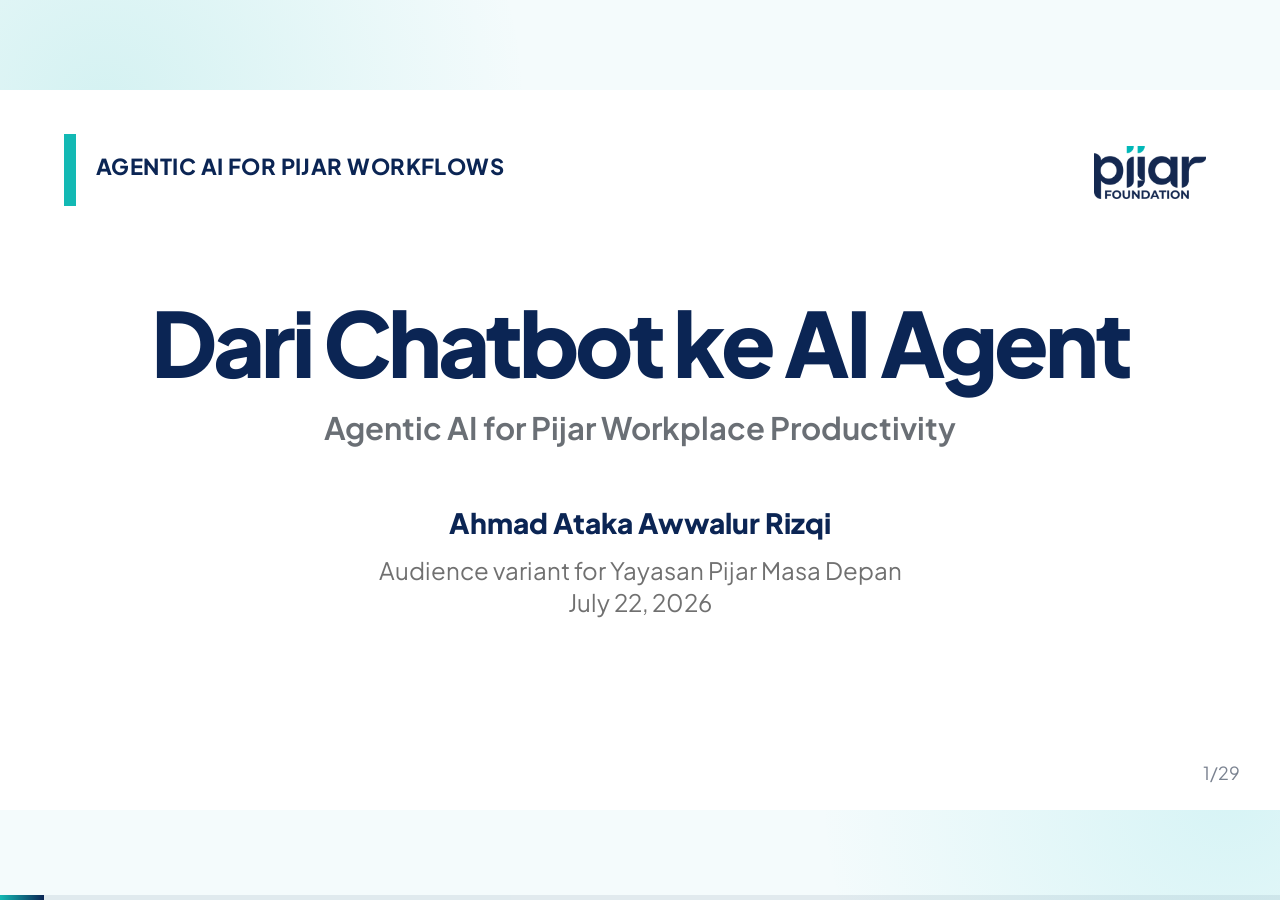
<file: pijar-ai/index.html>
<!doctype html>
<html lang="id">
<head>
  <meta charset="utf-8">
  <meta name="viewport" content="width=device-width, initial-scale=1">
  <title>Dari Chatbot ke AI Agent - Pijar</title>
  <link rel="preconnect" href="https://fonts.googleapis.com">
  <link rel="preconnect" href="https://fonts.gstatic.com" crossorigin>
  <link href="https://fonts.googleapis.com/css2?family=Plus+Jakarta+Sans:wght@400;500;650;750;800&display=swap" rel="stylesheet">
  <style>
    :root {
      --navy: #0b2554;
      --teal: #13b9b4;
      --teal-2: #2fcad0;
      --sky: #e8fbfc;
      --line: #cbecef;
      --ink: #10254b;
      --muted: #667085;
      --paper: #ffffff;
      --soft: #f6fbfc;
      --shadow: 0 18px 50px rgba(11, 37, 84, 0.13);
      --radius: 24px;
    }

    * { box-sizing: border-box; }

    html, body {
      margin: 0;
      min-height: 100%;
      background:
        radial-gradient(circle at 8% 12%, rgba(19, 185, 180, 0.14), transparent 30%),
        radial-gradient(circle at 96% 88%, rgba(47, 202, 208, 0.15), transparent 28%),
        #f4fbfc;
      color: var(--ink);
      font-family: Plus Jakarta Sans, Avenir Next, Helvetica Neue, Helvetica, Arial, sans-serif;
      overflow: hidden;
    }

    a { color: var(--navy); }

    .deck {
      width: 100vw;
      height: 100vh;
      position: relative;
    }

    .slide {
      display: none;
      width: min(1280px, 100vw);
      height: min(720px, 100vh);
      padding: 56px 72px 52px;
      margin: auto;
      inset: 0;
      position: absolute;
      background: var(--paper);
      border-radius: 0;
      overflow: hidden;
    }

    .slide.active { display: block; }

    .slide::before {
      content: "";
      position: absolute;
      top: 112px;
      left: 168px;
      right: 168px;
      height: 3px;
      background: var(--teal);
      border-radius: 999px;
    }

    .title-slide::before,
    .plain-slide::before { display: none; }

    .pijar-logo {
      position: absolute;
      top: 56px;
      right: 74px;
      width: 112px;
      height: auto;
    }

    .meme-slide {
      padding: 0;
      display: none;
      align-items: center;
      justify-content: center;
    }

    .meme-slide.active { display: flex !important; }

    .meme-slide img {
      width: auto;
      height: min(88vh, 640px);
      max-width: calc(100vw - 96px);
      max-height: calc(100vh - 72px);
      object-fit: contain;
      display: block;
    }

    .qr-slide {
      text-align: center;
      display: none;
      place-items: center;
      padding: 48px 72px;
    }

    .qr-slide.active { display: grid; }

    .qr-wrap {
      display: flex;
      flex-direction: column;
      align-items: center;
      gap: 34px;
    }

    .qr-wrap img {
      width: min(395px, 58vh);
      height: auto;
      display: block;
    }

    .qr-link {
      color: var(--navy);
      font-family: SFMono-Regular, Menlo, Consolas, monospace;
      font-size: 30px;
      line-height: 1.2;
      text-decoration: none;
    }

    .brand-tag {
      position: absolute;
      top: 62px;
      left: 96px;
      color: var(--navy);
      font-weight: 750;
      letter-spacing: 0.02em;
      font-size: 22px;
    }

    .brand-tag::before {
      content: "";
      width: 12px;
      height: 72px;
      background: var(--teal);
      position: absolute;
      left: -32px;
      top: -18px;
    }

    h1, h2, h3, p { margin-top: 0; }

    h1 {
      font-size: clamp(54px, 7vw, 94px);
      line-height: 0.98;
      color: var(--navy);
      letter-spacing: -0.045em;
      margin: 152px 0 22px;
      font-weight: 800;
    }

    h2 {
      text-align: center;
      font-size: 42px;
      color: var(--navy);
      letter-spacing: -0.025em;
      margin: 0 0 86px;
      font-weight: 800;
    }

    .long-title h2 { font-size: 39px; }

    .subtitle {
      font-size: 31px;
      color: #6a6f75;
      font-weight: 650;
      margin-bottom: 58px;
    }

    .author {
      font-size: 28px;
      color: var(--navy);
      font-weight: 800;
      margin-bottom: 14px;
    }

    .meta {
      font-size: 24px;
      color: #707070;
      line-height: 1.35;
    }

    .center { text-align: center; }

    .columns {
      display: grid;
      grid-template-columns: repeat(2, minmax(0, 1fr));
      gap: 36px;
      align-items: start;
    }

    .columns.three {
      grid-template-columns: repeat(3, minmax(0, 1fr));
      gap: 22px;
    }

    .columns.four {
      grid-template-columns: repeat(4, minmax(0, 1fr));
      gap: 18px;
    }

    .card, .callout, .mini-card {
      background: var(--sky);
      border: 1px solid var(--line);
      border-radius: 16px;
      box-shadow: 0 10px 26px rgba(11, 37, 84, 0.04);
      overflow: hidden;
    }

    .card-title {
      background: var(--teal);
      color: white;
      font-size: 28px;
      line-height: 1.12;
      padding: 12px 18px;
      font-weight: 800;
    }

    .card-title.navy { background: var(--navy); }

    .card-body {
      padding: 22px 26px 24px;
      font-size: 27px;
      line-height: 1.26;
    }

    .card-body.small { font-size: 21px; line-height: 1.3; }

    .mini-card {
      padding: 22px 18px;
      min-height: 128px;
      text-align: center;
    }

    .mini-card strong {
      display: block;
      color: var(--navy);
      font-size: 25px;
      margin-bottom: 10px;
    }

    .mini-card span {
      font-size: 18px;
      color: var(--muted);
      line-height: 1.28;
    }

    ul, ol {
      margin: 0;
      padding-left: 30px;
    }

    li {
      margin: 0 0 13px;
      font-size: 28px;
      line-height: 1.22;
    }

    .small-list li { font-size: 21px; margin-bottom: 9px; }

    li::marker { color: var(--teal); }

    .big-statement {
      width: min(860px, 88%);
      margin: 120px auto 0;
      text-align: center;
    }

    .big-statement .main {
      color: var(--navy);
      font-size: 58px;
      line-height: 1.05;
      font-weight: 900;
      letter-spacing: -0.035em;
      margin-bottom: 32px;
    }

    .big-statement .accent {
      color: var(--teal);
      font-size: 34px;
      line-height: 1.18;
      font-weight: 900;
      margin-bottom: 34px;
    }

    .quote-box {
      border: 1px solid var(--line);
      background: var(--sky);
      border-radius: 20px;
      padding: 34px;
      font-size: 31px;
      line-height: 1.24;
      font-weight: 750;
      color: var(--navy);
      box-shadow: var(--shadow);
    }

    .tool-row {
      display: grid;
      grid-template-columns: repeat(4, 1fr);
      gap: 28px;
      margin-top: -16px;
    }

    .tool {
      background: var(--soft);
      border: 1px solid var(--line);
      border-radius: 18px;
      padding: 28px 20px 24px;
      min-height: 236px;
      text-align: center;
    }

    .tool img {
      width: 58px;
      height: 58px;
      object-fit: contain;
      margin-bottom: 13px;
    }

    .tool strong {
      display: block;
      color: var(--navy);
      font-size: 22px;
      margin-bottom: 16px;
    }

    .tool p {
      font-size: 17px;
      color: #3c4f68;
      line-height: 1.25;
      margin: 0;
    }

    .code {
      background: #061935;
      color: #e9fcff;
      border-radius: 18px;
      padding: 28px 34px;
      font-family: SFMono-Regular, Menlo, Consolas, monospace;
      font-size: 22px;
      line-height: 1.34;
      white-space: pre-wrap;
      box-shadow: var(--shadow);
    }

    .screenshot {
      display: block;
      max-width: 78%;
      max-height: 420px;
      margin: -14px auto 20px;
      border-radius: 16px;
      box-shadow: var(--shadow);
    }

    .note {
      font-size: 17px;
      color: var(--muted);
      text-align: center;
    }

    .footer {
      position: absolute;
      right: 40px;
      bottom: 26px;
      font-size: 18px;
      color: #7a8290;
    }

    .progress {
      position: fixed;
      left: 0;
      bottom: 0;
      height: 5px;
      width: 100%;
      background: rgba(11, 37, 84, 0.08);
      z-index: 20;
    }

    .bar {
      height: 100%;
      width: 0%;
      background: linear-gradient(90deg, var(--teal), var(--navy));
      transition: width 220ms ease;
    }

    .controls {
      position: fixed;
      z-index: 30;
      left: 24px;
      bottom: 18px;
      display: flex;
      gap: 8px;
      opacity: 0;
      transition: opacity 180ms ease;
    }

    body:hover .controls { opacity: 1; }

    button, .button {
      border: 1px solid rgba(11, 37, 84, 0.14);
      background: rgba(255, 255, 255, 0.86);
      color: var(--navy);
      border-radius: 999px;
      padding: 8px 13px;
      font-weight: 800;
      font-size: 13px;
      text-decoration: none;
      cursor: pointer;
      backdrop-filter: blur(8px);
    }

    .overview {
      overflow: auto;
      background: #eef8fa;
    }

    .overview .deck {
      display: grid;
      grid-template-columns: repeat(auto-fill, minmax(300px, 1fr));
      gap: 24px;
      padding: 24px;
      height: auto;
      overflow: auto;
    }

    .overview .slide {
      display: block;
      position: relative;
      width: 300px;
      height: 169px;
      transform: none;
      padding: 18px;
      cursor: pointer;
      box-shadow: var(--shadow);
      border-radius: 10px;
    }

    .overview .slide::before,
    .overview .footer,
    .overview .pijar-logo,
    .overview .brand-tag { display: none; }

    .overview h1 { font-size: 27px; margin: 30px 0 8px; }
    .overview h2 { font-size: 18px; margin: 0 0 18px; }
    .overview li, .overview .card-body, .overview .mini-card span { font-size: 8px; }
    .overview .card-title { font-size: 10px; padding: 4px; }
    .overview .card-body { padding: 8px; }
    .overview .big-statement { margin-top: 28px; }
    .overview .big-statement .main { font-size: 16px; }
    .overview .big-statement .accent { font-size: 11px; }
    .overview .meme-slide,
    .overview .qr-slide { display: grid; padding: 0; }
    .overview .qr-wrap { gap: 8px; }
    .overview .qr-wrap img { width: 86px; }
    .overview .qr-link { font-size: 8px; }
    .overview .controls, .overview .progress { display: none; }

    .help {
      position: fixed;
      inset: 0;
      background: rgba(4, 16, 38, 0.72);
      color: white;
      z-index: 50;
      display: none;
      place-items: center;
    }

    .help.show { display: grid; }

    .help-card {
      width: min(680px, calc(100vw - 48px));
      background: white;
      color: var(--navy);
      border-radius: 24px;
      padding: 34px;
      box-shadow: var(--shadow);
    }

    .help-card h3 { font-size: 32px; margin-bottom: 18px; }
    .help-card p { font-size: 19px; line-height: 1.45; }

    @media (max-width: 900px) {
      html, body {
        overflow: hidden;
        min-height: 100dvh;
        background:
          radial-gradient(circle at 0% 0%, rgba(19, 185, 180, 0.16), transparent 34%),
          #f4fbfc;
      }

      .deck {
        width: 100%;
        height: 100dvh;
        padding: 12px 12px 82px;
        display: grid;
        place-items: center;
      }

      .slide {
        display: none !important;
        position: relative;
        inset: auto;
        width: min(100%, 680px);
        height: calc(100dvh - 104px);
        min-height: 0;
        margin: 0 auto;
        padding: 28px 22px 34px;
        overflow-y: auto;
        overscroll-behavior: contain;
        border-radius: 22px;
        box-shadow: 0 14px 34px rgba(11, 37, 84, 0.11);
      }

      .slide.active { display: block !important; }

      .slide::before {
        display: none;
      }

      .title-slide {
        min-height: 0;
      }

      h1 {
        margin-top: 132px;
        font-size: clamp(42px, 14vw, 62px);
        line-height: 1.02;
      }

      h2 {
        font-size: clamp(27px, 8vw, 36px);
        margin-bottom: 28px;
        padding-bottom: 18px;
        border-bottom: 2px solid var(--teal);
        line-height: 1.08;
      }

      .long-title h2 { font-size: clamp(25px, 7vw, 33px); }
      .subtitle { font-size: 22px; margin-bottom: 36px; }
      .author { font-size: 20px; }
      .meta { font-size: 17px; }
      .columns, .columns.three, .columns.four, .tool-row { grid-template-columns: 1fr; }
      .columns, .columns.three, .columns.four, .tool-row { gap: 18px; }
      .card-title { font-size: 22px; padding: 11px 15px; }
      .card-body, li { font-size: 20px; }
      .card-body { padding: 18px 18px 20px; }
      .card-body.small, .small-list li { font-size: 17px; }
      li { margin-bottom: 9px; }
      .brand-tag { left: 64px; font-size: 16px; }
      .pijar-logo { width: 82px; top: 46px; right: 30px; }
      .big-statement { margin: 32px auto 0; width: 100%; }
      .big-statement .main { font-size: 34px; }
      .big-statement .accent { font-size: 23px; }
      .quote-box { font-size: 24px; padding: 24px; }
      .mini-card { min-height: auto; }
      .tool-row { margin-top: 0; }
      .tool { min-height: auto; padding: 22px 18px; }
      .code { font-size: 15px; padding: 20px; overflow-x: auto; }
      .screenshot { max-width: 100%; max-height: none; margin: 0 auto 18px; }
      .note { font-size: 14px; }

      .meme-slide {
        height: calc(100dvh - 104px);
        padding: 16px !important;
        align-items: center;
        justify-content: center;
        overflow: hidden;
      }

      .meme-slide.active { display: flex !important; }

      .meme-slide img {
        width: 100%;
        height: auto;
        max-width: 420px;
        max-height: calc(100dvh - 136px);
        border-radius: 18px;
      }

      .qr-slide {
        height: calc(100dvh - 104px);
        padding: 42px 22px !important;
      }

      .qr-wrap { gap: 22px; }
      .qr-wrap img { width: min(78vw, 360px); }
      .qr-link { font-size: 20px; overflow-wrap: anywhere; }
      .footer, .progress { display: none; }

      .controls {
        opacity: 1;
        left: 50%;
        right: auto;
        bottom: max(14px, env(safe-area-inset-bottom));
        transform: translateX(-50%);
        display: flex;
        gap: 10px;
        padding: 8px;
        border: 1px solid rgba(11, 37, 84, 0.12);
        border-radius: 999px;
        background: rgba(255, 255, 255, 0.9);
        box-shadow: 0 12px 30px rgba(11, 37, 84, 0.16);
        backdrop-filter: blur(10px);
      }

      .controls::before {
        content: attr(data-progress);
        align-self: center;
        min-width: 48px;
        color: var(--navy);
        font-size: 14px;
        font-weight: 800;
        text-align: center;
      }

      .controls #overviewBtn,
      .controls #helpBtn,
      .controls .button {
        display: none;
      }

      button {
        font-size: 15px;
        padding: 11px 18px;
      }
    }
  </style>
</head>
<body>
  <main class="deck" id="deck">
    <section class="slide title-slide active">
      <div class="brand-tag">AGENTIC AI FOR PIJAR WORKFLOWS</div>
      <img class="pijar-logo" src="assets/pijar/pijar-logo.png" alt="Pijar Foundation">
      <div class="center">
        <h1>Dari Chatbot ke AI Agent</h1>
        <div class="subtitle">Agentic AI for Pijar Workplace Productivity</div>
        <div class="author">Ahmad Ataka Awwalur Rizqi</div>
        <div class="meta">Audience variant for Yayasan Pijar Masa Depan<br>July 22, 2026</div>
      </div>
      <div class="footer"></div>
    </section>

    <section class="slide plain-slide meme-slide">
      <img src="assets/pijar/microsoft-authenticator-joke.jpeg" alt="Microsoft Authenticator workplace joke">
    </section>

    <section class="slide plain-slide qr-slide">
      <div class="qr-wrap">
        <img src="assets/pijar/pijar-ai-qr.png" alt="QR code to Pijar AI slides">
        <a class="qr-link" href="https://ahmadataka.github.io/pijar-ai/">ahmadataka.github.io/pijar-ai/</a>
      </div>
    </section>

    <section class="slide">
      <h2>Pembuka</h2>
      <div class="columns">
        <div class="card">
          <div class="card-title">Pertanyaan cepat</div>
          <div class="card-body">
            Siapa yang sudah pakai ChatGPT atau Gemini untuk kerja program?
            <ul style="margin-top: 28px;">
              <li>merapikan update mitra?</li>
              <li>menyusun brief program?</li>
              <li>membuat draft policy note?</li>
              <li>tapi apakah workflow tim benar-benar berubah?</li>
            </ul>
          </div>
        </div>
        <div class="quote-box center">
          Impact sudah jalan.<br>
          <span style="color: var(--teal);">Workflow bisa makin cerdas.</span>
          <p style="font-size: 24px; color: var(--muted); margin-top: 28px;">AI bukan gimmick,<br>tapi leverage untuk koordinasi.</p>
        </div>
      </div>
      <div class="footer"></div>
    </section>

    <section class="slide">
      <h2>Pesan Utama Talk Ini</h2>
      <div class="big-statement">
        <div class="main">AI yang berguna bukan<br>yang paling canggih.</div>
        <div class="accent">AI yang berguna adalah yang masuk ke ritme kerja program dengan aman dan jelas.</div>
        <p class="meta">Fokus kita: mempercepat kerja lintas program, mitra, riset, komunikasi, dan evaluasi.</p>
      </div>
      <div class="footer"></div>
    </section>

    <section class="slide long-title">
      <h2>Konteks Pijar: Banyak Knowledge, Banyak Koordinasi</h2>
      <div class="columns">
        <div class="card">
          <div class="card-title">Dari konteks publik Pijar</div>
          <div class="card-body small">
            <ul>
              <li>Pijar memosisikan diri sebagai katalis untuk Indonesia 2045.</li>
              <li>Fokus tematiknya mencakup Future Talent dan Future Planet.</li>
              <li>Program seperti Future Skills, Global Future X, dan Future Lestari membutuhkan orkestrasi multi-stakeholder.</li>
            </ul>
          </div>
        </div>
        <div class="card">
          <div class="card-title navy">Konsekuensi workflow</div>
          <div class="card-body small">
            <ul>
              <li>Banyak catatan program, update mitra, data kegiatan, dan brief strategis.</li>
              <li>Nilai AI muncul saat membantu menyambungkan dokumen, konteks, dan tindak lanjut.</li>
              <li>Kuncinya bukan otomatisasi penuh, tetapi koordinasi yang lebih cepat dan konsisten.</li>
            </ul>
          </div>
        </div>
      </div>
      <p class="note" style="margin-top: 22px;">Disarikan dari laman publik Pijar Foundation dan publikasi program Future Talent Hub/Impact Leaders Fellowship.</p>
      <div class="footer"></div>
    </section>

    <section class="slide long-title">
      <h2>Hasil Review Referensi: Apa Lesson Learned-nya?</h2>
      <div class="columns">
        <div class="card">
          <div class="card-title">Adopsi dan produktivitas</div>
          <div class="card-body small">
            <ul>
              <li>McKinsey (2025): value muncul saat workflow, KPI, dan cara kerja ikut didesain ulang.</li>
              <li>Microsoft WTI (2025): kerja bergeser ke human-agent teams.</li>
              <li>BCG AI at Work (2025): adopsi naik, tetapi training dan trust masih jadi gap.</li>
            </ul>
          </div>
        </div>
        <div class="card">
          <div class="card-title navy">Cara pakai yang lebih aman</div>
          <div class="card-body small">
            <ul>
              <li>NIST AI RMF: govern, map, measure, manage.</li>
              <li>OpenAI guidance: use case jelas, konteks cukup, batas data, review manusia.</li>
              <li>Benang merah: AI butuh konteks, batasan, dan evaluasi.</li>
            </ul>
          </div>
        </div>
      </div>
      <div class="footer"></div>
    </section>

    <section class="slide">
      <h2>Dari Chatbot ke Agent: Mulai dari Obrolan</h2>
      <div class="columns">
        <div class="card">
          <div class="card-title">Chatbot</div>
          <div class="card-body">Pola: kita bertanya, AI menjawab.</div>
        </div>
        <div>
          <div class="quote-box">“Tolong jelaskan cara membuat notulen yang baik.”</div>
          <ul style="margin-top: 30px;">
            <li>hasilnya informatif</li>
            <li>belum tentu langsung siap pakai</li>
            <li>kita masih mengerjakan langkah berikutnya</li>
          </ul>
        </div>
      </div>
      <div class="footer"></div>
    </section>

    <section class="slide">
      <h2>Dari Chatbot ke Agent: Delegasi ke Asisten</h2>
      <div class="columns">
        <div class="card">
          <div class="card-title">Agent</div>
          <div class="card-body">Pola: kita memberi tujuan, konteks, batasan, lalu review hasilnya.</div>
        </div>
        <div>
          <div class="quote-box" style="font-size: 27px;">“Baca catatan rapat ini, susun minutes, buat task list, tandai owner yang belum jelas, dan siapkan draft email follow-up.”</div>
          <ul style="margin-top: 30px;">
            <li>ada rangkaian langkah</li>
            <li>ada output kerja</li>
            <li>ada review manusia</li>
          </ul>
        </div>
      </div>
      <div class="footer"></div>
    </section>

    <section class="slide">
      <h2>Kenapa Belum Optimal?</h2>
      <div class="columns">
        <div class="card">
          <div class="card-title">Pola yang sering terjadi</div>
          <div class="card-body">
            <ul>
              <li>dipakai hanya saat buntu</li>
              <li>prompt terlalu umum</li>
              <li>output langsung diterima</li>
              <li>use case tidak dekat dengan role</li>
            </ul>
          </div>
        </div>
        <div class="card">
          <div class="card-title navy">Akibatnya</div>
          <div class="card-body">
            <ul>
              <li>hasil generik</li>
              <li>sulit dipakai ulang</li>
              <li>tidak ada standar tim</li>
              <li>manfaatnya terasa acak</li>
            </ul>
          </div>
        </div>
      </div>
      <div class="footer"></div>
    </section>

    <section class="slide">
      <h2>Prinsip: AI Masuk ke Ritme Kerja</h2>
      <div class="columns four">
        <div class="mini-card"><strong>1. Repetitif</strong><span>mulai dari tugas yang sering diulang</span></div>
        <div class="mini-card"><strong>2. Output jelas</strong><span>draft, tabel, checklist, ringkasan</span></div>
        <div class="mini-card"><strong>3. Review manusia</strong><span>AI membantu, manusia memutuskan</span></div>
        <div class="mini-card"><strong>4. Ukur</strong><span>waktu, kualitas, error, follow-up</span></div>
      </div>
      <div class="quote-box" style="margin-top: 56px; font-size: 29px;">Kalau tugasnya sering diulang, lintas dokumen, melibatkan banyak mitra, dan punya format output jelas, itu kandidat bagus untuk AI Agent.</div>
      <div class="footer"></div>
    </section>

    <section class="slide">
      <h2>Contoh Praktik untuk Konteks Pijar</h2>
      <div class="columns three">
        <div class="card"><div class="card-title">Program</div><div class="card-body"><ul><li>weekly program brief</li><li>laporan kegiatan</li><li>ringkasan feedback</li><li>checklist tindak lanjut</li></ul></div></div>
        <div class="card"><div class="card-title">Policy/Research</div><div class="card-body"><ul><li>policy memo</li><li>stakeholder map</li><li>synthesis desk research</li><li>issue brief</li></ul></div></div>
        <div class="card"><div class="card-title">Partnership/Comms</div><div class="card-body"><ul><li>donor/partner update</li><li>email follow-up</li><li>event recap</li><li>narrative alignment</li></ul></div></div>
      </div>
      <div class="footer"></div>
    </section>

    <section class="slide">
      <h2>4 Level Cara Kerja dengan AI</h2>
      <div class="columns four">
        <div class="mini-card"><strong>1. Ask AI</strong><span>bertanya sesekali</span></div>
        <div class="mini-card"><strong>2. Assist Me</strong><span>draft, ringkas, revisi</span></div>
        <div class="mini-card"><strong>3. Work With Me</strong><span>workflow berulang</span></div>
        <div class="mini-card" style="border-color: var(--teal);"><strong>4. Delegate</strong><span>tujuan, batasan, review</span></div>
      </div>
      <div class="quote-box" style="margin-top: 70px;">Anda sekarang ada di level mana? Tim Anda mayoritas ada di level mana?</div>
      <div class="footer"></div>
    </section>

    <section class="slide">
      <h2>Desain Workflow Agentic</h2>
      <div class="columns four">
        <div class="mini-card"><strong>Input</strong><span>data, catatan, dokumen</span></div>
        <div class="mini-card"><strong>Steps</strong><span>baca, cek, susun, tandai</span></div>
        <div class="mini-card"><strong>Output</strong><span>draft, task list, checklist</span></div>
        <div class="mini-card"><strong>Review</strong><span>manusia cek dan putuskan</span></div>
      </div>
      <div class="columns" style="margin-top: 46px;">
        <div class="card"><div class="card-title">Contoh: program brief mingguan</div><div class="card-body"><ul><li>data kegiatan</li><li>update mitra</li><li>target indikator</li></ul></div></div>
        <div class="card"><div class="card-title navy">Batasan</div><div class="card-body">Jangan mengarang capaian. Tandai data, persetujuan, atau narasi yang belum final.</div></div>
      </div>
      <div class="footer"></div>
    </section>

    <section class="slide">
      <h2>Prompt yang Siap Dipakai</h2>
      <div class="columns">
        <div class="card"><div class="card-title">Struktur</div><div class="card-body"><ul><li><strong>Goal</strong>: hasil akhir</li><li><strong>Context</strong>: data/file/sumber</li><li><strong>Constraints</strong>: aturan dan batasan</li><li><strong>Done when</strong>: definisi selesai</li></ul></div></div>
        <div class="quote-box">Minta AI menandai bagian yang tidak yakin, bukan menutupinya dengan bahasa yang rapi.</div>
      </div>
      <div class="footer"></div>
    </section>

    <section class="slide">
      <h2>Template Instruksi Agent</h2>
      <div class="code">Goal:
  Bantu saya membuat [output kerja].

Context:
  Gunakan [dokumen/data/catatan] berikut.

Constraints:
  - Jangan mengarang data.
  - Tandai informasi yang belum lengkap.
  - Gunakan bahasa [formal/ringkas/ramah].

Done when:
  Output berisi draft, checklist revisi,
  dan daftar data yang masih perlu ditanyakan.</div>
      <div class="footer"></div>
    </section>

    <section class="slide">
      <h2>Etika dan Safety Harian</h2>
      <div class="columns">
        <div class="card"><div class="card-title">Boleh</div><div class="card-body"><ul><li>ringkas dokumen umum</li><li>draft awal</li><li>cek konsistensi</li><li>buat alternatif kalimat</li></ul></div></div>
        <div class="card"><div class="card-title navy">Hati-hati</div><div class="card-body"><ul><li>data pribadi/sensitif</li><li>keputusan keuangan/legal</li><li>klaim faktual tanpa sumber</li><li>output yang langsung dikirim</li></ul></div></div>
      </div>
      <div class="footer"></div>
    </section>

    <section class="slide">
      <h2>Tool Landscape: Pilih Sesuai Tugas</h2>
      <div class="tool-row">
        <div class="tool"><img src="assets/tool-logos/chatgpt-real.png" alt=""><strong>ChatGPT</strong><p>General assistant: ide, draft, tanya-jawab, analisis cepat.</p></div>
        <div class="tool"><img src="assets/tool-logos/gemini-real.png" alt=""><strong>Gemini</strong><p>Kuat saat kerja dekat dengan Google Workspace dan pencarian.</p></div>
        <div class="tool"><img src="assets/tool-logos/claude-real.png" alt=""><strong>Claude</strong><p>Dokumen panjang, reasoning, analisis kebijakan, editing naskah.</p></div>
        <div class="tool"><img src="assets/tool-logos/codex-real.png" alt=""><strong>Codex</strong><p>Agentic workbench: file, folder, otomasi, build, render, test.</p></div>
      </div>
      <div class="quote-box" style="margin-top: 32px; font-size: 25px;">Ini bukan perbandingan apple-to-apple. Bandingkan berdasarkan jenis tugas.</div>
      <div class="footer"></div>
    </section>

    <section class="slide">
      <h2>Codex dan Claude: Dua Mode Bantuan</h2>
      <div class="columns">
        <div class="card"><div class="card-title">Claude cocok untuk</div><div class="card-body"><ul><li>membaca dokumen panjang</li><li>analisis kebijakan</li><li>merapikan reasoning</li><li>menyusun argumen</li></ul></div></div>
        <div class="card"><div class="card-title navy">Codex cocok untuk</div><div class="card-body"><ul><li>bekerja dengan folder/file</li><li>membuat template berulang</li><li>otomasi kecil</li><li>cek hasil lewat build/render/test</li></ul></div></div>
      </div>
      <p class="note" style="margin-top: 34px;">Codex efektif saat diperlakukan seperti teammate: diberi konteks, batasan, dan definisi selesai.</p>
      <div class="footer"></div>
    </section>

    <section class="slide">
      <h2>Cara Membuka Codex</h2>
      <div class="columns">
        <div class="card"><div class="card-title">Untuk kebanyakan peserta</div><div class="card-body"><ol><li>Buka <code>chatgpt.com/download</code>.</li><li>Install ChatGPT desktop.</li><li>Login, lalu buka <strong>Codex</strong>.</li></ol></div></div>
        <div class="card"><div class="card-title navy">Alternatif</div><div class="card-body">Buka <code>chatgpt.com/codex/</code> lewat browser. Pengguna teknis bisa memakai Codex CLI atau IDE extension.</div></div>
      </div>
      <div class="footer"></div>
    </section>

    <section class="slide">
      <h2>Tampilan Codex</h2>
      <img class="screenshot" src="assets/screenshots/codex-real-public.png" alt="Tampilan Codex">
      <p class="note">Contoh tampilan publik Codex. Intinya: beri task, hubungkan konteks kerja, lalu review output/diff/log sebelum dipakai.</p>
      <div class="footer"></div>
    </section>

    <section class="slide">
      <h2>Instruksi Codex yang Baik</h2>
      <div class="code">Goal: Buat template brief mingguan untuk tim program.

Context: Gunakan update program, data kegiatan,
catatan mitra, dan target indikator.

Constraints: Bahasa ringkas untuk pimpinan,
jangan mengarang angka atau approval.

Done when: Ada brief markdown, action list,
risiko, dan data yang masih kurang.</div>
      <div class="footer"></div>
    </section>

    <section class="slide">
      <h2>Menu Demo</h2>
      <div class="columns">
        <div class="card"><div class="card-title">Demo ringan</div><div class="card-body"><ul><li>update mitra → action summary</li><li>catatan program → minutes</li><li>data kegiatan → program brief</li></ul></div></div>
        <div class="card"><div class="card-title navy">Demo agentic</div><div class="card-body"><ul><li>mini-agent koordinasi program</li><li>template workflow</li><li>policy/partner brief helper</li></ul></div></div>
      </div>
      <div class="footer"></div>
    </section>

    <section class="slide">
      <h2>Demo 1: Minutes dan Task List</h2>
      <div class="columns three">
        <div class="card"><div class="card-title">Input</div><div class="card-body">Catatan rapat mentah</div></div>
        <div class="card"><div class="card-title">Proses AI</div><div class="card-body">Kelompokkan keputusan dan tugas</div></div>
        <div class="card"><div class="card-title navy">Output</div><div class="card-body">Minutes, owner, deadline, risiko</div></div>
      </div>
      <div class="quote-box" style="margin-top: 52px; font-size: 28px;">Data apa yang belum jelas? Siapa owner yang belum disebut? Deadline mana yang masih asumsi?</div>
      <p class="note" style="margin-top: 22px;">
        <a class="button" href="demo-materials/prompt-cards.md">Prompt 1</a>
        <a class="button" href="demo-materials/01-program-update-raw.md">Bahan demo</a>
      </p>
      <div class="footer"></div>
    </section>

    <section class="slide">
      <h2>Demo 2: Draft Program Brief</h2>
      <div class="columns">
        <div class="card"><div class="card-title">Input</div><div class="card-body"><ul><li>data kegiatan</li><li>indikator program</li><li>catatan mitra/lapangan</li><li>risiko dan blocker</li></ul></div></div>
        <div class="card"><div class="card-title navy">Output</div><div class="card-body"><ul><li>executive brief</li><li>capaian</li><li>kendala</li><li>data yang belum lengkap</li></ul></div></div>
      </div>
      <p class="note" style="margin-top: 30px;">
        <a class="button" href="demo-materials/prompt-cards.md">Prompt 1</a>
        <a class="button" href="demo-materials/01-program-update-raw.md">Update mentah</a>
        <a class="button" href="demo-materials/03-program-activities.csv">Data kegiatan</a>
        <a class="button" href="demo-materials/04-program-indicators.md">Indikator</a>
      </p>
      <div class="footer"></div>
    </section>

    <section class="slide">
      <h2>Demo 3: Mini-Agent untuk Koordinasi</h2>
      <div class="quote-box" style="font-size: 29px; max-width: 860px; margin: 34px auto 0; text-align: left;">
        <strong>Peran agent:</strong> Asisten koordinator program.<br>
        <strong>Tugas:</strong> Mengubah update program, mitra, dan indikator menjadi prioritas minggu ini.<br>
        <strong>Batasan:</strong> Jangan membuat keputusan final. Tandai risiko, approval, dan data kurang.<br>
        <strong>Output:</strong> 5 prioritas, owner, deadline, blockers, pertanyaan follow-up.
      </div>
      <p class="note" style="margin-top: 24px;">
        <a class="button" href="demo-materials/prompt-cards.md">Prompt 3</a>
        <a class="button" href="demo-materials/01-program-update-raw.md">Update</a>
        <a class="button" href="demo-materials/02-partner-email.md">Email mitra</a>
        <a class="button" href="demo-materials/03-program-activities.csv">Data</a>
        <a class="button" href="demo-materials/04-program-indicators.md">Indikator</a>
      </p>
      <div class="footer"></div>
    </section>

    <section class="slide">
      <h2>Checklist Mulai Besok</h2>
      <ol style="max-width: 860px; margin: 0 auto;">
        <li>Pilih satu tugas berulang.</li>
        <li>Tulis output yang diinginkan.</li>
        <li>Kumpulkan contoh input dan output lama.</li>
        <li>Buat instruksi: Goal, Context, Constraints, Done when.</li>
        <li>Uji 3 kali, revisi prompt, simpan template.</li>
        <li>Sepakati bagian mana yang wajib dicek manusia.</li>
      </ol>
      <div class="footer"></div>
    </section>

    <section class="slide">
      <h2>Take-home Messages</h2>
      <ol style="max-width: 900px; margin: 0 auto;">
        <li>AI bukan sekadar tempat bertanya.</li>
        <li>Nilainya muncul saat AI masuk ke ritme kerja program.</li>
        <li>Pengguna produktif adalah pengarah AI Agent.</li>
        <li>Tim perlu membuat contoh, template, dan kebiasaan review lintas program.</li>
        <li>Manusia tetap bertanggung jawab atas kualitas, keputusan, dan etika.</li>
      </ol>
      <div class="footer"></div>
    </section>

    <section class="slide">
      <h2>Materi dan Demo</h2>
      <div class="columns">
        <div class="card">
          <div class="card-title">Akses cepat</div>
          <div class="card-body">
            <ul>
              <li><a href="agentic-ai-workplace-pijar-talk.pdf">PDF slide Pijar</a></li>
              <li><a href="demo-materials/prompt-cards.md">Prompt cards demo</a></li>
              <li><a href="demo-materials/README.md">Demo materials</a></li>
            </ul>
          </div>
        </div>
        <div class="card">
          <div class="card-title navy">Referensi Singkat</div>
          <div class="card-body small">
            Microsoft WTI 2025, McKinsey State of AI, BCG AI at Work 2025, NIST AI RMF, OpenAI Codex manual, dan laman publik Pijar Foundation.
          </div>
        </div>
      </div>
      <div class="footer"></div>
    </section>
  </main>

  <div class="controls">
    <button id="prevBtn">Prev</button>
    <button id="nextBtn">Next</button>
    <button id="overviewBtn">Overview</button>
    <button id="helpBtn">Help</button>
    <a class="button" href="agentic-ai-workplace-pijar-talk.pdf">PDF</a>
  </div>

  <div class="progress"><div class="bar" id="bar"></div></div>

  <div class="help" id="help">
    <div class="help-card">
      <h3>Keyboard</h3>
      <p><strong>→ / Space</strong>: next slide<br><strong>←</strong>: previous slide<br><strong>O</strong>: overview<br><strong>H / ?</strong>: help<br><strong>F</strong>: fullscreen<br><strong>Esc</strong>: close overlay</p>
      <p>Peserta bisa membuka file ini langsung di browser. Link PDF dan demo materials ada di slide terakhir.</p>
    </div>
  </div>

  <script>
    const slides = [...document.querySelectorAll('.slide')];
    const bar = document.getElementById('bar');
    const help = document.getElementById('help');
    let index = Math.max(0, Number(location.hash.replace('#', '')) - 1 || 0);

    function render() {
      slides.forEach((slide, i) => {
        slide.classList.toggle('active', i === index);
        const footer = slide.querySelector('.footer');
        if (footer) footer.textContent = `${i + 1}/${slides.length}`;
      });
      bar.style.width = `${((index + 1) / slides.length) * 100}%`;
      document.querySelector('.controls').dataset.progress = `${index + 1}/${slides.length}`;
      if (!document.body.classList.contains('overview')) {
        history.replaceState(null, '', `#${index + 1}`);
      }
    }

    function next() {
      index = Math.min(slides.length - 1, index + 1);
      render();
    }

    function prev() {
      index = Math.max(0, index - 1);
      render();
    }

    function toggleOverview() {
      document.body.classList.toggle('overview');
      if (!document.body.classList.contains('overview')) render();
    }

    slides.forEach((slide, i) => {
      slide.addEventListener('click', () => {
        if (document.body.classList.contains('overview')) {
          index = i;
          document.body.classList.remove('overview');
          render();
        }
      });
    });

    document.getElementById('nextBtn').onclick = next;
    document.getElementById('prevBtn').onclick = prev;
    document.getElementById('overviewBtn').onclick = toggleOverview;
    document.getElementById('helpBtn').onclick = () => help.classList.add('show');
    help.addEventListener('click', () => help.classList.remove('show'));

    document.addEventListener('keydown', event => {
      if (event.key === 'Escape') {
        help.classList.remove('show');
        document.body.classList.remove('overview');
        render();
        return;
      }
      if (event.key === 'ArrowRight' || event.key === ' ' || event.key === 'PageDown') next();
      if (event.key === 'ArrowLeft' || event.key === 'PageUp') prev();
      if (event.key.toLowerCase() === 'o') toggleOverview();
      if (event.key.toLowerCase() === 'h' || event.key === '?') help.classList.toggle('show');
      if (event.key.toLowerCase() === 'f') document.documentElement.requestFullscreen?.();
    });

    render();
  </script>
</body>
</html>
</file>
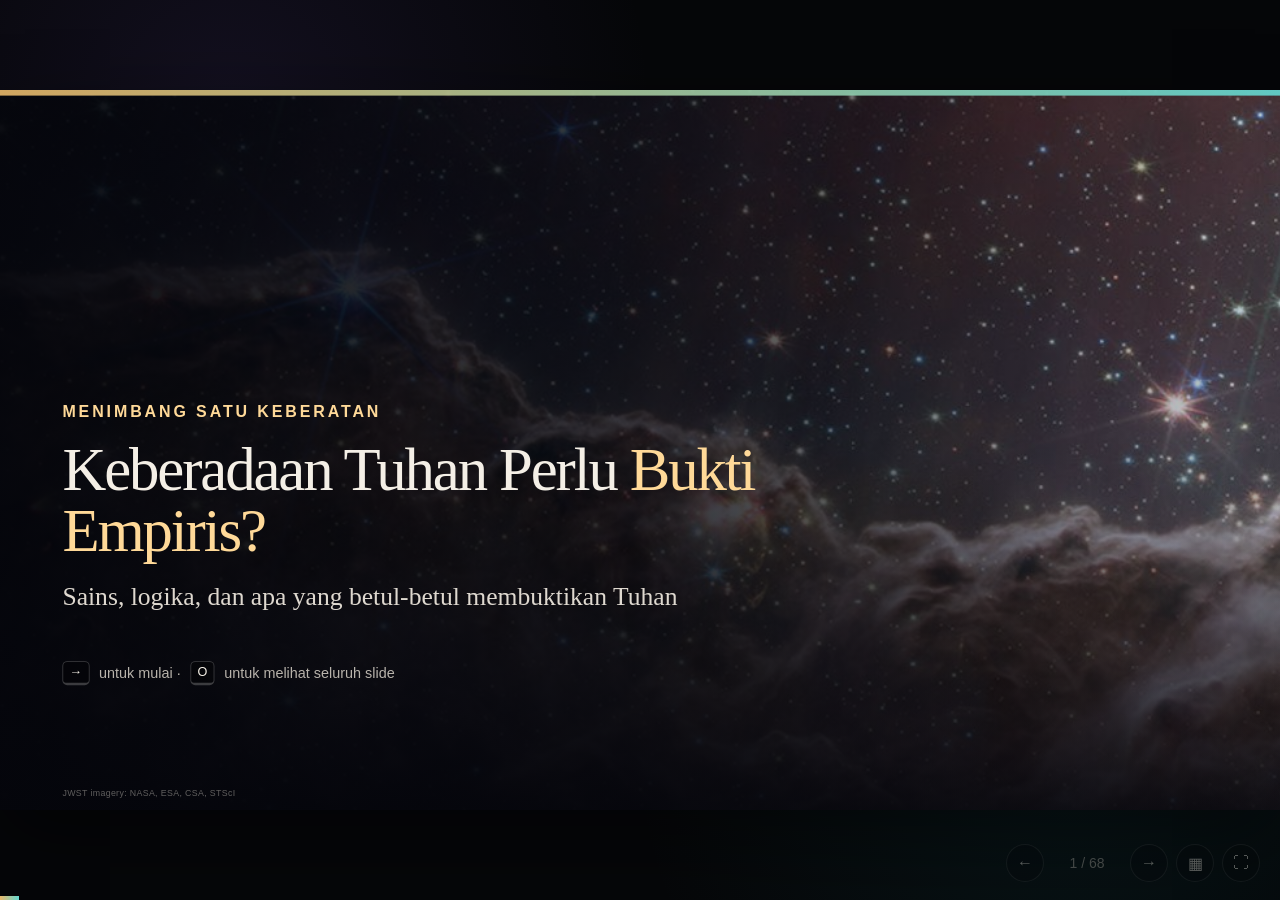
<file: tuhan-bukti-empiris/index.html>
<!doctype html>
<html lang="id">
<head>
  <meta charset="utf-8">
  <meta name="viewport" content="width=device-width, initial-scale=1">
  <meta name="description" content="Slide interaktif respons atas klaim bahwa keberadaan Tuhan memerlukan bukti empiris.">
  <title>Keberadaan Tuhan Perlu Bukti Empiris?</title>
  <style>
    :root {
      color-scheme: dark;
      --ink: #f4efe6;
      --muted: #b8b3ab;
      --dim: #77736d;
      --night: #080a10;
      --night-2: #10141d;
      --paper: #171a22;
      --line: rgba(244, 239, 230, .18);
      --gold: #e8b86a;
      --gold-2: #ffd998;
      --cyan: #63d8d1;
      --red: #ff7f73;
      --green: #82d49a;
      --violet: #b7a2ff;
      --shadow: 0 32px 90px rgba(0, 0, 0, .42);
      --serif: Georgia, "Times New Roman", serif;
      --sans: "Aptos", "Segoe UI", Arial, sans-serif;
    }

    * { box-sizing: border-box; }
    html, body { width: 100%; height: 100%; margin: 0; overflow: hidden; }
    body {
      background: #040507;
      color: var(--ink);
      font-family: var(--sans);
      -webkit-font-smoothing: antialiased;
    }

    a { color: inherit; }
    button { font: inherit; }

    #stage {
      position: fixed;
      inset: 0;
      display: grid;
      place-items: center;
      background:
        radial-gradient(circle at 18% 12%, rgba(80, 57, 135, .18), transparent 32%),
        radial-gradient(circle at 84% 82%, rgba(19, 120, 125, .12), transparent 34%),
        #050608;
    }

    #deck {
      position: absolute;
      left: 0;
      top: 0;
      width: 1600px;
      height: 900px;
      transform-origin: top left;
      background: var(--night);
      box-shadow: var(--shadow);
      overflow: hidden;
    }

    .slide {
      --slide-image: url("./assets/cosmic-cliffs.jpg");
      position: absolute;
      inset: 0;
      display: none;
      padding: 64px 78px 54px;
      overflow: hidden;
      background-image:
        linear-gradient(108deg, rgba(6, 8, 14, .97) 0%, rgba(6, 8, 14, .91) 54%, rgba(6, 8, 14, .76) 100%),
        var(--slide-image);
      background-size: cover;
      background-position: center;
      isolation: isolate;
    }

    .slide:nth-of-type(3n + 2) {
      --slide-image: url("./assets/pillars-of-creation.jpg");
      background-position: center 38%;
    }
    .slide:nth-of-type(3n) {
      --slide-image: url("./assets/southern-ring.jpg");
      background-position: center;
    }

    .slide.active { display: flex; flex-direction: column; }

    .slide::before {
      content: "";
      position: absolute;
      left: 0;
      right: 0;
      top: 0;
      height: 5px;
      background: linear-gradient(90deg, var(--gold), var(--cyan));
      opacity: .9;
      z-index: -1;
    }

    .cover {
      justify-content: flex-end;
      background-image:
        linear-gradient(90deg, rgba(4, 5, 11, .97) 0%, rgba(4, 5, 11, .78) 50%, rgba(4, 5, 11, .18) 100%),
        linear-gradient(0deg, rgba(4, 5, 11, .9) 0%, transparent 52%),
        url("./assets/cosmic-cliffs.jpg");
      background-size: cover;
      background-position: center;
    }

    .cover::before { height: 7px; }
    .cover-copy { max-width: 950px; margin-bottom: 84px; }
    .eyebrow {
      margin: 0 0 22px;
      color: var(--gold-2);
      font-size: 20px;
      font-weight: 750;
      letter-spacing: .18em;
      text-transform: uppercase;
    }
    h1, h2, h3, p { margin-top: 0; }
    h1 {
      max-width: 980px;
      margin-bottom: 24px;
      font-family: var(--serif);
      font-size: 76px;
      font-weight: 500;
      line-height: 1.01;
      letter-spacing: -.035em;
    }
    .cover h1 em { color: var(--gold-2); font-style: normal; }
    .subtitle {
      max-width: 820px;
      color: #ded8cf;
      font-family: var(--serif);
      font-size: 32px;
      line-height: 1.28;
    }
    .cover-note {
      display: inline-flex;
      align-items: center;
      gap: 12px;
      margin-top: 28px;
      color: var(--muted);
      font-size: 18px;
    }
    .cover-note kbd, .help kbd {
      border: 1px solid rgba(255,255,255,.22);
      border-bottom-width: 3px;
      border-radius: 6px;
      padding: 4px 8px;
      background: rgba(0,0,0,.3);
      color: var(--ink);
      font-family: var(--sans);
      font-size: .88em;
    }

    .slide-head {
      display: grid;
      grid-template-columns: minmax(0, 1fr) auto;
      align-items: start;
      gap: 36px;
      margin-bottom: 30px;
    }
    .slide-no {
      padding-top: 8px;
      color: var(--dim);
      font-size: 18px;
      font-variant-numeric: tabular-nums;
      letter-spacing: .12em;
    }
    h2 {
      margin-bottom: 0;
      font-family: var(--serif);
      font-size: 47px;
      font-weight: 500;
      line-height: 1.07;
      letter-spacing: -.025em;
    }
    h3 {
      margin-bottom: 13px;
      color: var(--gold-2);
      font-size: 18px;
      font-weight: 800;
      letter-spacing: .12em;
      text-transform: uppercase;
    }
    .lede {
      max-width: 1200px;
      color: #d5d0c8;
      font-family: var(--serif);
      font-size: 27px;
      line-height: 1.35;
    }
    .accent { color: var(--gold-2); }
    .cyan { color: var(--cyan); }
    .red { color: var(--red); }
    .green { color: var(--green); }
    .violet { color: var(--violet); }
    .muted { color: var(--muted); }
    .small { font-size: .84em; }

    .split {
      display: grid;
      grid-template-columns: 1.05fr .95fr;
      gap: 54px;
      min-height: 0;
      flex: 1;
    }
    .split.equal { grid-template-columns: 1fr 1fr; }
    .split.wide-left { grid-template-columns: 1.22fr .78fr; }
    .column { min-width: 0; }

    .rule {
      width: 100%;
      height: 1px;
      margin: 24px 0;
      background: linear-gradient(90deg, var(--line), transparent);
    }
    .quote {
      max-width: 1150px;
      padding-left: 32px;
      border-left: 5px solid var(--gold);
      color: #f3ede4;
      font-family: var(--serif);
      font-size: 32px;
      line-height: 1.32;
    }
    .big-statement {
      max-width: 1310px;
      margin: auto 0;
      font-family: var(--serif);
      font-size: 47px;
      line-height: 1.24;
      letter-spacing: -.015em;
    }

    .takeaway {
      position: relative;
      padding: 28px 0 28px 34px;
      border-left: 5px solid var(--cyan);
      color: #ece7de;
      font-size: 27px;
      line-height: 1.35;
    }
    .takeaway strong { color: var(--cyan); }

    .argument-slide .slide-head { margin-bottom: 22px; }
    .argument-grid {
      display: grid;
      grid-template-columns: 340px minmax(0, 1fr) 390px;
      gap: 28px;
      align-items: stretch;
      flex: 1;
      min-height: 0;
      margin-bottom: 18px;
    }
    .argument-grid.two {
      grid-template-columns: minmax(0, 1.38fr) minmax(0, .62fr);
    }
    .argument-intro,
    .evaluation {
      padding-top: 18px;
      border-top: 1px solid var(--line);
    }
    .argument-slide .logic {
      gap: 13px;
      padding: 18px 24px;
    }
    .argument-slide .premise,
    .argument-slide .conclusion {
      padding-top: 14px;
      padding-bottom: 14px;
      font-size: 19px;
      line-height: 1.3;
    }
    .argument-slide .premise .symbol,
    .argument-slide .conclusion .symbol { top: 13px; }
    .argument-slide .therefore { height: 14px; }
    .argument-intro p,
    .evaluation p,
    .evaluation li {
      color: #d6d0c7;
      font-size: 20px;
      line-height: 1.42;
    }
    .argument-intro p { font-family: var(--serif); font-size: 24px; }
    .evaluation ul { margin: 0; padding-left: 22px; }
    .evaluation li + li { margin-top: 11px; }
    .verdict {
      display: inline-block;
      margin-bottom: 18px;
      padding: 6px 10px;
      border-left: 4px solid currentColor;
      color: var(--red);
      background: rgba(255,255,255,.035);
      font-size: 15px;
      font-weight: 850;
      letter-spacing: .1em;
      text-transform: uppercase;
    }
    .verdict.accept { color: var(--green); }
    .verdict.revise { color: var(--gold-2); }

    .logic {
      position: relative;
      display: flex;
      flex-direction: column;
      justify-content: center;
      gap: 18px;
      min-width: 0;
      padding: 22px 30px;
      border: 1px solid rgba(255,255,255,.09);
      background:
        radial-gradient(circle at 92% 10%, rgba(99,216,209,.12), transparent 28%),
        rgba(7, 9, 15, .68);
      backdrop-filter: blur(7px);
    }
    .logic-label {
      position: absolute;
      top: 16px;
      right: 18px;
      color: var(--dim);
      font-size: 14px;
      font-weight: 800;
      letter-spacing: .09em;
      text-transform: uppercase;
    }
    .premise,
    .conclusion {
      position: relative;
      padding: 17px 20px 17px 72px;
      border-left: 3px solid var(--violet);
      background: rgba(183,162,255,.07);
      color: #f0ebe3;
      font-size: 20px;
      line-height: 1.36;
    }
    .premise .symbol,
    .conclusion .symbol {
      position: absolute;
      left: 17px;
      top: 16px;
      display: grid;
      width: 40px;
      height: 30px;
      place-items: center;
      border: 1px solid currentColor;
      border-radius: 18px;
      color: var(--violet);
      font-size: 12px;
      font-weight: 850;
    }
    .conclusion {
      border-left-color: var(--cyan);
      background: rgba(99,216,209,.08);
    }
    .conclusion .symbol { color: var(--cyan); }
    .therefore {
      position: relative;
      height: 20px;
    }
    .therefore::before {
      content: "";
      position: absolute;
      left: 50%;
      top: -4px;
      width: 1px;
      height: 18px;
      background: var(--line);
    }
    .therefore::after {
      content: "▼";
      position: absolute;
      left: calc(50% - 7px);
      bottom: -5px;
      color: var(--cyan);
      font-size: 14px;
    }

    .source-link {
      display: flex;
      align-items: center;
      flex-wrap: wrap;
      gap: 16px;
      min-height: 44px;
      padding-top: 14px;
      border-top: 1px solid var(--line);
      color: var(--muted);
      font-size: 16px;
    }
    .source-link span {
      color: var(--dim);
      font-size: 13px;
      font-weight: 850;
      letter-spacing: .11em;
      text-transform: uppercase;
    }
    .source-link a {
      color: var(--gold-2);
      text-decoration-color: rgba(255,217,152,.4);
      text-underline-offset: 4px;
    }
    .source-link a:hover { color: #fff4dc; }

    .timeline {
      display: grid;
      grid-template-columns: 154px 1fr;
      gap: 0 30px;
      flex: 1;
      min-height: 0;
      margin-top: 6px;
    }
    .time-row { display: contents; }
    .time {
      position: relative;
      padding: 17px 22px 17px 0;
      border-right: 2px solid rgba(232,184,106,.4);
      color: var(--gold-2);
      font-size: 20px;
      font-weight: 800;
      text-align: right;
      font-variant-numeric: tabular-nums;
    }
    .time::after {
      content: "";
      position: absolute;
      right: -8px;
      top: 25px;
      width: 14px;
      height: 14px;
      border: 3px solid var(--gold);
      border-radius: 50%;
      background: var(--night);
    }
    .time-copy {
      padding: 15px 0 16px;
      border-bottom: 1px solid rgba(255,255,255,.07);
      color: #d8d2ca;
      font-size: 22px;
      line-height: 1.35;
    }
    .time-copy strong { color: var(--ink); font-weight: 760; }

    .map {
      position: relative;
      display: grid;
      grid-template-columns: repeat(3, 1fr);
      gap: 30px 42px;
      flex: 1;
      align-items: center;
    }
    .map-item {
      position: relative;
      min-height: 146px;
      padding: 24px 18px 18px 0;
      border-top: 2px solid var(--line);
      text-shadow: 0 2px 18px rgba(0,0,0,.72);
    }
    .map-item::before {
      content: attr(data-n);
      display: inline-grid;
      width: 34px;
      height: 34px;
      margin-bottom: 13px;
      place-items: center;
      border: 1px solid var(--gold);
      border-radius: 50%;
      color: var(--gold-2);
      font-size: 14px;
      font-weight: 850;
    }
    .map-item h3 {
      margin-bottom: 7px;
      color: var(--ink);
      font-size: 21px;
      letter-spacing: 0;
      text-transform: none;
    }
    .map-item p { color: var(--muted); font-size: 17px; line-height: 1.35; }

    .outline-grid {
      display: grid;
      grid-template-columns: repeat(2, 1fr);
      gap: 22px 58px;
      flex: 1;
      align-content: center;
      min-height: 0;
    }
    .outline-item {
      display: grid;
      grid-template-columns: 58px 1fr;
      gap: 18px;
      min-height: 132px;
      padding: 23px 8px 18px 0;
      border-top: 2px solid var(--line);
    }
    .outline-item:nth-child(3n + 2) { border-top-color: rgba(103,205,218,.46); }
    .outline-item:nth-child(3n) { border-top-color: rgba(177,151,222,.5); }
    .outline-number {
      color: var(--gold-2);
      font-family: Georgia, "Times New Roman", serif;
      font-size: 39px;
      line-height: 1;
    }
    .outline-item h3 {
      margin-bottom: 8px;
      color: var(--ink);
      font-size: 22px;
      letter-spacing: 0;
      line-height: 1.15;
      text-transform: none;
    }
    .outline-item p {
      color: var(--muted);
      font-size: 17px;
      line-height: 1.35;
    }

    .logic-demo {
      display: grid;
      grid-template-columns: 1fr 1fr;
      gap: 64px;
      flex: 1;
      align-items: center;
    }
    .logic-demo .logic { min-height: 420px; }
    .logic-note {
      display: grid;
      gap: 22px;
    }
    .logic-note div {
      padding: 22px 0 22px 28px;
      border-left: 3px solid var(--line);
    }
    .logic-note strong {
      display: block;
      margin-bottom: 8px;
      color: var(--gold-2);
      font-size: 23px;
    }
    .logic-note p { color: var(--muted); font-size: 20px; line-height: 1.4; }

    .matrix {
      display: grid;
      grid-template-columns: repeat(3, 1fr);
      gap: 38px;
      flex: 1;
      min-height: 0;
    }
    .matrix-col {
      padding-top: 20px;
      border-top: 5px solid var(--green);
      text-shadow: 0 2px 16px rgba(0,0,0,.72);
    }
    .matrix-col.revise { border-color: var(--gold); }
    .matrix-col.reject { border-color: var(--red); }
    .matrix-col h3 { color: var(--ink); font-size: 25px; letter-spacing: 0; text-transform: none; }
    .matrix-col ol { margin: 22px 0 0; padding-left: 28px; }
    .matrix-col li {
      padding-left: 8px;
      color: #d5d0c8;
      font-size: 18px;
      line-height: 1.36;
    }
    .matrix-col li + li { margin-top: 13px; }

    .yaqini-slide .slide-head { margin-bottom: 20px; }
    .yaqini-intro {
      display: grid;
      grid-template-columns: .92fr 1.08fr;
      gap: 34px;
      flex: 1;
      min-height: 0;
      margin-bottom: 16px;
    }
    .yaqini-panel {
      min-width: 0;
      padding: 27px 30px;
      border: 1px solid rgba(255,255,255,.09);
      border-top: 4px solid var(--gold);
      background: rgba(7,9,15,.72);
    }
    .yaqini-panel.cyan { border-top-color: var(--cyan); }
    .yaqini-panel h3 { margin-bottom: 16px; }
    .yaqini-panel p { color: #d7d1c8; font-size: 19px; line-height: 1.4; }
    .yaqini-panel p + p { margin-top: 14px; }
    .yaqini-panel .arabic { margin: 0 0 13px; font-size: 28px; line-height: 1.55; }
    .yaqini-panel .translation { font-size: 18px; }
    .yaqini-flow {
      display: grid;
      gap: 12px;
      margin-top: 20px;
    }
    .yaqini-step {
      padding: 14px 16px;
      border-left: 4px solid var(--violet);
      background: rgba(183,162,255,.07);
      color: #e7e1d8;
      font-size: 17px;
      line-height: 1.34;
    }
    .yaqini-step strong { color: var(--gold-2); }
    .yaqini-grid {
      display: grid;
      grid-template-columns: repeat(3, minmax(0, 1fr));
      gap: 20px;
      flex: 1;
      min-height: 0;
      margin-bottom: 16px;
    }
    .yaqini-card {
      min-width: 0;
      padding: 25px 24px;
      border: 1px solid rgba(255,255,255,.09);
      border-top: 4px solid var(--gold);
      background: rgba(7,9,15,.72);
    }
    .yaqini-card:nth-child(2) { border-top-color: var(--cyan); }
    .yaqini-card:nth-child(3) { border-top-color: var(--violet); }
    .yaqini-card h3 { margin-bottom: 12px; color: var(--ink); font-size: 24px; text-transform: none; letter-spacing: 0; }
    .yaqini-card .definition { color: #ddd7cf; font-size: 18px; line-height: 1.38; }
    .yaqini-card .example {
      margin-top: 16px;
      padding-top: 14px;
      border-top: 1px solid rgba(255,255,255,.08);
      color: var(--muted);
      font-family: var(--serif);
      font-size: 18px;
      line-height: 1.34;
    }
    .yaqini-card .mechanism {
      display: inline-block;
      margin-bottom: 12px;
      color: var(--cyan);
      font-size: 13px;
      font-weight: 850;
      letter-spacing: .1em;
      text-transform: uppercase;
    }
    .fitri-demo {
      display: grid;
      grid-template-columns: .84fr 1.16fr;
      gap: 30px;
      flex: 1;
      min-height: 0;
      margin-bottom: 16px;
    }
    .fitri-qiyas {
      display: flex;
      flex-direction: column;
      justify-content: center;
      gap: 13px;
      padding: 28px;
      border: 1px solid rgba(255,255,255,.09);
      border-top: 4px solid var(--cyan);
      background: rgba(7,9,15,.72);
    }
    .fitri-qiyas .chain-line { font-size: 19px; }
    .fitri-rule {
      padding: 30px;
      border: 1px solid rgba(255,255,255,.09);
      border-top: 4px solid var(--gold);
      background: rgba(7,9,15,.72);
    }
    .fitri-rule .big-line { color: var(--ink); font-family: var(--serif); font-size: 31px; line-height: 1.3; }
    .fitri-rule p { margin-top: 18px; color: #d6d0c7; font-size: 19px; line-height: 1.42; }
    .book-promo-slide {
      padding: 0;
      background: #05070c;
      overflow: hidden;
    }
    .book-promo-slide::before {
      content: "";
      position: absolute;
      inset: -40px;
      background: linear-gradient(rgba(4,6,11,.42), rgba(4,6,11,.68)), url("./assets/buku-logika-keimanan-tilka-hujjatuna.png") center / cover;
      filter: blur(22px);
      transform: scale(1.08);
    }
    .book-promo-slide img {
      position: relative;
      z-index: 1;
      display: block;
      width: 100%;
      height: 100%;
      object-fit: contain;
      filter: drop-shadow(0 20px 45px rgba(0,0,0,.58));
    }
    .book-promo-slide .slide-no {
      position: absolute;
      z-index: 2;
      top: 72px;
      right: 78px;
      text-shadow: 0 2px 10px rgba(0,0,0,.9);
    }

    .challenge-slide {
      justify-content: center;
      background-image:
        linear-gradient(96deg, rgba(5,7,12,.98) 0%, rgba(5,7,12,.88) 64%, rgba(5,7,12,.48) 100%),
        url("./assets/pillars-of-creation.jpg");
    }
    .challenge-wrap { max-width: 1380px; }
    .challenge-slide > .slide-no { position: absolute; top: 72px; right: 78px; }
    .challenge-slide h2 {
      max-width: 1180px;
      margin-bottom: 24px;
      font-size: 70px;
    }
    .challenge-slide .lede { max-width: 1120px; font-size: 30px; }
    .epistemic-path {
      display: grid;
      grid-template-columns: 1.15fr 70px 1fr 70px 1.18fr;
      gap: 16px;
      align-items: center;
      margin-top: 44px;
    }
    .path-node {
      min-height: 168px;
      padding: 25px 24px;
      border-top: 4px solid var(--gold);
      background: rgba(6,8,14,.76);
    }
    .path-node:nth-of-type(3) { border-color: var(--violet); }
    .path-node:nth-of-type(5) { border-color: var(--cyan); }
    .path-node strong {
      display: block;
      margin-bottom: 11px;
      color: var(--ink);
      font-size: 22px;
    }
    .path-node p { margin: 0; color: var(--muted); font-size: 18px; line-height: 1.38; }
    .path-arrow { color: var(--gold-2); font-family: var(--serif); font-size: 45px; text-align: center; }
    .dharuri-strip {
      display: flex;
      flex-wrap: wrap;
      gap: 8px;
      margin-top: 17px;
    }
    .fitri-note {
      margin-top: 11px !important;
      color: #d8d1c8 !important;
      font-size: 14px !important;
      line-height: 1.32 !important;
    }
    .dharuri-strip span,
    .root-tag {
      padding: 7px 10px;
      border: 1px solid rgba(99,216,209,.28);
      border-radius: 999px;
      background: rgba(99,216,209,.07);
      color: #b8f0ec;
      font-size: 13px;
      font-weight: 750;
      letter-spacing: .02em;
    }

    .deeper-slide .slide-head { margin-bottom: 18px; }
    .deeper-kicker {
      margin-bottom: 8px;
      color: var(--cyan);
      font-size: 14px;
      font-weight: 850;
      letter-spacing: .15em;
      text-transform: uppercase;
    }
    .deeper-grid {
      display: grid;
      grid-template-columns: 345px minmax(0, 1fr) 360px;
      gap: 24px;
      flex: 1;
      min-height: 0;
      margin-bottom: 16px;
    }
    .premise-under-test,
    .support-chain,
    .foundation-verdict {
      min-width: 0;
      border: 1px solid rgba(255,255,255,.09);
      background: rgba(7,9,15,.69);
      backdrop-filter: blur(7px);
    }
    .premise-under-test,
    .foundation-verdict { padding: 24px; }
    .premise-under-test { border-top: 4px solid var(--gold); }
    .premise-under-test blockquote {
      margin: 24px 0 0;
      color: #f1ebe2;
      font-family: var(--serif);
      font-size: 25px;
      line-height: 1.3;
    }
    .status-pill {
      display: inline-block;
      margin-top: 24px;
      padding: 7px 10px;
      border-left: 4px solid var(--violet);
      background: rgba(183,162,255,.08);
      color: #d4c9ff;
      font-size: 14px;
      font-weight: 850;
      letter-spacing: .1em;
      text-transform: uppercase;
    }
    .status-pill.dharuri { border-color: var(--cyan); color: var(--cyan); background: rgba(99,216,209,.07); }
    .support-chain {
      display: flex;
      flex-direction: column;
      justify-content: center;
      gap: 12px;
      padding: 50px 22px 22px;
      position: relative;
    }
    .support-chain::before {
      content: "QIYĀS PENDUKUNG";
      position: absolute;
      top: 17px;
      left: 22px;
      color: var(--dim);
      font-size: 13px;
      font-weight: 850;
      letter-spacing: .12em;
    }
    .chain-line {
      padding: 14px 16px;
      border-left: 3px solid var(--violet);
      background: rgba(183,162,255,.07);
      color: #e9e3db;
      font-size: 17px;
      line-height: 1.31;
    }
    .chain-line.result { border-color: var(--cyan); background: rgba(99,216,209,.07); }
    .chain-line.missing { border-color: var(--red); background: rgba(255,127,115,.07); }
    .chain-arrow { height: 12px; color: var(--cyan); text-align: center; }
    .foundation-verdict { border-top: 4px solid var(--red); }
    .foundation-verdict.accept { border-top-color: var(--green); }
    .foundation-verdict.revise { border-top-color: var(--gold); }
    .foundation-verdict h3 { margin-bottom: 16px; }
    .foundation-verdict p,
    .foundation-verdict li { color: #d3cdc5; font-size: 18px; line-height: 1.38; }
    .foundation-verdict ul { margin: 14px 0 0; padding-left: 20px; }
    .foundation-verdict li + li { margin-top: 8px; }
    .root-map {
      display: grid;
      gap: 10px;
      margin: 18px 0 20px;
    }
    .root-row {
      padding-bottom: 10px;
      border-bottom: 1px solid rgba(255,255,255,.07);
      color: var(--muted);
      font-size: 16px;
      line-height: 1.32;
    }
    .root-row .root-tag { display: inline-block; margin: 0 7px 4px 0; }
    .root-row.fail .root-tag { border-color: rgba(255,127,115,.32); color: #ffaaa2; background: rgba(255,127,115,.07); }
    .deep-verdict {
      display: block;
      margin-top: 17px;
      padding: 12px 14px;
      border-left: 4px solid var(--red);
      background: rgba(255,127,115,.07);
      color: #ffaaa2;
      font-size: 15px;
      font-weight: 850;
      letter-spacing: .06em;
      text-transform: uppercase;
    }
    .deep-verdict.accept { border-color: var(--green); color: var(--green); background: rgba(130,212,154,.07); }
    .deep-verdict.revise { border-color: var(--gold); color: var(--gold-2); background: rgba(232,184,106,.07); }

    .proof-section {
      justify-content: center;
      background-image:
        linear-gradient(96deg, rgba(5,7,12,.98) 0%, rgba(5,7,12,.86) 58%, rgba(5,7,12,.38) 100%),
        url("./assets/cosmic-cliffs.jpg");
    }
    .proof-section > .slide-no { position: absolute; top: 72px; right: 78px; }
    .proof-section .eyebrow { margin-bottom: 18px; }
    .proof-section h2 { max-width: 1180px; font-size: 69px; }
    .proof-section .lede { max-width: 1120px; margin-top: 26px; font-size: 29px; }
    .proof-route {
      display: grid;
      grid-template-columns: repeat(4, minmax(0, 1fr));
      gap: 18px;
      margin-top: 42px;
    }
    .proof-route div {
      min-height: 126px;
      padding: 23px 22px;
      border-top: 4px solid var(--gold);
      background: rgba(7,9,15,.7);
    }
    .proof-route div:nth-child(2) { border-color: var(--violet); }
    .proof-route div:nth-child(3) { border-color: var(--cyan); }
    .proof-route div:nth-child(4) { border-color: var(--green); }
    .proof-route strong { display: block; margin-bottom: 9px; color: var(--ink); font-size: 20px; }
    .proof-route p { margin: 0; color: var(--muted); font-size: 16px; line-height: 1.35; }

    .sanusi-grid {
      display: grid;
      grid-template-columns: .94fr 1.06fr;
      gap: 38px;
      flex: 1;
      min-height: 0;
      align-items: stretch;
      margin-bottom: 18px;
    }
    .sanusi-text,
    .sanusi-simple {
      display: flex;
      flex-direction: column;
      justify-content: center;
      min-width: 0;
      padding: 34px;
      border: 1px solid rgba(255,255,255,.09);
      background: rgba(7,9,15,.7);
    }
    .sanusi-text { border-top: 4px solid var(--gold); }
    .sanusi-simple { border-top: 4px solid var(--cyan); }
    .arabic {
      direction: rtl;
      margin: 4px 0 20px;
      color: #fff5e4;
      font-family: "Noto Naskh Arabic", "Geeza Pro", "Times New Roman", serif;
      font-size: 35px;
      line-height: 1.65;
      text-align: right;
    }
    .translation { margin: 0; color: var(--muted); font-family: var(--serif); font-size: 20px; line-height: 1.42; }
    .sanusi-simple .big-line { margin: 0 0 24px; color: var(--ink); font-family: var(--serif); font-size: 32px; line-height: 1.28; }
    .sanusi-simple .plain-note { margin: 0; color: #d4cec5; font-size: 20px; line-height: 1.42; }

    .proof-slide .slide-head { margin-bottom: 18px; }
    .proof-slide .deeper-grid { grid-template-columns: 300px minmax(0, 1fr) 390px; }
    .proof-slide .support-chain { gap: 10px; }
    .proof-slide .chain-line { padding: 12px 15px; font-size: 16px; }
    .proof-slide .foundation-verdict { padding: 22px; }
    .proof-slide .foundation-verdict p,
    .proof-slide .foundation-verdict li { font-size: 16px; }
    .proof-slide .premise-under-test blockquote { font-size: 23px; }
    .proof-slide .root-map { gap: 8px; margin: 14px 0 16px; }
    .proof-slide .root-row { font-size: 15px; }
    .proof-slide .root-tag { margin-right: 6px; }
    .proof-slide .source-link { min-height: 38px; padding-top: 10px; font-size: 14px; }
    .qiyas-type {
      display: block;
      margin-top: 14px;
      padding: 10px 12px;
      border-left: 3px solid var(--cyan);
      background: rgba(99,216,209,.07);
      color: #b8f0ec;
      font-size: 13px;
      font-weight: 760;
      line-height: 1.35;
    }
    .qiyas-type strong {
      display: block;
      margin-bottom: 4px;
      color: var(--cyan);
      font-size: 11px;
      letter-spacing: .1em;
      text-transform: uppercase;
    }
    .arabic-mini {
      direction: rtl;
      margin: 18px 0 0;
      padding-top: 16px;
      border-top: 1px solid rgba(255,255,255,.09);
      color: #fff0d4;
      font-family: "Noto Naskh Arabic", "Geeza Pro", "Times New Roman", serif;
      font-size: 21px;
      line-height: 1.6;
      text-align: right;
    }
    .premise-under-test .plain-small {
      margin: 16px 0 0;
      color: var(--muted);
      font-size: 15px;
      line-height: 1.4;
    }
    .source-link .source-copy {
      color: var(--gold-2);
      font-size: 15px;
      font-weight: 500;
      letter-spacing: 0;
      text-transform: none;
    }
    .corroboration {
      margin-top: 12px;
      padding: 11px 13px;
      border-left: 3px solid var(--gold);
      background: rgba(232,184,106,.06);
      color: #d8d1c7;
      font-size: 14px;
      line-height: 1.35;
    }
    .proof-summary {
      display: grid;
      grid-template-columns: repeat(2, minmax(0, 1fr));
      gap: 26px;
      flex: 1;
      align-content: center;
      margin-bottom: 18px;
    }
    .proof-summary div {
      min-height: 188px;
      padding: 28px;
      border-top: 4px solid var(--cyan);
      background: rgba(7,9,15,.72);
    }
    .proof-summary div:nth-child(2) { border-color: var(--gold); }
    .proof-summary div:nth-child(3) { border-color: var(--violet); }
    .proof-summary div:nth-child(4) { border-color: var(--green); }
    .proof-summary strong { display: block; margin-bottom: 12px; color: var(--ink); font-size: 24px; }
    .proof-summary p { margin: 0; color: var(--muted); font-size: 18px; line-height: 1.4; }

    .epistemic {
      display: grid;
      grid-template-columns: 1fr 100px 1fr 100px 1fr;
      gap: 20px;
      flex: 1;
      align-items: center;
    }
    .ep-step {
      min-height: 285px;
      padding: 34px 28px;
      border-top: 4px solid var(--gold);
      background: linear-gradient(180deg, rgba(5,7,12,.76), rgba(5,7,12,.35));
      backdrop-filter: blur(5px);
    }
    .ep-step:nth-of-type(3) { border-color: var(--cyan); }
    .ep-step:nth-of-type(5) { border-color: var(--violet); }
    .ep-step .num {
      margin-bottom: 36px;
      color: var(--dim);
      font-size: 18px;
      font-weight: 800;
    }
    .ep-step h3 { color: var(--ink); font-size: 26px; letter-spacing: 0; text-transform: none; }
    .ep-step p { color: var(--muted); font-size: 20px; line-height: 1.38; }
    .ep-arrow {
      color: var(--gold-2);
      font-family: var(--serif);
      font-size: 55px;
      text-align: center;
    }

    .closing {
      background-image:
        linear-gradient(90deg, rgba(5,7,10,.97) 0%, rgba(5,7,10,.86) 54%, rgba(5,7,10,.24) 100%),
        url("./assets/southern-ring.jpg");
      background-size: cover;
      background-position: center 48%;
    }
    .closing-copy { max-width: 1050px; margin: auto 0; }
    .closing .big-statement { font-size: 43px; }
    .closing .source-link { max-width: 1000px; margin-top: 34px; }

    .reading-list {
      display: grid;
      grid-template-columns: 1fr 1fr;
      gap: 8px 56px;
      margin-top: 10px;
      counter-reset: readings;
    }
    .reading-list a {
      position: relative;
      display: block;
      padding: 14px 0 14px 45px;
      border-bottom: 1px solid rgba(255,255,255,.07);
      color: #ddd7ce;
      font-family: var(--serif);
      font-size: 20px;
      line-height: 1.28;
      text-decoration: none;
      counter-increment: readings;
    }
    .reading-list a::before {
      content: counter(readings, decimal-leading-zero);
      position: absolute;
      left: 0;
      color: var(--gold);
      font-family: var(--sans);
      font-size: 13px;
      font-weight: 850;
      letter-spacing: .08em;
    }
    .reading-list a:hover { color: var(--gold-2); }
    .reading-cta {
      margin-top: 18px;
      padding: 16px 20px;
      border-left: 4px solid var(--cyan);
      background: rgba(99,216,209,.07);
      color: #e2ddd5;
      font-size: 20px;
      line-height: 1.35;
    }
    .reading-cta a { color: var(--cyan); font-weight: 800; text-decoration: none; }

    .verse-slide {
      background-image:
        linear-gradient(90deg, rgba(5,7,12,.96), rgba(5,7,12,.76)),
        url("./assets/southern-ring.jpg");
      background-size: cover;
      background-position: center;
    }
    .verse-stack {
      display: grid;
      grid-template-columns: 1fr 1fr;
      gap: 50px;
      flex: 1;
      align-items: center;
      margin-bottom: 16px;
    }
    .verse-block {
      min-width: 0;
      padding: 26px 30px 30px;
      border-top: 4px solid var(--gold);
      background: rgba(6,8,14,.76);
    }
    .verse-block:last-child { border-top-color: var(--cyan); }
    .verse-arabic {
      direction: rtl;
      margin: 0 0 25px;
      color: #fff5e5;
      font-family: "Noto Naskh Arabic", "Geeza Pro", "Times New Roman", serif;
      font-size: 42px;
      line-height: 1.65;
      text-align: center;
    }
    .verse-translation {
      margin: 0;
      color: #e0dad1;
      font-family: var(--serif);
      font-size: 24px;
      line-height: 1.42;
      text-align: center;
    }
    .verse-ref {
      display: block;
      margin-top: 18px;
      color: var(--gold-2);
      font-size: 15px;
      font-weight: 800;
      letter-spacing: .08em;
      text-align: center;
      text-transform: uppercase;
    }

    .references-slide .slide-head { margin-bottom: 24px; }
    .reference-columns {
      display: grid;
      grid-template-columns: 1fr 1fr;
      gap: 54px;
      flex: 1;
      min-height: 0;
      margin-bottom: 16px;
    }
    .reference-group {
      padding-top: 18px;
      border-top: 4px solid var(--gold);
    }
    .reference-list {
      margin: 0;
      padding-left: 27px;
    }
    .reference-list li {
      padding-left: 8px;
      color: #ded8d0;
      font-size: 18px;
      line-height: 1.34;
    }
    .reference-list li + li { margin-top: 13px; }
    .reference-list em { color: #fff1d5; font-family: var(--serif); }

    .image-credit {
      position: absolute;
      left: 78px;
      bottom: 15px;
      z-index: 30;
      color: rgba(244, 239, 230, .38);
      font-size: 11px;
      letter-spacing: .04em;
      pointer-events: none;
    }

    .fragment {
      opacity: 0;
      transform: translateY(14px);
      transition: opacity .35s ease, transform .35s ease;
    }
    .fragment.visible { opacity: 1; transform: none; }

    #progress {
      position: fixed;
      left: 0;
      bottom: 0;
      z-index: 40;
      width: 0;
      height: 4px;
      background: linear-gradient(90deg, var(--gold), var(--cyan));
      transition: width .28s ease;
    }
    #chrome {
      position: fixed;
      right: 20px;
      bottom: 18px;
      z-index: 50;
      display: flex;
      align-items: center;
      gap: 8px;
      opacity: .34;
      transition: opacity .2s ease;
    }
    #chrome:hover, #chrome:focus-within { opacity: 1; }
    #chrome button {
      display: grid;
      width: 38px;
      height: 38px;
      padding: 0;
      place-items: center;
      border: 1px solid rgba(255,255,255,.17);
      border-radius: 50%;
      background: rgba(6,7,10,.72);
      color: var(--ink);
      cursor: pointer;
    }
    #chrome button:hover { border-color: var(--gold); color: var(--gold-2); }
    #counter {
      min-width: 70px;
      color: var(--muted);
      font-size: 14px;
      font-variant-numeric: tabular-nums;
      text-align: center;
    }

    #overview {
      position: fixed;
      inset: 0;
      z-index: 80;
      display: none;
      overflow: auto;
      padding: 44px;
      background: rgba(3,4,7,.97);
    }
    #overview.open { display: block; }
    .overview-head {
      display: flex;
      justify-content: space-between;
      align-items: baseline;
      max-width: 1280px;
      margin: 0 auto 28px;
    }
    .overview-head h2 { font-size: 34px; }
    .overview-head button,
    .help button {
      border: 1px solid var(--line);
      border-radius: 3px;
      padding: 9px 14px;
      background: transparent;
      color: var(--ink);
      cursor: pointer;
    }
    #overview-grid {
      display: grid;
      grid-template-columns: repeat(auto-fill, minmax(250px, 1fr));
      gap: 18px;
      max-width: 1280px;
      margin: auto;
    }
    .overview-card {
      min-height: 155px;
      padding: 20px;
      border: 1px solid var(--line);
      background: var(--night-2);
      color: var(--ink);
      text-align: left;
      cursor: pointer;
    }
    .overview-card:hover,
    .overview-card.current { border-color: var(--gold); }
    .overview-card small { color: var(--gold); font-weight: 800; }
    .overview-card strong {
      display: block;
      margin-top: 20px;
      font-family: var(--serif);
      font-size: 21px;
      line-height: 1.25;
    }

    .help {
      position: fixed;
      left: 50%;
      top: 50%;
      z-index: 90;
      display: none;
      width: min(620px, calc(100vw - 40px));
      padding: 34px;
      border: 1px solid var(--line);
      background: #101219;
      box-shadow: var(--shadow);
      transform: translate(-50%, -50%);
    }
    .help.open { display: block; }
    .help h2 { font-size: 34px; }
    .help-grid {
      display: grid;
      grid-template-columns: auto 1fr;
      gap: 16px 24px;
      margin: 28px 0;
      color: var(--muted);
      align-items: center;
    }

    @media (prefers-reduced-motion: reduce) {
      *, *::before, *::after { transition: none !important; scroll-behavior: auto !important; }
    }

    @media screen and (max-width: 900px) {
      #stage { display: block; }
      #deck {
        width: 100vw;
        height: 100vh;
        transform: none !important;
        box-shadow: none;
      }
      .slide {
        padding: 30px 22px 86px;
        overflow-x: hidden;
        overflow-y: auto;
        overscroll-behavior: contain;
      }
      .image-credit { left: 22px; bottom: 16px; font-size: 9px; }
      .cover { justify-content: center; background-position: 58% center; }
      .cover-copy { margin-bottom: 0; }
      .eyebrow { margin-bottom: 15px; font-size: 14px; }
      h1 { margin-bottom: 18px; font-size: 43px; line-height: 1.04; }
      .subtitle { font-size: 24px; }
      .cover-note { align-items: flex-start; font-size: 15px; line-height: 1.45; }
      .slide-head { gap: 12px; margin-bottom: 22px; }
      h2 { font-size: 33px; line-height: 1.08; }
      h3 { font-size: 15px; }
      .slide-no { padding-top: 5px; font-size: 13px; }
      .lede { font-size: 21px; }
      .big-statement,
      .closing .big-statement { margin: 24px 0; font-size: 29px; line-height: 1.28; }
      .takeaway { padding: 20px 0 20px 20px; font-size: 20px; }
      .split,
      .split.equal,
      .split.wide-left,
      .argument-grid,
      .argument-grid.two,
      .logic-demo,
      .matrix,
      .deeper-grid,
      .sanusi-grid,
      .proof-route,
      .proof-summary,
      .epistemic-path,
      .epistemic,
      .reading-list {
        grid-template-columns: 1fr;
        gap: 24px;
        flex: none;
      }
      .outline-grid { grid-template-columns: 1fr; gap: 14px; flex: none; }
      .outline-item { min-height: 0; padding-top: 17px; }
      .argument-grid { margin-bottom: 24px; }
      .argument-intro p { font-size: 20px; }
      .evaluation p,
      .evaluation li { font-size: 17px; }
      .logic,
      .logic-demo .logic { min-height: 0; padding: 22px 16px; }
      .logic-label {
        position: static;
        margin-bottom: 3px;
        text-align: right;
      }
      .argument-slide .logic { padding: 22px 16px; }
      .premise,
      .conclusion,
      .argument-slide .premise,
      .argument-slide .conclusion {
        padding: 15px 14px 15px 65px;
        font-size: 17px;
        line-height: 1.38;
      }
      .premise .symbol,
      .conclusion .symbol,
      .argument-slide .premise .symbol,
      .argument-slide .conclusion .symbol { left: 13px; top: 14px; }
      .source-link { margin-top: 12px; font-size: 14px; line-height: 1.35; }
      .timeline { grid-template-columns: 88px 1fr; gap: 0 16px; flex: none; }
      .time { padding: 15px 14px 15px 0; font-size: 14px; }
      .time::after { top: 20px; }
      .time-copy { padding: 12px 0 15px; font-size: 17px; }
      .map { grid-template-columns: 1fr; gap: 14px; flex: none; }
      .map-item { min-height: 0; padding-top: 18px; }
      .logic-note strong { font-size: 20px; }
      .logic-note p { font-size: 17px; }
      .matrix-col li { font-size: 17px; }
      .challenge-slide { justify-content: flex-start; }
      .challenge-slide h2 { font-size: 42px; }
      .challenge-slide .lede { font-size: 22px; }
      .path-node { min-height: 0; }
      .path-arrow { transform: rotate(90deg); }
      .premise-under-test blockquote { font-size: 22px; }
      .support-chain { padding-top: 48px; }
      .foundation-verdict p,
      .foundation-verdict li { font-size: 17px; }
      .epistemic { align-items: stretch; }
      .ep-step { min-height: 0; padding: 26px 22px; }
      .ep-step .num { margin-bottom: 20px; }
      .ep-step p { font-size: 17px; }
      .ep-arrow { transform: rotate(90deg); font-size: 40px; }
      .closing { background-position: 62% center; }
      .closing-copy { margin: 0; }
      .reading-list a { font-size: 18px; }
      #chrome { right: 10px; bottom: 10px; opacity: .86; }
      #chrome button { width: 36px; height: 36px; }
      #counter { min-width: 58px; }
      #overview { padding: 24px 16px; }
      .overview-head { margin-bottom: 20px; }
      .overview-head h2 { font-size: 28px; }
      #overview-grid { grid-template-columns: repeat(2, minmax(0, 1fr)); gap: 10px; }
      .overview-card { min-height: 120px; padding: 14px; }
      .overview-card strong { margin-top: 14px; font-size: 17px; }
    }

    @media print {
      @page { size: 16in 9in; margin: 0; }
      html, body { width: auto; height: auto; overflow: visible; background: white; }
      #stage { position: static; display: block; background: none; }
      #deck { width: 1600px; height: auto; transform: none !important; box-shadow: none; }
      .slide, .slide.active {
        position: relative;
        display: flex !important;
        flex-direction: column;
        width: 1600px;
        height: 900px;
        break-after: page;
      }
      .fragment { opacity: 1 !important; transform: none !important; }
      #chrome, #progress, #overview, .help { display: none !important; }
      .image-credit { display: block; }
    }
  </style>
</head>
<body>
  <main id="stage" aria-live="polite">
    <article id="deck">
      <section class="slide cover active" data-title="Keberadaan Tuhan Perlu Bukti Empiris?">
        <div class="cover-copy">
          <p class="eyebrow">Menimbang satu keberatan</p>
          <h1>Keberadaan Tuhan Perlu <em>Bukti Empiris?</em></h1>
          <p class="subtitle">Sains, logika, dan apa yang betul-betul membuktikan Tuhan</p>
          <p class="cover-note"><kbd>→</kbd> untuk mulai · <kbd>O</kbd> untuk melihat seluruh slide</p>
        </div>
      </section>

      <section class="slide" data-title="Peta pembahasan">
        <header class="slide-head">
          <h2>Peta Pembahasan</h2>
          <span class="slide-no">00</span>
        </header>
        <div class="outline-grid">
          <article class="outline-item fragment">
            <div class="outline-number">01</div>
            <div><h3>Keberatan terhadap bukti ketuhanan</h3><p>Mimpi religius, falsifiabilitas, bukti empiris, dan tuntutan pesan melalui JWST.</p></div>
          </article>
          <article class="outline-item fragment">
            <div class="outline-number">02</div>
            <div><h3>Membedah struktur argumen</h3><p>Setiap klaim diuji sebagai qiyās: bentuk, premis, dan titik persoalannya.</p></div>
          </article>
          <article class="outline-item fragment">
            <div class="outline-number">03</div>
            <div><h3>Fondasi kepastian</h3><p>Premis ḍarūrī, premis naẓarī, dan enam mabādiʾ al-yaqīniyyāt.</p></div>
          </article>
          <article class="outline-item fragment">
            <div class="outline-number">04</div>
            <div><h3>Burhān keberadaan Tuhan</h3><p>Dalil imkān dan ḥudūts menuju kesimpulan Wājib al-Wujūd.</p></div>
          </article>
          <article class="outline-item fragment">
            <div class="outline-number">05</div>
            <div><h3>Sifat dan implikasi ketuhanan</h3><p>Fāʿil Mukhtār, nonmaterialitas, keesaan, dan kebebasan Tuhan.</p></div>
          </article>
          <article class="outline-item fragment">
            <div class="outline-number">06</div>
            <div><h3>Kembali ke pertanyaan awal</h3><p>Mengapa Tuhan tak terlihat, dan bagaimana alam menjadi bukti yang memadai?</p></div>
          </article>
        </div>
      </section>

      <section class="slide" data-title="Alur reel 00:00 sampai 01:08">
        <header class="slide-head">
          <h2>Alur reel: standar bukti</h2>
          <span class="slide-no">01</span>
        </header>
        <div class="timeline">
          <div class="time-row fragment"><div class="time">00:00–00:16</div><div class="time-copy"><strong>Syarat awal:</strong> pembicara akan percaya Tuhan jika ada bukti empiris. Bukti metafisik dipertanyakan karena dianggap tidak memenuhi standar ini.</div></div>
          <div class="time-row fragment"><div class="time">00:16–00:43</div><div class="time-copy"><strong>Lalu muncul dua mimpi:</strong> yang satu mengarahkan kepada Kristen, yang lain kepada Islam. Keduanya tak bisa diperiksa orang lain.</div></div>
          <div class="time-row fragment"><div class="time">00:43–01:08</div><div class="time-copy"><strong>Dari sini, sains dijadikan standar:</strong> bukti harus bisa diulang, diperiksa, dan dibuktikan salah. Pengalaman metafisik dianggap gagal.</div></div>
        </div>
        <footer class="source-link"><span>Sumber</span><a href="https://www.instagram.com/reel/DdpyiBjzikA/" target="_blank" rel="noopener">Instagram reel @callmeibraa</a></footer>
      </section>

      <section class="slide" data-title="Alur reel 01:08 sampai 02:53">
        <header class="slide-head">
          <h2>Alur reel: tantangan dan kesimpulan</h2>
          <span class="slide-no">02</span>
        </header>
        <div class="timeline">
          <div class="time-row fragment"><div class="time">01:08–01:38</div><div class="time-copy"><strong>Setelah itu, tantangan diberikan:</strong> siapa pun yang punya data empiris tentang Tuhan diminta mengirimkannya untuk ditulis menjadi paper.</div></div>
          <div class="time-row fragment"><div class="time">01:38–01:59</div><div class="time-copy"><strong>Implikasinya dibuat lebih jauh:</strong> jika Tuhan terbukti, seluruh persoalan besar fisika dianggap ikut terjawab.</div></div>
          <div class="time-row fragment"><div class="time">01:59–02:28</div><div class="time-copy"><strong>Lalu datang eksperimen JWST:</strong> Tuhan yang ingin berhubungan semestinya bisa mengirim pesan yang diverifikasi NASA.</div></div>
          <div class="time-row fragment"><div class="time">02:28–02:53</div><div class="time-copy"><strong>Karena sinyal itu belum ada,</strong> pembicara tetap agnostik-ateis dan menyatakan dirinya siap mengikuti bukti apa pun.</div></div>
        </div>
        <footer class="source-link"><span>Sumber</span><a href="https://www.instagram.com/reel/DdpyiBjzikA/" target="_blank" rel="noopener">Instagram reel @callmeibraa</a></footer>
      </section>

      <section class="slide" data-title="Sembilan argumen dalam reel">
        <header class="slide-head">
          <h2>Satu reel, sembilan argumen berbeda</h2>
          <span class="slide-no">03</span>
        </header>
        <div class="map">
          <div class="map-item fragment" data-n="1"><h3>Mimpi yang bertentangan</h3><p>Bisakah pengalaman privat menentukan agama yang benar?</p></div>
          <div class="map-item fragment" data-n="2"><h3>Falsifiability</h3><p>Apakah semua pengetahuan harus bisa difalsifikasi?</p></div>
          <div class="map-item fragment" data-n="3"><h3>Eksklusivitas empiris</h3><p>Benarkah hanya bukti saintifik yang valid?</p></div>
          <div class="map-item fragment" data-n="4"><h3>Repeatability</h3><p>Apakah peristiwanya atau metodenya yang harus berulang?</p></div>
          <div class="map-item fragment" data-n="5"><h3>Teori final fisika</h3><p>Apakah membuktikan Tuhan menyelesaikan fisika?</p></div>
          <div class="map-item fragment" data-n="6"><h3>Divine hiddenness</h3><p>Apakah kasih Tuhan mewajibkan bukti tertentu?</p></div>
          <div class="map-item fragment" data-n="7"><h3>Penangguhan kepercayaan</h3><p>Apakah satu bukti yang tiada berarti semua bukti tiada?</p></div>
          <div class="map-item fragment" data-n="8"><h3>Sinyal membuktikan Tuhan</h3><p>Apa yang sebetulnya dibuktikan pesan kosmik?</p></div>
          <div class="map-item fragment" data-n="9"><h3>Banyak konsep Tuhan</h3><p>Apakah semua konsep Tuhan lantas setara?</p></div>
        </div>
      </section>

      <section class="slide" data-title="Di mana qiyās bisa keliru?">
        <header class="slide-head">
          <h2>Di mana qiyās bisa keliru?</h2>
          <span class="slide-no">04</span>
        </header>
        <div class="logic-demo">
          <div class="logic">
            <span class="logic-label">Istithnāʾī · istithnāʾ ʿayn al-muqaddam</span>
            <div class="premise fragment"><span class="symbol">1</span>Jika <strong>P</strong>, maka <strong>Q</strong>.</div>
            <div class="premise fragment"><span class="symbol">2</span><strong>P</strong>.</div>
            <div class="therefore fragment"></div>
            <div class="conclusion fragment"><span class="symbol">∴</span>Maka <strong>Q</strong>.</div>
          </div>
          <div class="logic-note">
            <div class="fragment"><strong>Pertama, ṣūrat al-qiyās</strong><p>Apakah bentuk inferensinya valid? Jika tidak, kesimpulan tak pernah mengikuti premis.</p></div>
            <div class="fragment"><strong>Kedua, māddat al-qiyās</strong><p>Apakah premisnya benar? Bentuk yang valid belum menjamin kesimpulan benar jika materinya salah.</p></div>
          </div>
        </div>
        <footer class="source-link"><span>Bacaan</span><a href="https://logikakeimanan.substack.com/p/cacat-argumentasi-soal-keimanan" target="_blank" rel="noopener">Cacat Argumentasi soal Keimanan</a></footer>
      </section>

      <section class="slide argument-slide" data-title="Mimpi religius yang bertentangan">
        <header class="slide-head"><h2>1. Mimpi religius yang bertentangan</h2><span class="slide-no">05</span></header>
        <div class="argument-grid">
          <div class="argument-intro fragment"><h3>Versi sederhana</h3><p>Jika mimpi bisa mengarahkan orang kepada agama yang saling bertentangan, bagaimana mungkin mimpi menentukan agama mana yang benar?</p></div>
          <div class="logic">
            <span class="logic-label">Steelman · istithnāʾ naqīḍ al-tālī</span>
            <div class="premise fragment"><span class="symbol">P→Q</span>Jika pengalaman mimpi religius yang berdiri sendiri merupakan metode yang cukup dan reliabel untuk mengidentifikasi agama yang benar, maka pengalaman mimpi religius tidak memberikan dukungan simetris kepada kesimpulan agama yang saling kontradiktif tanpa kriteria pembeda independen.</div>
            <div class="premise fragment"><span class="symbol">¬Q</span>Pengalaman mimpi religius memberikan dukungan simetris kepada kesimpulan agama yang saling kontradiktif tanpa kriteria pembeda independen.</div>
            <div class="therefore fragment"></div>
            <div class="conclusion fragment"><span class="symbol">¬P</span>Pengalaman mimpi religius yang berdiri sendiri bukan metode yang cukup dan reliabel untuk mengidentifikasi agama yang benar.</div>
          </div>
          <div class="evaluation fragment"><span class="verdict accept">Diterima dengan batas</span><p>Jawaban singkatnya: betul! Mimpi tak cukup jika berdiri sendiri. Tapi, dari sini tidak lantas seluruh bukti agama gugur. Argumen ini tidak membatalkan:</p><ul><li>argumen metafisik,</li><li>testimoni mutawātir,</li><li>burhān kenabian.</li></ul></div>
        </div>
        <footer class="source-link"><span>Bacaan</span><a href="https://logikakeimanan.substack.com/p/terjadinya-mujizat-bukti-kebenaran" target="_blank" rel="noopener">Terjadinya Mu‘jizat Bukti Kebenaran Suatu Agama?</a></footer>
      </section>

      <section class="slide argument-slide" data-title="Falsifiability">
        <header class="slide-head"><h2>2. Falsifiability</h2><span class="slide-no">06</span></header>
        <div class="argument-grid">
          <div class="argument-intro fragment"><h3>Versi sederhana</h3><p>Suatu klaim hanya layak dipercaya jika dapat dibuktikan salah secara empiris. Pengalaman metafisik tidak memenuhi syarat ini. Benarkah demikian?</p></div>
          <div class="logic">
            <span class="logic-label">Qiyās reel · iqtirānī min ḥamliyyatayn</span>
            <div class="premise fragment"><span class="symbol">K</span>Setiap klaim yang tidak dapat difalsifikasi secara empiris tidak layak diterima sebagai pengetahuan.</div>
            <div class="premise fragment"><span class="symbol">S</span>Klaim metafisik tentang Tuhan tidak dapat difalsifikasi secara empiris.</div>
            <div class="therefore fragment"></div>
            <div class="conclusion fragment"><span class="symbol">N</span>Klaim metafisik tentang Tuhan tidak layak diterima sebagai pengetahuan.</div>
          </div>
          <div class="evaluation fragment"><span class="verdict">Kubrā ditolak</span><p>Falsifiability empiris merupakan kriteria bagi hipotesis saintifik, bukan definisi seluruh pengetahuan. Tidak menjadi teori empiris tidak sama dengan salah atau tidak rasional. Burhān tetap dapat dibatalkan dengan menunjukkan bentuknya invalid atau premisnya keliru.</p></div>
        </div>
        <footer class="source-link"><span>Bacaan</span><a href="https://logikakeimanan.substack.com/p/agama-tak-valid-karena-bebas-falsifikasi" target="_blank" rel="noopener">Agama Tak Valid Karena Bebas Falsifikasi?</a></footer>
      </section>

      <section class="slide argument-slide" data-title="Eksklusivitas bukti empiris">
        <header class="slide-head"><h2>3. Eksklusivitas bukti empiris</h2><span class="slide-no">07</span></header>
        <div class="argument-grid">
          <div class="argument-intro fragment"><h3>Versi sederhana</h3><p>“Saya akan percaya Tuhan hanya jika ada bukti empiris yang bisa diuji.” Masalahnya: mengapa hanya bukti empiris?</p></div>
          <div class="logic">
            <span class="logic-label">Steelman · iqtirānī min ḥamliyyatayn</span>
            <div class="premise fragment"><span class="symbol">K</span>Setiap klaim eksistensial tanpa bukti publik, independen, dan diskriminatif yang cukup belum terjustifikasi secara rasional.</div>
            <div class="premise fragment"><span class="symbol">S</span>Klaim bahwa Tuhan ada tidak memiliki bukti publik, independen, dan diskriminatif yang cukup.</div>
            <div class="therefore fragment"></div>
            <div class="conclusion fragment"><span class="symbol">N</span>Klaim bahwa Tuhan ada belum terjustifikasi secara rasional.</div>
          </div>
          <div class="evaluation fragment"><span class="verdict">Ṣughrā ditolak</span><p>Di mana kelirunya? “Bukti publik” tidak identik dengan eksperimen. Kita pun mengetahui hukum logika tanpa laboratorium. Burhān ketuhanan berangkat dari alam yang kita indra, lalu akal menyimpulkan adanya Wājib al-Wujūd.</p></div>
        </div>
        <footer class="source-link"><span>Bacaan</span><a href="https://logikakeimanan.substack.com/p/kepastian-keberadaan-tuhan-perlu" target="_blank" rel="noopener">Kepastian Keberadaan Tuhan Perlu Bukti Empiris?</a></footer>
      </section>

      <section class="slide argument-slide" data-title="Repeatability">
        <header class="slide-head"><h2>4. Repeatability</h2><span class="slide-no">08</span></header>
        <div class="argument-grid">
          <div class="argument-intro fragment"><h3>Versi sederhana</h3><p>Bukti empiris harus dapat diulang. Mimpi tidak dapat diulang. Maka, mimpi bukan bukti ilmiah publik.</p></div>
          <div class="logic">
            <span class="logic-label">Steelman · iqtirānī min ḥamliyyatayn</span>
            <div class="premise fragment"><span class="symbol">K</span>Setiap pengalaman individual tanpa data dan metode pemeriksaan independen bukan bukti ilmiah publik.</div>
            <div class="premise fragment"><span class="symbol">S</span>Mimpi religius merupakan pengalaman individual tanpa data dan metode pemeriksaan independen.</div>
            <div class="therefore fragment"></div>
            <div class="conclusion fragment"><span class="symbol">N</span>Mimpi religius bukan bukti ilmiah publik.</div>
          </div>
          <div class="evaluation fragment"><span class="verdict accept">Qiyās diterima</span><p>Betul. Tapi, perhatikan kesimpulannya: “bukan bukti ilmiah publik”, bukan “bukan bukti dalam makna apa pun”. Bahkan dalam sains, peristiwa historis tak perlu berulang. Yang perlu diulang adalah metode pemeriksaannya.</p></div>
        </div>
        <footer class="source-link"><span>Bacaan</span><a href="https://logikakeimanan.substack.com/p/yang-lebih-dari-sekedar-bukti-rasional" target="_blank" rel="noopener">Yang Lebih dari Sekadar Bukti Rasional Keberadaan Tuhan</a></footer>
      </section>

      <section class="slide argument-slide" data-title="Tuhan dan seluruh fisika">
        <header class="slide-head"><h2>5. “Membuktikan Tuhan menyelesaikan fisika”</h2><span class="slide-no">09</span></header>
        <div class="argument-grid">
          <div class="argument-intro fragment"><h3>Versi sederhana</h3><p>Jika Tuhan betul-betul berhasil dibuktikan secara ilmiah, bukankah seluruh persoalan fisika otomatis terjawab?</p></div>
          <div class="logic">
            <span class="logic-label">Steelman · iqtirānī min muttaṣilatayn</span>
            <div class="premise fragment"><span class="symbol">A→B</span>Jika Tuhan terbukti secara ilmiah, maka tersedia teori empiris lengkap tentang realitas fundamental yang menurunkan seluruh hukum, konstanta, kondisi awal, dan fenomena fisik.</div>
            <div class="premise fragment"><span class="symbol">B→C</span>Jika tersedia teori empiris lengkap tentang realitas fundamental yang menurunkan seluruh hukum, konstanta, kondisi awal, dan fenomena fisik, maka seluruh persoalan fisika terjawab.</div>
            <div class="therefore fragment"></div>
            <div class="conclusion fragment"><span class="symbol">A→C</span>Jika Tuhan terbukti secara ilmiah, maka seluruh persoalan fisika terjawab.</div>
          </div>
          <div class="evaluation fragment"><span class="verdict">Premis pertama ditolak</span><p>Tentu tidak! Mengetahui adanya sebab ontologis tidak sama dengan mengetahui seluruh mekanisme fisik. Tuhan bukan variabel tersembunyi dalam teori fisika. Wājib al-Wujūd menjawab mengapa realitas mumkin membutuhkan sebab.</p></div>
        </div>
        <footer class="source-link"><span>Bacaan</span><a href="https://logikakeimanan.substack.com/p/keberadaan-tuhan-lebih-tidak-mungkin" target="_blank" rel="noopener">Keberadaan Tuhan Lebih Tidak Mungkin daripada Naturalisme?</a></footer>
      </section>

      <section class="slide argument-slide" data-title="Divine hiddenness dan JWST">
        <header class="slide-head"><h2>6. Divine hiddenness dan tuntutan sinyal JWST</h2><span class="slide-no">10</span></header>
        <div class="argument-grid">
          <div class="argument-intro fragment"><h3>Versi sederhana</h3><p>Kalau Tuhan baik dan ingin manusia mengenal-Nya, mengapa Ia tak mengirim sinyal yang jelas melalui JWST?</p></div>
          <div class="logic">
            <span class="logic-label">Steelman · istithnāʾ naqīḍ al-tālī</span>
            <div class="premise fragment"><span class="symbol">P→Q</span>Jika Tuhan personal yang sempurna kasih-Nya ada, maka tidak terdapat manusia yang tidak menolak relasi dengan Tuhan tetapi tetap tidak percaya karena tidak menemukan bukti yang cukup.</div>
            <div class="premise fragment"><span class="symbol">¬Q</span>Terdapat manusia yang tidak menolak relasi dengan Tuhan tetapi tetap tidak percaya karena tidak menemukan bukti yang cukup.</div>
            <div class="therefore fragment"></div>
            <div class="conclusion fragment"><span class="symbol">¬P</span>Tuhan personal yang sempurna kasih-Nya tidak ada.</div>
          </div>
          <div class="evaluation fragment"><span class="verdict">Kubrā belum terbukti</span><p>Benarkah kasih Tuhan mewajibkan-Nya memberi bukti dalam bentuk, waktu, dan tingkat yang manusia tuntut? Tidak ada alasan untuk itu. Apalagi jika bentuk yang diwajibkan adalah sinyal astronomis!</p></div>
        </div>
        <footer class="source-link"><span>Bacaan</span><a href="https://logikakeimanan.substack.com/p/mengapa-kita-tidak-melihat-tuhan" target="_blank" rel="noopener">Mengapa Kita Tidak Melihat Tuhan?</a><a href="https://logikakeimanan.substack.com/p/kasih-sayang-tuhan-mengharuskan-nya" target="_blank" rel="noopener">Kasih Sayang Tuhan Mengharuskan-Nya Selalu Berbuat yang Terbaik?</a></footer>
      </section>

      <section class="slide argument-slide" data-title="Ketiadaan bukti dan agnostisisme">
        <header class="slide-head"><h2>7. Ketiadaan bukti dan penangguhan kepercayaan</h2><span class="slide-no">11</span></header>
        <div class="argument-grid">
          <div class="argument-intro fragment"><h3>Versi sederhana</h3><p>“Saya sudah mencari tapi belum menemukan bukti yang cukup. Maka, saya tetap agnostik-ateis.”</p></div>
          <div class="logic">
            <span class="logic-label">Steelman · istithnāʾ ʿayn al-muqaddam</span>
            <div class="premise fragment"><span class="symbol">P→Q</span>Jika keberadaan Tuhan tidak memiliki justifikasi yang cukup setelah pencarian yang jujur, maka seseorang seharusnya menangguhkan afirmasi bahwa Tuhan ada.</div>
            <div class="premise fragment"><span class="symbol">P</span>Keberadaan Tuhan tidak memiliki justifikasi yang cukup setelah pencarian yang jujur.</div>
            <div class="therefore fragment"></div>
            <div class="conclusion fragment"><span class="symbol">Q</span>Seseorang seharusnya menangguhkan afirmasi bahwa Tuhan ada.</div>
          </div>
          <div class="evaluation fragment"><span class="verdict">Premis P ditolak</span><p>Masalahnya ada pada kata “bukti”. Tiadanya satu jenis bukti yang salah sasaran tidak sama dengan tiadanya seluruh justifikasi. Burhān imkan atau ḥudūth perlu diperiksa lebih dulu.</p><p class="small muted">Dan tentu saja, tidak mengafirmasi G berbeda dari mengafirmasi tidak-G.</p></div>
        </div>
        <footer class="source-link"><span>Bacaan</span><a href="https://logikakeimanan.substack.com/p/mengapa-kita-tidak-melihat-tuhan" target="_blank" rel="noopener">Mengapa Kita Tidak Melihat Tuhan?</a></footer>
      </section>

      <section class="slide argument-slide" data-title="Sinyal kosmik membuktikan Tuhan">
        <header class="slide-head"><h2>8. “Sinyal kosmik membuktikan Tuhan”</h2><span class="slide-no">12</span></header>
        <div class="argument-grid">
          <div class="argument-intro fragment"><h3>Versi sederhana</h3><p>Seandainya JWST menangkap pesan ilahiah dan komunitas ilmiah memverifikasinya, apakah Tuhan akhirnya terbukti?</p></div>
          <div class="logic">
            <span class="logic-label">Steelman · istithnāʾ ʿayn al-muqaddam</span>
            <div class="premise fragment"><span class="symbol">P→Q</span>Jika teramati suatu peristiwa publik yang memuat informasi spesifik, tidak dapat dihasilkan oleh sebab natural atau agen kontingen mana pun, dan secara unik diprediksi oleh tindakan Tuhan, maka terdapat bukti kuat bagi keberadaan Tuhan.</div>
            <div class="premise fragment"><span class="symbol">P</span>Teramati suatu peristiwa publik yang memuat informasi spesifik, tidak dapat dihasilkan oleh sebab natural atau agen kontingen mana pun, dan secara unik diprediksi oleh tindakan Tuhan.</div>
            <div class="therefore fragment"></div>
            <div class="conclusion fragment"><span class="symbol">Q</span>Terdapat bukti kuat bagi keberadaan Tuhan.</div>
          </div>
          <div class="evaluation fragment"><span class="verdict">P tidak dapat ditetapkan secara empiris</span><p>Apa yang sebetulnya dibuktikan sinyal itu? Maksimal, adanya pengirim yang cerdas dan kuat. Dari mana kita tahu ia Wājib al-Wujūd, nonmaterial, esa, dan Pencipta alam? Sains tak bisa menunjukkan itu.</p></div>
        </div>
        <footer class="source-link"><span>Bacaan</span><a href="https://logikakeimanan.substack.com/p/bukti-apa-yang-bisa-mengubah-keimanan" target="_blank" rel="noopener">Bukti Apa yang Bisa Mengubah Keimanan?</a></footer>
      </section>

      <section class="slide argument-slide" data-title="Banyak konsep Tuhan">
        <header class="slide-head"><h2>9. Banyaknya konsep Tuhan</h2><span class="slide-no">13</span></header>
        <div class="argument-grid">
          <div class="argument-intro fragment"><h3>Versi sederhana</h3><p>Pengalaman religius dipakai untuk mendukung banyak konsep Tuhan. Tidakkah ini berarti kita tak pernah tahu Tuhan yang mana?</p></div>
          <div class="logic">
            <span class="logic-label">Steelman · iqtirānī min ḥamliyyatayn</span>
            <div class="premise fragment"><span class="symbol">K</span>Setiap metode yang mendukung banyak konsep Tuhan yang tidak kompatibel tanpa kriteria pembeda independen tidak cukup untuk menentukan konsep Tuhan yang benar.</div>
            <div class="premise fragment"><span class="symbol">S</span>Pengalaman religius privat, jika berdiri sendiri, adalah metode yang mendukung banyak konsep Tuhan yang tidak kompatibel tanpa kriteria pembeda independen.</div>
            <div class="therefore fragment"></div>
            <div class="conclusion fragment"><span class="symbol">N</span>Pengalaman religius privat, jika berdiri sendiri, tidak cukup untuk menentukan konsep Tuhan yang benar.</div>
          </div>
          <div class="evaluation fragment"><span class="verdict accept">Bentuk dan materi diterima</span><p>Jawaban singkatnya: pengalaman privat memang tidak cukup. Tapi banyaknya konsep Tuhan tidak membuat semuanya setara. Sifat Wājib al-Wujūd justru menjadi kriteria untuk menegasikan semua entitas yang mumkin sebagai Tuhan.</p></div>
        </div>
        <footer class="source-link"><span>Bacaan</span><a href="https://logikakeimanan.substack.com/p/membuktikan-tuhan-yang-mana" target="_blank" rel="noopener">Membuktikan Tuhan yang Mana?</a></footer>
      </section>

      <section class="slide" data-title="Matriks evaluasi">
        <header class="slide-head"><h2>Jadi, premis mana yang kita terima?</h2><span class="slide-no">14</span></header>
        <div class="matrix">
          <div class="matrix-col fragment"><h3 class="green">Betul</h3><ol><li>Mimpi privat tidak menentukan agama yang benar.</li><li>Klaim agama memerlukan burhān yang dapat diperiksa.</li><li>Bukti ilmiah publik memerlukan pemeriksaan independen.</li><li>Klaim kontradiktif tidak mungkin semuanya benar.</li></ol></div>
          <div class="matrix-col revise fragment"><h3 class="accent">Perlu diluruskan</h3><ol><li>Falsifiability empiris berlaku khusus bagi klaim saintifik.</li><li>Metode pemeriksaan perlu berulang, peristiwanya tidak selalu.</li><li>Tiadanya seluruh justifikasi dapat membenarkan penangguhan.</li><li>Pengalaman religius perlu ditempatkan setelah burhān.</li></ol></div>
          <div class="matrix-col reject fragment"><h3 class="red">Keliru</h3><ol><li>Hanya sains empiris menghasilkan pengetahuan.</li><li>Tuhan adalah objek material atau hipotesis fisika.</li><li>Tiada sinyal JWST berarti tiada bukti Tuhan.</li><li>Sinyal kosmik cukup membuktikan Wājib al-Wujūd.</li><li>Membuktikan Tuhan menyelesaikan seluruh fisika.</li></ol></div>
        </div>
      </section>

      <section class="slide challenge-slide" data-title="Kok enak banget menolak premis?">
        <div class="challenge-wrap">
          <p class="eyebrow">Uji lapis kedua</p>
          <h2>Kok enak banget <span class="accent">menolak premis?</span></h2>
          <p class="lede">Menolak premis bukan soal selera. Jika premisnya naẓarī, tampilkan qiyās pendukungnya—lalu telusuri sampai berujung pada premis ḍarūrī.</p>
          <div class="epistemic-path">
            <div class="path-node fragment"><strong>1 · Tentukan status</strong><p>Apakah premis itu ḍarūrī atau naẓarī?</p></div>
            <div class="path-arrow fragment" aria-hidden="true">→</div>
            <div class="path-node fragment"><strong>2 · Buka qiyās-nya</strong><p>Jika naẓarī, apa kubrā, ṣughrā, dan natījah pendukungnya?</p></div>
            <div class="path-arrow fragment" aria-hidden="true">→</div>
            <div class="path-node fragment"><strong>3 · Cari fondasinya</strong><p>Panel berikut menulis P1/P2 secara eksplisit agar setiap dasar menunjuk kepada premis yang ditopangnya.</p><div class="dharuri-strip"><span>Awwaliyyāt</span><span>Musyāhadāt</span><span>Mujarrabāt</span><span>Ḥadsiyyāt</span><span>Mutawātirāt</span><span>Fiṭriyyāt</span></div><p class="fitri-note"><strong>Fiṭriyyāt</strong> berarti qaḍiyyah yang qiyās-nya menyertainya. Karena itu, setiap pemakaiannya di bawah harus menyebut <em>ḥadd awsaṭ</em>.</p></div>
          </div>
        </div>
        <span class="slide-no">15</span>
      </section>

      <section class="slide yaqini-slide" data-title="Mabādiʾ al-yaqīniyyāt">
        <header class="slide-head"><div><p class="deeper-kicker">Fondasi penilaian premis</p><h2>Mabādiʾ al-yaqīniyyāt: dari mana burhān bermula?</h2></div><span class="slide-no">15A</span></header>
        <div class="yaqini-intro">
          <div class="yaqini-panel fragment">
            <h3>Teks Isāghūjī</h3>
            <p class="arabic" lang="ar">الْبُرْهَانُ هُوَ قِيَاسٌ مُؤَلَّفٌ مِنْ مُقَدِّمَاتٍ يَقِينِيَّةٍ لِإِنْتَاجِ الْيَقِينِ</p>
            <p class="translation">“Burhān adalah qiyās yang tersusun dari premis-premis yaqīnī untuk menghasilkan keyakinan.”</p>
            <p class="arabic" lang="ar">وَالْيَقِينِيَّاتُ أَقْسَامٌ سِتَّةٌ</p>
            <p class="translation">“Yaqīniyyāt terbagi menjadi enam.”</p>
          </div>
          <div class="yaqini-panel cyan fragment">
            <h3>Mengapa ini penting?</h3>
            <div class="yaqini-flow">
              <div class="yaqini-step"><strong>Naẓarī:</strong> kesimpulan yang diperoleh melalui qiyās; karena itu qiyās yang menghasilkannya masih perlu dijabarkan.</div>
              <div class="yaqini-step"><strong>Mabādiʾ:</strong> bahan pertama tempat rangkaian qiyās berakhir, bukan kesimpulan yang terus meminjam kepastian dari qiyās lain.</div>
              <div class="yaqini-step"><strong>Konsekuensi:</strong> setiap premis naẓarī harus diturunkan sampai salah satu dari enam sumber yaqīn berikut—atau ditandai belum memiliki dasar.</div>
            </div>
          </div>
        </div>
        <footer class="source-link"><span>Sumber</span><a href="https://ar.wikisource.org/wiki/%D9%83%D9%84%D9%86%D8%A8%D9%88%D9%8A_%D8%B9%D9%84%D9%89_%D8%A5%D9%8A%D8%B3%D8%A7%D8%BA%D9%88%D8%AC%D9%8A" target="_blank" rel="noopener">al-Abharī, Isāghūjī, Bāb al-Burhān</a></footer>
      </section>

      <section class="slide yaqini-slide" data-title="Yaqīniyyāt: awwaliyyāt, musyāhadāt, mujarrabāt">
        <header class="slide-head"><div><p class="deeper-kicker">Mabādiʾ al-yaqīniyyāt · 01</p><h2>Tiga jalan pertama menuju kepastian</h2></div><span class="slide-no">15B</span></header>
        <div class="yaqini-grid">
          <article class="yaqini-card fragment"><span class="mechanism">Tanpa perantara tambahan</span><h3>1 · Awwaliyyāt</h3><p class="definition">Akal memastikan hukumnya cukup dengan memahami kedua sisi proposisi. Tidak perlu observasi atau ḥadd awsaṭ tambahan.</p><p class="example">Contoh Isāghūjī: satu adalah setengah dari dua; keseluruhan lebih besar daripada bagiannya.</p></article>
          <article class="yaqini-card fragment"><span class="mechanism">Melalui indra</span><h3>2 · Musyāhadāt</h3><p class="definition">Akal menetapkan melalui indra lahir; atau melalui kesadaran batin, yang juga disebut wijdāniyyāt.</p><p class="example">Contoh: matahari bersinar, api membakar; atau kita mendapati rasa takut dan harap dalam diri.</p></article>
          <article class="yaqini-card fragment"><span class="mechanism">Pengalaman berulang</span><h3>3 · Mujarrabāt</h3><p class="definition">Kepastian lahir dari pengulangan pengindraan. Ia memuat qiyās tersembunyi: keteraturan yang terus terjadi menunjukkan suatu sebab.</p><p class="example">Contoh klasik: konsumsi saqamūniyā berulang kali diikuti keluarnya empedu kuning.</p></article>
        </div>
        <footer class="source-link"><span>Catatan</span><span class="source-copy">Musyāhadah partikular berbeda dari generalisasi universal; generalisasi memerlukan kerja akal.</span></footer>
      </section>

      <section class="slide yaqini-slide" data-title="Yaqīniyyāt: ḥadsiyyāt, mutawātirāt, fiṭriyyāt">
        <header class="slide-head"><div><p class="deeper-kicker">Mabādiʾ al-yaqīniyyāt · 02</p><h2>Tiga jalan berikutnya menuju kepastian</h2></div><span class="slide-no">15C</span></header>
        <div class="yaqini-grid">
          <article class="yaqini-card fragment"><span class="mechanism">Ḥadd awsaṭ hadir seketika</span><h3>4 · Ḥadsiyyāt</h3><p class="definition">Akal menangkap perantara penjelas sekaligus dengan natījah, melalui ḥads yang kuat—bukan tebakan tanpa alasan.</p><p class="example">Contoh klasik: cahaya bulan berasal dari matahari, disimpulkan dari perubahan bentuk terangnya menurut posisinya.</p></article>
          <article class="yaqini-card fragment"><span class="mechanism">Laporan publik berlimpah</span><h3>5 · Mutawātirāt</h3><p class="definition">Berita indrawi dari banyak jalur menghasilkan yakin ketika kesepakatan mereka untuk berdusta tidak masuk akal.</p><p class="example">Contoh: adanya Makkah bagi orang yang belum pernah melihatnya. Ukurannya bukan angka baku, tetapi tercapainya yakin.</p></article>
          <article class="yaqini-card fragment"><span class="mechanism">Qiyās menyertai proposisi</span><h3>6 · Fiṭriyyāt</h3><p class="definition">Akal menghukum melalui qiyās yang ḥadd awsaṭ-nya tidak menghilang ketika kedua sisi proposisi dipahami.</p><p class="example">“Empat adalah genap”—karena empat terbagi menjadi dua bagian sama; setiap yang demikian adalah genap.</p></article>
        </div>
        <footer class="source-link"><span>Sumber</span><span class="source-copy">Ringkasan definisi dan contoh mengikuti urutan Isāghūjī dalam Bāb al-Burhān.</span></footer>
      </section>

      <section class="slide yaqini-slide" data-title="Cara menguji dasar premis">
        <header class="slide-head"><div><p class="deeper-kicker">Mabādiʾ al-yaqīniyyāt · 03</p><h2>Bagaimana enam kategori ini menopang burhān?</h2></div><span class="slide-no">15D</span></header>
        <div class="fitri-demo">
          <div class="fitri-qiyas fragment">
            <h3>Contoh fiṭriyyah Isāghūjī</h3>
            <div class="chain-line"><strong>Ṣughrā:</strong> Empat terbagi menjadi dua bagian sama.</div>
            <div class="chain-line"><strong>Kubrā:</strong> Setiap bilangan yang terbagi menjadi dua bagian sama adalah genap.</div>
            <div class="chain-line result"><strong>Natījah:</strong> Empat adalah genap.</div>
            <p class="small muted">Ḥadd awsaṭ: “terbagi menjadi dua bagian sama.”</p>
          </div>
          <div class="fitri-rule fragment">
            <p class="big-line"><span class="accent">Ḍarūrī berarti tidak memerlukan qiyās baru</span> untuk diketahui.</p>
            <p>Karena enam kategori di atas merupakan <em>mabādiʾ</em>, semuanya diperlakukan sebagai akar ḍarūrī. Fiṭriyyāt tetap memuat struktur qiyās, tetapi qiyās dan ḥadd awsaṭ-nya hadir bersama proposisi—bukan hasil pencarian inferensial baru.</p>
            <p>Karena itu, setiap premis yang disebut fiṭriyyah harus memperlihatkan ḥadd awsaṭ-nya. Jika perantaranya masih perlu dicari atau diperdebatkan, premis itu naẓarī dan qiyās pendukungnya harus dibuka lagi.</p>
          </div>
        </div>
        <footer class="source-link"><span>Metode</span><span class="source-copy">Naẓarī → buka qiyās → petakan setiap premis → berhenti pada mabādiʾ yang sah.</span></footer>
      </section>

      <section class="slide deeper-slide" data-title="Deeper Look: mimpi religius">
        <header class="slide-head"><div><p class="deeper-kicker">Deeper Look · 01</p><h2>Mimpi privat: apa yang benar-benar gugur?</h2></div><span class="slide-no">16</span></header>
        <div class="deeper-grid">
          <div class="premise-under-test fragment"><h3>Premis yang diuji</h3><blockquote>“Mimpi privat, jika berdiri sendiri, tidak cukup menentukan agama yang benar.”</blockquote><span class="status-pill">Naẓarī</span></div>
          <div class="support-chain">
            <div class="chain-line fragment"><strong>Kubrā:</strong> Setiap metode yang mendukung P dan bukan-P secara simetris tanpa kriteria pembeda tidak cukup menentukan mana yang benar.</div>
            <div class="chain-line fragment"><strong>Ṣughrā:</strong> Mimpi privat dapat dipakai mendukung klaim agama yang saling bertentangan tanpa kriteria pembeda independen.</div>
            <div class="chain-arrow fragment">▼</div>
            <div class="chain-line result fragment"><strong>Natījah:</strong> Mimpi privat saja tidak cukup menentukan agama yang benar.</div>
          </div>
          <div class="foundation-verdict accept fragment"><h3>Dasar kepastian premis</h3><div class="root-map"><div class="root-row"><span class="root-tag">Kubrā · Fiṭriyyāt</span><strong>Ḥadd awsaṭ:</strong> dukungan simetris tanpa pembeda. Metode yang tidak membedakan kandidat tidak dapat menyeleksi salah satunya.</div><div class="root-row"><span class="root-tag">Ṣughrā · Musyāhadāt</span>Yang tersedia secara publik ialah adanya laporan mimpi yang saling bertentangan.</div><div class="root-row"><span class="root-tag">Ṣughrā · Awwaliyyāt</span>P dan bukan-P tidak mungkin sama-sama benar pada aspek yang sama.</div></div><span class="deep-verdict accept">Diterima—tetapi hanya dalam batas ini</span></div>
        </div>
        <footer class="source-link"><span>Bacaan</span><a href="https://logikakeimanan.substack.com/p/terjadinya-mujizat-bukti-kebenaran" target="_blank" rel="noopener">Terjadinya Mu‘jizat Bukti Kebenaran Suatu Agama?</a></footer>
      </section>

      <section class="slide deeper-slide" data-title="Deeper Look: falsifiability">
        <header class="slide-head"><div><p class="deeper-kicker">Deeper Look · 02</p><h2>Apa yang sebenarnya dibatasi falsifiability?</h2></div><span class="slide-no">17</span></header>
        <div class="deeper-grid">
          <div class="premise-under-test fragment"><h3>Kubrā yang ditolak</h3><blockquote>“Setiap klaim yang tidak empirically falsifiable tidak layak diterima sebagai pengetahuan.”</blockquote><span class="status-pill">Naẓarī</span></div>
          <div class="support-chain">
            <div class="chain-line fragment"><strong>Kubrā yang sah:</strong> Setiap hipotesis saintifik empiris harus membuka kemungkinan observasi yang bertentangan dengannya.</div>
            <div class="chain-line fragment"><strong>Ṣughrā:</strong> Klaim tentang Wājib al-Wujūd bukan hipotesis mengenai pola empiris di dalam alam, melainkan natījah metafisik dari qiyās.</div>
            <div class="chain-arrow fragment">▼</div>
            <div class="chain-line result fragment"><strong>Natījah:</strong> Falsifiability empiris tidak menentukan benar-salahnya klaim tersebut qua klaim metafisik.</div>
          </div>
          <div class="foundation-verdict fragment"><h3>Dasar kepastian premis</h3><div class="root-map"><div class="root-row"><span class="root-tag">Kubrā · Taʿrīf</span>Falsifiability merupakan kriteria demarkasi bagi hipotesis empiris sebagai saintifik. Taʿrīf bukan salah satu dari enam yaqīniyyāt.</div><div class="root-row"><span class="root-tag">Ṣughrā · Qiyās sebelumnya</span>Wājib al-Wujūd diperoleh sebagai natījah metafisik, bukan sebagai pola empiris di dalam alam.</div><div class="root-row"><span class="root-tag">Inferensi · Awwaliyyāt</span>Ketentuan mengenai satu kelas tidak berlaku pada semua kelas tanpa premis tambahan.</div></div><p>Yang dapat mengikuti: “bukan teori saintifik.” Yang tidak mengikuti: “bukan pengetahuan” atau “pasti salah.”</p><span class="deep-verdict">Perluasan domain · kesalahan kategori</span></div>
        </div>
        <footer class="source-link"><span>Bacaan</span><a href="https://logikakeimanan.substack.com/p/agama-tak-valid-karena-bebas-falsifikasi" target="_blank" rel="noopener">Agama Tak Valid Karena Bebas Falsifikasi?</a></footer>
      </section>

      <section class="slide deeper-slide" data-title="Deeper Look: empirisme eksklusif">
        <header class="slide-head"><div><p class="deeper-kicker">Deeper Look · 03</p><h2>Dapatkah empirisme dibuktikan secara empiris?</h2></div><span class="slide-no">18</span></header>
        <div class="deeper-grid">
          <div class="premise-under-test fragment"><h3>Premis tersembunyi</h3><blockquote>“Hanya klaim yang dapat dibuktikan secara empiris yang layak disebut pengetahuan.”</blockquote><span class="status-pill">Naẓarī</span></div>
          <div class="support-chain">
            <div class="chain-line fragment"><strong>P:</strong> Hanya proposisi yang terbukti empiris yang boleh diterima.</div>
            <div class="chain-line fragment"><strong>Implikasi P:</strong> P sendiri harus terbukti secara empiris.</div>
            <div class="chain-line missing fragment"><strong>Fakta:</strong> Tidak ada observasi atau eksperimen yang membuktikan P.</div>
            <div class="chain-arrow fragment">▼</div>
            <div class="chain-line result fragment"><strong>Natījah:</strong> Menurut kriterianya sendiri, P tidak boleh diterima.</div>
          </div>
          <div class="foundation-verdict fragment"><h3>Dasar kepastian premis</h3><div class="root-map"><div class="root-row fail"><span class="root-tag">P · Tidak ditemukan</span>Tidak ada musyāhadah atau tajribah yang menghasilkan klaim bahwa hanya bukti empiris yang sah.</div><div class="root-row"><span class="root-tag">Implikasi P · Awwaliyyāt</span>Kriteria universal yang diajukan P juga berlaku kepada P sendiri.</div><div class="root-row"><span class="root-tag">Natījah · Awwaliyyāt</span>P menolak dirinya sendiri ketika gagal memenuhi kriterianya.</div></div><span class="deep-verdict">Self-defeating</span></div>
        </div>
        <footer class="source-link"><span>Bacaan</span><a href="https://logikakeimanan.substack.com/p/kepastian-keberadaan-tuhan-perlu" target="_blank" rel="noopener">Kepastian Keberadaan Tuhan Perlu Bukti Empiris?</a></footer>
      </section>

      <section class="slide deeper-slide" data-title="Deeper Look: repeatability">
        <header class="slide-head"><div><p class="deeper-kicker">Deeper Look · 04</p><h2>Repeatability: peristiwa atau metode?</h2></div><span class="slide-no">19</span></header>
        <div class="deeper-grid">
          <div class="premise-under-test fragment"><h3>Premis yang diuji</h3><blockquote>“Mimpi privat bukan bukti ilmiah publik.”</blockquote><span class="status-pill">Naẓarī</span></div>
          <div class="support-chain">
            <div class="chain-line fragment"><strong>Kubrā:</strong> Bukti ilmiah publik membutuhkan data atau metode pemeriksaan yang dapat diakses secara independen.</div>
            <div class="chain-line fragment"><strong>Ṣughrā:</strong> Isi mimpi privat hanya diakses langsung oleh subjeknya dan tidak menyediakan pemeriksaan independen.</div>
            <div class="chain-arrow fragment">▼</div>
            <div class="chain-line result fragment"><strong>Natījah:</strong> Mimpi privat bukan bukti ilmiah publik.</div>
          </div>
          <div class="foundation-verdict accept fragment"><h3>Dasar kepastian premis</h3><div class="root-map"><div class="root-row"><span class="root-tag">Kubrā · Taʿrīf</span>“Bukti ilmiah publik” berarti data atau metode yang dapat diperiksa oleh subjek lain. Ini batas istilah, bukan fiṭriyyah.</div><div class="root-row"><span class="root-tag">Ṣughrā · Musyāhadāt batin</span>Isi mimpi hadir langsung hanya kepada orang yang bermimpi.</div></div><p>Yang tidak mengikuti: “bukan bukti ilmiah publik” berarti “bukan bukti dalam makna apa pun”.</p><span class="deep-verdict accept">Diterima dalam domain sains</span></div>
        </div>
        <footer class="source-link"><span>Bacaan</span><a href="https://logikakeimanan.substack.com/p/yang-lebih-dari-sekedar-bukti-rasional" target="_blank" rel="noopener">Yang Lebih dari Sekadar Bukti Rasional</a></footer>
      </section>

      <section class="slide deeper-slide" data-title="Deeper Look: Tuhan dan teori fisika">
        <header class="slide-head"><div><p class="deeper-kicker">Deeper Look · 05</p><h2>Sebab wujud bukan teori seluruh mekanisme</h2></div><span class="slide-no">20</span></header>
        <div class="deeper-grid">
          <div class="premise-under-test fragment"><h3>Premis yang ditolak</h3><blockquote>“Jika Tuhan terbukti, seluruh persoalan fisika otomatis terjawab.”</blockquote><span class="status-pill">Naẓarī</span></div>
          <div class="support-chain">
            <div class="chain-line missing fragment"><strong>Kubrā yang dibutuhkan:</strong> Setiap pengetahuan tentang sebab ontologis suatu realitas menghasilkan pengetahuan lengkap tentang seluruh mekanisme internalnya.</div>
            <div class="chain-line fragment"><strong>Ṣughrā:</strong> Burhān Tuhan membuktikan sebab ontologis realitas mumkin.</div>
            <div class="chain-arrow fragment">▼</div>
            <div class="chain-line result fragment"><strong>Natījah yang diklaim:</strong> Seluruh teori fisika menjadi lengkap.</div>
          </div>
          <div class="foundation-verdict fragment"><h3>Dasar kepastian premis</h3><div class="root-map"><div class="root-row fail"><span class="root-tag">Kubrā · Tidak ditemukan</span>Tidak ada yaqīniyyah yang menjamin bahwa mengetahui sebab ontologis menghasilkan teori lengkap tentang mekanisme akibat.</div><div class="root-row"><span class="root-tag">Ṣughrā · Qiyās sebelumnya</span>Burhān hanya menyimpulkan sebab bagi realitas mumkin.</div><div class="root-row"><span class="root-tag">Pemeriksaan konsep</span>“Ada pembuat” dan “tahu seluruh cara kerja buatan” merupakan dua kandungan pengetahuan yang berbeda. Ini tamyīz mafhūmī, bukan fiṭriyyah.</div></div><span class="deep-verdict">Tidak berdasar · category mistake</span></div>
        </div>
        <footer class="source-link"><span>Bacaan</span><a href="https://logikakeimanan.substack.com/p/keberadaan-tuhan-lebih-tidak-mungkin" target="_blank" rel="noopener">Keberadaan Tuhan Lebih Tidak Mungkin daripada Naturalisme?</a></footer>
      </section>

      <section class="slide deeper-slide" data-title="Deeper Look: divine hiddenness">
        <header class="slide-head"><div><p class="deeper-kicker">Deeper Look · 06</p><h2>Dari kasih menuju kewajiban: mana dalilnya?</h2></div><span class="slide-no">21</span></header>
        <div class="deeper-grid">
          <div class="premise-under-test fragment"><h3>Kubrā yang ditolak</h3><blockquote>“Jika Tuhan sempurna kasih-Nya, nonresistant nonbelief mustahil ada.”</blockquote><span class="status-pill">Naẓarī</span></div>
          <div class="support-chain">
            <div class="chain-line missing fragment"><strong>Premis jembatan:</strong> Setiap kasih sempurna wajib memastikan relasi eksplisit dengan semua pihak, sekarang, melalui bukti yang mereka tuntut.</div>
            <div class="chain-line fragment"><strong>Premis teologis:</strong> Tuhan memiliki kasih yang sempurna.</div>
            <div class="chain-arrow fragment">▼</div>
            <div class="chain-line result fragment"><strong>Natījah yang diklaim:</strong> Tidak mungkin ada orang tulus yang belum percaya.</div>
          </div>
          <div class="foundation-verdict fragment"><h3>Dasar kepastian premis</h3><div class="root-map"><div class="root-row fail"><span class="root-tag">Premis jembatan · Tidak ditemukan</span>Ia bukan awwaliyyah karena pengingkarannya tidak kontradiktif, dan bukan musyāhadah karena kewajiban Tuhan tidak terindra.</div><div class="root-row"><span class="root-tag">Premis teologis · Diterima sementara</span>Kasih sempurna Tuhan dipakai <em>ad argumentum</em>. Slide ini tidak sedang membuktikannya.</div></div><span class="deep-verdict">Kubrā belum menjadi burhān</span></div>
        </div>
        <footer class="source-link"><span>Bacaan</span><a href="https://logikakeimanan.substack.com/p/mengapa-kita-tidak-melihat-tuhan" target="_blank" rel="noopener">Mengapa Kita Tidak Melihat Tuhan?</a><a href="https://logikakeimanan.substack.com/p/kasih-sayang-tuhan-mengharuskan-nya" target="_blank" rel="noopener">Kasih Sayang Tuhan Mengharuskan-Nya Berbuat yang Terbaik?</a></footer>
      </section>

      <section class="slide deeper-slide" data-title="Deeper Look: ketiadaan bukti">
        <header class="slide-head"><div><p class="deeper-kicker">Deeper Look · 07</p><h2>Tidak menemukan bukan berarti tidak ada</h2></div><span class="slide-no">22</span></header>
        <div class="deeper-grid">
          <div class="premise-under-test fragment"><h3>Premis yang ditolak</h3><blockquote>“Keberadaan Tuhan tidak memiliki justifikasi yang cukup.”</blockquote><span class="status-pill">Naẓarī</span></div>
          <div class="support-chain">
            <div class="chain-line missing fragment"><strong>Kubrā tersembunyi:</strong> Jika saya belum menemukan justifikasi yang cukup bagi X, maka justifikasi yang cukup bagi X tidak tersedia.</div>
            <div class="chain-line fragment"><strong>Ṣughrā:</strong> Saya belum menemukan bukti Tuhan yang saya anggap cukup.</div>
            <div class="chain-arrow fragment">▼</div>
            <div class="chain-line result fragment"><strong>Natījah yang diklaim:</strong> Justifikasi yang cukup bagi keberadaan Tuhan tidak ada.</div>
          </div>
          <div class="foundation-verdict fragment"><h3>Dasar kepastian premis</h3><div class="root-map"><div class="root-row fail"><span class="root-tag">Kubrā · Tidak ditemukan</span>Tidak ada yaqīniyyah yang mengubah “belum saya temukan” menjadi “tidak tersedia bagi siapa pun”.</div><div class="root-row"><span class="root-tag">Ṣughrā · Musyāhadāt batin</span>Ṣughrā hanya melaporkan keadaan pengetahuan subjek.</div></div><span class="deep-verdict">Generalisasi tidak sah · bisa sirkular</span></div>
        </div>
        <footer class="source-link"><span>Bacaan</span><a href="https://logikakeimanan.substack.com/p/mengapa-kita-tidak-melihat-tuhan" target="_blank" rel="noopener">Mengapa Kita Tidak Melihat Tuhan?</a></footer>
      </section>

      <section class="slide deeper-slide" data-title="Deeper Look: sinyal kosmik">
        <header class="slide-head"><div><p class="deeper-kicker">Deeper Look · 08</p><h2>Sinyal membuktikan agen—atau Wājib al-Wujūd?</h2></div><span class="slide-no">23</span></header>
        <div class="deeper-grid">
          <div class="premise-under-test fragment"><h3>Premis yang diuji</h3><blockquote>“Sinyal publik dapat ditetapkan sebagai tindakan Tuhan, bukan agen kontingen.”</blockquote><span class="status-pill">Naẓarī</span></div>
          <div class="support-chain">
            <div class="chain-line fragment"><strong>Data:</strong> Instrumen menangkap sinyal terstruktur dan kaya informasi.</div>
            <div class="chain-line fragment"><strong>Inferensi:</strong> Sinyal tersebut berasal dari suatu agen cerdas.</div>
            <div class="chain-line missing fragment"><strong>Lompatan:</strong> Agen itu pasti nonmaterial, tidak bermula, esa, dan pencipta seluruh alam.</div>
            <div class="chain-arrow fragment">▼</div>
            <div class="chain-line result fragment"><strong>Natījah yang diklaim:</strong> Tuhan terbukti.</div>
          </div>
          <div class="foundation-verdict revise fragment"><h3>Dasar setiap langkah inferensi</h3><div class="root-map"><div class="root-row"><span class="root-tag">Data · Musyāhadāt</span>Instrumen menghadirkan adanya sinyal.</div><div class="root-row"><span class="root-tag">Inferensi · Ḥadsiyyāt</span>Keteraturan informasional dapat mengantar akal kepada dugaan kuat tentang pengirim cerdas.</div><div class="root-row fail"><span class="root-tag">Lompatan · Tidak tersedia</span>Tidak ada premis yang menghubungkan “agen cerdas” langsung kepada nonmaterialitas, Qidam, atau Wājib.</div></div><span class="deep-verdict revise">Underdetermined: burhān lain tetap diperlukan</span></div>
        </div>
        <footer class="source-link"><span>Bacaan</span><a href="https://logikakeimanan.substack.com/p/bukti-apa-yang-bisa-mengubah-keimanan" target="_blank" rel="noopener">Bukti Apa yang Bisa Mengubah Keimanan?</a></footer>
      </section>

      <section class="slide deeper-slide" data-title="Deeper Look: banyak konsep Tuhan">
        <header class="slide-head"><div><p class="deeper-kicker">Deeper Look · 09</p><h2>Banyak kandidat tidak berarti tak ada jawaban</h2></div><span class="slide-no">24</span></header>
        <div class="deeper-grid">
          <div class="premise-under-test fragment"><h3>Premis yang diuji</h3><blockquote>“Pengalaman privat saja tidak cukup memilih konsep Tuhan yang benar.”</blockquote><span class="status-pill">Naẓarī</span></div>
          <div class="support-chain">
            <div class="chain-line fragment"><strong>Kubrā:</strong> Metode yang mendukung konsep-konsep inkompatibel tanpa pembeda tidak cukup memilih satu konsep.</div>
            <div class="chain-line fragment"><strong>Ṣughrā:</strong> Pengalaman privat dipakai mendukung konsep Tuhan yang saling tidak kompatibel.</div>
            <div class="chain-arrow fragment">▼</div>
            <div class="chain-line result fragment"><strong>Natījah:</strong> Pengalaman privat saja tidak cukup menentukan konsep Tuhan yang benar.</div>
          </div>
          <div class="foundation-verdict accept fragment"><h3>Dasar kepastian premis</h3><div class="root-map"><div class="root-row"><span class="root-tag">Kubrā · Fiṭriyyāt</span><strong>Ḥadd awsaṭ:</strong> ketiadaan pembeda. Bukti yang tidak membedakan kandidat tidak menetapkan salah satunya.</div><div class="root-row"><span class="root-tag">Ṣughrā · Musyāhadāt</span>Terdapat laporan pengalaman religius yang beragam dan saling bersaing.</div><div class="root-row"><span class="root-tag">Inkompatibilitas · Awwaliyyāt</span>Konsep yang kontradiktif tidak mungkin seluruhnya benar sekaligus.</div></div><p>Namun “tidak semuanya benar” tidak berarti “semuanya salah”.</p><span class="deep-verdict accept">Diterima; skeptisisme total tidak mengikuti</span></div>
        </div>
        <footer class="source-link"><span>Bacaan</span><a href="https://logikakeimanan.substack.com/p/membuktikan-tuhan-yang-mana" target="_blank" rel="noopener">Membuktikan Tuhan yang Mana?</a></footer>
      </section>

      <section class="slide" data-title="Indra, akal, dan burhān">
        <header class="slide-head"><h2>Indra, akal, dan burhān</h2><span class="slide-no">25</span></header>
        <p class="lede">Apakah ini berarti bukti empiris tidak berguna? Tentu tidak! Indra menghadirkan data tentang alam, sedangkan akal menilai konsekuensi logisnya.</p>
        <div class="epistemic">
          <div class="ep-step fragment"><div class="num">01</div><h3>Indra menghadirkan alam</h3><p>Kita mengamati realitas yang berubah, bermula, dan bisa memiliki beragam kemungkinan.</p></div>
          <div class="ep-arrow fragment" aria-hidden="true">→</div>
          <div class="ep-step fragment"><div class="num">02</div><h3>Akal menilai konsekuensinya</h3><p>Sesuatu yang mumkin tak bisa menjelaskan mengapa satu kemungkinan tertentu mewujud.</p></div>
          <div class="ep-arrow fragment" aria-hidden="true">→</div>
          <div class="ep-step fragment"><div class="num">03</div><h3>Burhān mencapai Wājib</h3><p>Artinya, kita membutuhkan Realitas Yang Wajib, tak menerima ketiadaan, dan tak membutuhkan sebab.</p></div>
        </div>
        <footer class="source-link"><span>Bacaan</span><a href="https://logikakeimanan.substack.com/p/kepastian-keberadaan-tuhan-perlu" target="_blank" rel="noopener">Kepastian Keberadaan Tuhan Perlu Bukti Empiris?</a></footer>
      </section>

      <section class="slide proof-section" data-title="Dari alam menuju Tuhan">
        <div>
          <p class="eyebrow">Burhān keberadaan Tuhan</p>
          <h2>Dari alam menuju <span class="accent">Wājib al-Wujūd</span> dan <span class="cyan">Fāʿil Mukhtār</span></h2>
          <p class="lede">Sekarang kita uji argumennya premis demi premis. Setiap kesimpulan naẓarī harus memiliki qiyās pendukung yang akhirnya bertumpu pada premis ḍarūrī.</p>
          <div class="proof-route">
            <div class="fragment"><strong>Dalīl al-imkān</strong><p>Alam yang mumkin membutuhkan murajjiḥ.</p></div>
            <div class="fragment"><strong>Dalīl al-ḥudūts</strong><p>Alam yang bermula membutuhkan muḥdits.</p></div>
            <div class="fragment"><strong>Qudrah dan Irādah</strong><p>Pengadaan membutuhkan kuasa; penentuan membutuhkan kehendak.</p></div>
            <div class="fragment"><strong>Fāʿil Mukhtār</strong><p>Pencipta bertindak dengan pilihan, bukan sebagai sebab yang terpaksa.</p></div>
          </div>
        </div>
        <span class="slide-no">26</span>
      </section>

      <section class="slide" data-title="Burhān Imam Sanusi">
        <header class="slide-head"><h2>Burhān Imam Sanusi dalam bentuk paling ringkas</h2><span class="slide-no">27</span></header>
        <div class="sanusi-grid">
          <div class="sanusi-text fragment">
            <h3>Teks Umm al-Barāhīn</h3>
            <p class="arabic" lang="ar">أما برهان وجوده تعالى فحدوثُ العالم لأنه لو لم يكن له مُحدِث بل حدث بنفسه لزم أن يكون أحدُ الأمرين المتساويين مساويا لصاحبه راجحا عليه بلا سبب وهو محال</p>
            <p class="translation">Bukti keberadaan-Nya adalah bermulanya alam. Jika alam muncul sendiri, salah satu dari dua kemungkinan yang setara akan terunggulkan tanpa sebab. Ini mustahil.</p>
          </div>
          <div class="sanusi-simple fragment">
            <h3>Versi sederhana</h3>
            <p class="big-line">Alam bisa ada atau tidak ada. Faktanya, alam ada dan memiliki keadaan tertentu. Mengapa kemungkinan ini yang terwujud?</p>
            <p class="plain-note">Jawaban “terjadi begitu saja” menerima <em>tarajjuḥ bilā murajjiḥ</em>: satu kemungkinan menang tanpa sesuatu yang menentukannya. Imam Sanusi menilainya mustahil secara rasional.</p>
            <div class="qiyas-type fragment"><strong>Jenis qiyās</strong>Istithnāʾī dari syarṭiyyah muttaṣilah, dengan istithnāʾ naqīḍ al-tālī</div>
          </div>
        </div>
        <footer class="source-link"><span>Sumber</span><span class="source-copy">Imam al-Sanūsī, Umm al-Barāhīn; Logika Keimanan, Ahmad Ataka, 2024</span></footer>
      </section>

      <section class="slide deeper-slide proof-slide" data-title="Dalil imkan: alam bersifat mumkin">
        <header class="slide-head"><div><p class="deeper-kicker">Dalīl al-imkān · 01</p><h2>Mengapa alam disebut mumkin?</h2></div><span class="slide-no">28</span></header>
        <div class="deeper-grid">
          <div class="premise-under-test fragment"><h3>Yang hendak dibuktikan</h3><blockquote>“Alam dan keadaan-keadaannya bersifat mumkin.”</blockquote><span class="status-pill">Naẓarī</span></div>
          <div class="support-chain">
            <div class="chain-line fragment"><strong>Kubrā:</strong> Sesuatu yang menerima keadaan alternatif tanpa kontradiksi tidak wajib karena dirinya.</div>
            <div class="chain-line fragment"><strong>Ṣughrā:</strong> Benda dan sifat di alam berubah serta menerima keadaan alternatif.</div>
            <div class="chain-arrow fragment">▼</div>
            <div class="chain-line result fragment"><strong>Natījah:</strong> Alam dan keadaan-keadaannya bersifat mumkin.</div>
            <div class="qiyas-type fragment"><strong>Jenis qiyās</strong>Iqtirānī, murakkab min ḥamliyyatayn</div>
          </div>
          <div class="foundation-verdict accept fragment"><h3>Dasar kepastian premis</h3><div class="root-map"><div class="root-row"><span class="root-tag">Kubrā · Awwaliyyāt</span>Yang menerima ada dan tiada, atau menerima keadaan alternatif tanpa kontradiksi, bukan wajib karena dirinya.</div><div class="root-row"><span class="root-tag">Ṣughrā · Musyāhadāt</span>Kita menyaksikan gerak, diam, warna, bentuk, dan susunan berubah.</div></div><p>Natījah “alam mumkin” bersifat naẓarī karena diperoleh melalui qiyās di samping.</p><span class="deep-verdict accept">Fondasinya tersedia</span></div>
        </div>
        <footer class="source-link"><span>Sumber</span><span class="source-copy">Logika Keimanan, Ahmad Ataka, 2024</span></footer>
      </section>

      <section class="slide deeper-slide proof-slide" data-title="Dalil imkan: mumkin membutuhkan murajjih">
        <header class="slide-head"><div><p class="deeper-kicker">Dalīl al-imkān · 02</p><h2>Mengapa yang mumkin membutuhkan murajjiḥ?</h2></div><span class="slide-no">29</span></header>
        <div class="deeper-grid">
          <div class="premise-under-test fragment"><h3>Premis kunci</h3><blockquote>“Satu kemungkinan tidak terwujud sendiri di antara kemungkinan yang setara.”</blockquote><span class="status-pill dharuri">Ḍarūrī</span></div>
          <div class="support-chain">
            <div class="chain-line fragment"><strong>Kubrā:</strong> Terwujudnya satu dari dua kemungkinan yang setara tanpa murajjiḥ adalah mustahil.</div>
            <div class="chain-line fragment"><strong>Ṣughrā:</strong> Alam terwujud dengan satu keadaan tertentu di antara alternatif yang mungkin.</div>
            <div class="chain-arrow fragment">▼</div>
            <div class="chain-line result fragment"><strong>Natījah:</strong> Alam membutuhkan murajjiḥ yang menentukan aktualitasnya.</div>
            <div class="qiyas-type fragment"><strong>Jenis qiyās</strong>Iqtirānī, murakkab min ḥamliyyatayn</div>
          </div>
          <div class="foundation-verdict accept fragment"><h3>Dasar kepastian premis</h3><div class="root-map"><div class="root-row"><span class="root-tag">Kubrā · Awwaliyyāt</span><em>Tarajjuḥ bilā murajjiḥ</em> mustahil: dua kemungkinan yang sepenuhnya setara tidak mengunggulkan dirinya sendiri.</div><div class="root-row"><span class="root-tag">Ṣughrā · Musyāhadāt</span>Alam faktual ini ada dengan sifat tertentu.</div></div><p>Keberadaan murajjiḥ merupakan natījah naẓarī dari kedua premis.</p><span class="deep-verdict accept">Bukan asumsi “semua butuh sebab”</span></div>
        </div>
        <footer class="source-link"><span>Catatan</span><span class="source-copy">Yang membutuhkan murajjiḥ adalah yang mumkin, bukan segala sesuatu tanpa pengecualian.</span></footer>
      </section>

      <section class="slide deeper-slide proof-slide" data-title="Daur dan tasalsul">
        <header class="slide-head"><div><p class="deeper-kicker">Dalīl al-imkān · 03</p><h2>Mengapa rantainya tidak berhenti pada mumkin lain?</h2></div><span class="slide-no">30</span></header>
        <div class="deeper-grid">
          <div class="premise-under-test fragment"><h3>Masalah lanjutan</h3><blockquote>Murajjiḥ pertama yang kita temukan bisa saja masih bersifat mumkin.</blockquote><span class="status-pill">Naẓarī</span></div>
          <div class="support-chain">
            <div class="chain-line fragment"><strong>P1:</strong> Setiap murajjiḥ yang masih mumkin membutuhkan murajjiḥ lain.</div>
            <div class="chain-line fragment"><strong>P2:</strong> Daur membuat sesuatu pada akhirnya menjadi syarat bagi aktualitas dirinya sendiri.</div>
            <div class="chain-line fragment"><strong>P3:</strong> Rantai yang seluruh anggotanya meminjam aktualitas tidak memiliki dasar aktualitas pada dirinya.</div>
            <div class="chain-arrow fragment">▼</div>
            <div class="chain-line result fragment"><strong>Natījah:</strong> Rantai ketergantungan harus berujung pada sesuatu yang tidak mumkin.</div>
            <div class="qiyas-type fragment"><strong>Jenis qiyās</strong>Qiyās murakkab: rangkaian iqtirānī ḥamliyyah dan istithnāʾī untuk menolak daur serta tasalsul</div>
          </div>
          <div class="foundation-verdict accept fragment"><h3>Dasar kepastian premis</h3><div class="root-map"><div class="root-row"><span class="root-tag">P1 · Qiyās slide 29</span>Setiap yang masih mumkin membutuhkan murajjiḥ.</div><div class="root-row"><span class="root-tag">P2 · Fiṭriyyāt</span><strong>Ḥadd awsaṭ:</strong> pemberi aktualitas harus lebih dahulu memilikinya. Daur menjadikan sesuatu mendahului dirinya sendiri.</div><div class="root-row"><span class="root-tag">P3 · Fiṭriyyāt</span><strong>Ḥadd awsaṭ:</strong> aktualitas pinjaman. Kumpulan yang seluruh anggotanya hanya meminjam aktualitas tidak menjadi dasar aktualitas yang independen.</div></div><span class="deep-verdict accept">Daur gugur; tasalsul dependensi tidak mencukupi</span></div>
        </div>
        <footer class="source-link"><span>Konteks</span><span class="source-copy">Yang ditolak di sini ialah tasalsul dalam ketergantungan aktual, bukan sekadar deret bilangan tanpa akhir.</span></footer>
      </section>

      <section class="slide deeper-slide proof-slide" data-title="Kesimpulan Wajib al-Wujud">
        <header class="slide-head"><div><p class="deeper-kicker">Dalīl al-imkān · 04</p><h2>Ujungnya adalah Wājib al-Wujūd</h2></div><span class="slide-no">31</span></header>
        <div class="deeper-grid">
          <div class="premise-under-test fragment"><h3>Kesimpulan modal</h3><blockquote>“Ada sesuatu yang keberadaannya tidak dipinjam dari yang lain.”</blockquote><span class="status-pill">Naẓarī</span></div>
          <div class="support-chain">
            <div class="chain-line fragment"><strong>P1:</strong> Murajjiḥ terakhir tidak bersifat mumkin.</div>
            <div class="chain-line fragment"><strong>P2:</strong> Yang faktual tidak mungkin bersifat mustaḥīl.</div>
            <div class="chain-line fragment"><strong>P3:</strong> Yang ada hanya mungkin, wajib, atau mustahil secara rasional.</div>
            <div class="chain-arrow fragment">▼</div>
            <div class="chain-line result fragment"><strong>Natījah:</strong> Murajjiḥ terakhir bersifat wajib: Wājib al-Wujūd.</div>
            <div class="qiyas-type fragment"><strong>Jenis qiyās</strong>Istithnāʾī dari syarṭiyyah munfaṣilah ḥaqīqiyyah, dengan menolak mumkin dan mustaḥīl</div>
          </div>
          <div class="foundation-verdict accept fragment"><h3>Dasar kepastian premis</h3><div class="root-map"><div class="root-row"><span class="root-tag">P1 · Qiyās slide 30</span>Rantai murajjiḥ tidak berhenti pada sesuatu yang masih mumkin.</div><div class="root-row"><span class="root-tag">P2 · Awwaliyyāt</span>Yang faktual tidak mungkin berstatus mustahil. Status mustahil meniadakan kemungkinan aktualitasnya.</div><div class="root-row"><span class="root-tag">P3 · Awwaliyyāt</span>Yang dinilai akal terbagi secara menyeluruh menjadi wajib, mumkin, atau mustahil.</div></div><span class="deep-verdict accept">Terbukti minimal satu Wājib al-Wujūd</span></div>
        </div>
        <footer class="source-link"><span>Batas natījah</span><span class="source-copy">Sampai di sini baru terbukti Realitas Wajib, belum seluruh sifat Tuhan dalam Islam.</span></footer>
      </section>

      <section class="slide deeper-slide proof-slide" data-title="Dalil huduts versi sederhana">
        <header class="slide-head"><div><p class="deeper-kicker">Dalīl al-ḥudūts · 01</p><h2>Versi sederhana: alam yang bermula membutuhkan muḥdits</h2></div><span class="slide-no">32</span></header>
        <div class="deeper-grid">
          <div class="premise-under-test fragment"><h3>Qiyās utama</h3><blockquote>“Alam bermula. Setiap yang bermula membutuhkan pengada.”</blockquote><span class="status-pill">Naẓarī</span></div>
          <div class="support-chain">
            <div class="chain-line fragment"><strong>Kubrā:</strong> Setiap yang bermula dari ketiadaan membutuhkan muḥdits.</div>
            <div class="chain-line fragment"><strong>Ṣughrā:</strong> Alam bermula dari ketiadaan.</div>
            <div class="chain-arrow fragment">▼</div>
            <div class="chain-line result fragment"><strong>Natījah:</strong> Alam membutuhkan muḥdits yang mengadakannya.</div>
            <div class="qiyas-type fragment"><strong>Jenis qiyās</strong>Iqtirānī, murakkab min ḥamliyyatayn</div>
          </div>
          <div class="foundation-verdict revise fragment"><h3>Dasar kepastian premis</h3><div class="root-map"><div class="root-row"><span class="root-tag">Kubrā · Awwaliyyāt</span>Yang belum ada tidak dapat menjadi pengada bagi dirinya sendiri.</div><div class="root-row"><span class="root-tag">Ṣughrā · Naẓarī</span>Kebermulaan seluruh alam membutuhkan burhān melalui perubahan dan a‘rāḍ pada slide 33–34.</div></div><p>Karena itu, Imam Sanusi tidak berhenti pada qiyās ringkas ini.</p><span class="deep-verdict revise">Ṣughrā harus dijabarkan</span></div>
        </div>
        <footer class="source-link"><span>Sumber</span><span class="source-copy">Logika Keimanan, Ahmad Ataka, 2024</span></footer>
      </section>

      <section class="slide deeper-slide proof-slide" data-title="Dalil arad">
        <header class="slide-head"><div><p class="deeper-kicker">Dalīl al-ḥudūts · 02</p><h2>Dalīl al-a‘rāḍ: perubahan menunjukkan kebermulaan</h2></div><span class="slide-no">33</span></header>
        <div class="deeper-grid">
          <div class="premise-under-test fragment"><h3>Teks sederhana</h3><blockquote>Benda alam tidak pernah lepas dari sifat yang muncul dan lenyap.</blockquote><span class="status-pill">Naẓarī</span></div>
          <div class="support-chain">
            <div class="chain-line fragment"><strong>P1:</strong> Gerak, diam, warna, bentuk, dan keadaan lain berubah dari tiada menjadi ada atau sebaliknya.</div>
            <div class="chain-line fragment"><strong>P2:</strong> Benda alam tidak pernah terlepas dari keadaan-keadaan tersebut.</div>
            <div class="chain-line fragment"><strong>P3:</strong> Yang tidak pernah terlepas dari a‘rāḍ yang ḥādits tidak berdiri sebagai realitas azali yang tak berubah.</div>
            <div class="chain-arrow fragment">▼</div>
            <div class="chain-line result fragment"><strong>Natījah:</strong> Alam material bersifat ḥādits.</div>
            <div class="qiyas-type fragment"><strong>Jenis qiyās</strong>Qiyās murakkab dari rangkaian iqtirānī ḥamliyyah</div>
          </div>
          <div class="foundation-verdict revise fragment"><h3>Dasar kepastian premis</h3><div class="root-map"><div class="root-row"><span class="root-tag">P1 · Musyāhadāt</span>Kemunculan, kelenyapan, dan perubahan a‘rāḍ disaksikan.</div><div class="root-row"><span class="root-tag">P2 · Musyāhadāt</span>Benda material selalu hadir dengan suatu keadaan.</div><div class="root-row"><span class="root-tag">P3 · Naẓarī</span>Qiyās pendukung: yang mesti menyertai keadaan ḥādits tidak mendahului keseluruhan keadaan ḥādits tersebut. Keberatan tasalsul waktunya diperiksa pada slide 34.</div></div><p>P3 bukan fiṭriyyah karena masih memerlukan qiyās dan jawaban atas kemungkinan masa lampau tak berhingga.</p><span class="deep-verdict revise">Dilanjutkan dengan burhān al-taṭbīq</span></div>
        </div>
        <footer class="source-link"><span>Teks Sanusi</span><span class="source-copy">ودليل حدوث العالم ملازمته للأعراض الحادثة</span></footer>
      </section>

      <section class="slide deeper-slide proof-slide" data-title="Burhan tatbiq dan sains modern">
        <header class="slide-head"><div><p class="deeper-kicker">Dalīl al-ḥudūts · 03</p><h2>Burhān al-taṭbīq: dapatkah masa lampau aktual tak berhingga?</h2></div><span class="slide-no">34</span></header>
        <div class="deeper-grid">
          <div class="premise-under-test fragment"><h3>Hipotesis yang diuji</h3><blockquote>“Rangkaian perubahan telah berlangsung tanpa permulaan.”</blockquote><span class="status-pill">Naẓarī</span></div>
          <div class="support-chain">
            <div class="chain-line fragment"><strong>P1:</strong> Andaikan jumlah momen lampau sampai t benar-benar tak berhingga.</div>
            <div class="chain-line fragment"><strong>P2:</strong> Sampai t+1, rangkaian itu memuat seluruh momen tadi ditambah satu momen.</div>
            <div class="chain-line fragment"><strong>P3:</strong> Keseluruhan tidak dapat sekaligus sama dengan dan lebih besar daripada bagiannya dalam aspek yang sama.</div>
            <div class="chain-arrow fragment">▼</div>
            <div class="chain-line result fragment"><strong>Natījah:</strong> Rangkaian momen lampau aktual tidak tak berhingga; alam memiliki permulaan.</div>
            <div class="qiyas-type fragment"><strong>Jenis qiyās</strong>Istithnāʾī dari syarṭiyyah muttaṣilah, dengan istithnāʾ naqīḍ al-tālī</div>
          </div>
          <div class="foundation-verdict revise fragment"><h3>Dasar kepastian premis</h3><div class="root-map"><div class="root-row"><span class="root-tag">P1 · Farḍ taqdīrī</span>P1 merupakan asumsi yang diuji, bukan premis yaqīnī yang diterima.</div><div class="root-row"><span class="root-tag">P2 · Awwaliyyāt</span>Menambahkan satu anggota menghasilkan keseluruhan yang mencakup bagian semula dan satu tambahan.</div><div class="root-row"><span class="root-tag">P3 · Awwaliyyāt</span>Keseluruhan tidak sekaligus sama dengan dan lebih besar daripada bagiannya pada aspek yang sama.</div></div><div class="corroboration"><strong>Kontekstualisasi modern:</strong> ekspansi kosmos, radiasi latar gelombang mikro, dan model Big Bang menguatkan kebermulaan alam, tetapi semuanya merupakan inferensi saintifik dari observasi.</div><span class="deep-verdict revise">Natījah bersifat naẓarī</span></div>
        </div>
        <footer class="source-link"><span>Sumber</span><span class="source-copy">Logika Keimanan, Ahmad Ataka, 2024</span></footer>
      </section>

      <section class="slide deeper-slide proof-slide" data-title="Pencipta yang tak bermula">
        <header class="slide-head"><div><p class="deeper-kicker">Dalīl al-ḥudūts · 04</p><h2>Muḥdits alam tidak mungkin sama-sama bermula tanpa ujung</h2></div><span class="slide-no">35</span></header>
        <div class="deeper-grid">
          <div class="premise-under-test fragment"><h3>Kesimpulan lanjutan</h3><blockquote>“Pengada alam harus berujung pada Yang Tidak Bermula.”</blockquote><span class="status-pill">Naẓarī</span></div>
          <div class="support-chain">
            <div class="chain-line fragment"><strong>P1:</strong> Jika muḥdits alam juga bermula, ia membutuhkan muḥdits lain.</div>
            <div class="chain-line fragment"><strong>P2:</strong> Daur membuat pengada bergantung pada sesuatu yang pada akhirnya bergantung kepadanya.</div>
            <div class="chain-line fragment"><strong>P3:</strong> Tasalsul yang seluruh mata rantainya belum memiliki wujud dari dirinya tidak mengadakan apa pun.</div>
            <div class="chain-arrow fragment">▼</div>
            <div class="chain-line result fragment"><strong>Natījah:</strong> Rangkaian berujung pada Muḥdits yang Qadīm dan tidak membutuhkan pengada.</div>
            <div class="qiyas-type fragment"><strong>Jenis qiyās</strong>Qiyās murakkab: istithnāʾī untuk menolak daur dan tasalsul, lalu iqtirānī untuk menetapkan Qidam</div>
          </div>
          <div class="foundation-verdict accept fragment"><h3>Dasar kepastian premis</h3><div class="root-map"><div class="root-row"><span class="root-tag">P1 · Qiyās ḥudūts</span>Setiap yang bermula membutuhkan pengada.</div><div class="root-row"><span class="root-tag">P2 · Fiṭriyyāt</span><strong>Ḥadd awsaṭ:</strong> ketergantungan menuntut keterdahuluan pemberi. Daur menjadikan pengada lebih dahulu dan lebih akhir daripada dirinya.</div><div class="root-row"><span class="root-tag">P3 · Qiyās slide 30</span>Rantai yang seluruh anggotanya hanya meminjam aktualitas tidak memiliki dasar independen.</div></div><span class="deep-verdict accept">Dalīl imkān dan ḥudūts bertemu</span></div>
        </div>
        <footer class="source-link"><span>Teks Sanusi</span><span class="source-copy">لو لم يكن قديما لكان حادثا فيفتقر إلى مُحدِث فيلزم الدور أو التسلسل</span></footer>
      </section>

      <section class="slide" data-title="Sanusi tentang Qudrah dan Iradah">
        <header class="slide-head"><h2>Dari Pencipta menuju Qudrah dan Irādah</h2><span class="slide-no">36</span></header>
        <div class="sanusi-grid">
          <div class="sanusi-text fragment">
            <h3>Teks Umm al-Barāhīn</h3>
            <p class="arabic" lang="ar">وأما برهان وجوب اتصافه تعالى بالقدرة والإرادة والعلم والحياة فلأنه لو انتفى شىء منها لما وُجد شىء من الحوادث</p>
            <p class="translation">Jika salah satu dari Qudrah, Irādah, Ilmu, dan Hayah tidak ada, tidak akan ada sesuatu pun dari segala yang ḥādits.</p>
          </div>
          <div class="sanusi-simple fragment">
            <h3>Versi sederhana</h3>
            <p class="big-line">Mengadakan sesuatu membutuhkan kemampuan. Menentukan satu dari berbagai kemungkinan membutuhkan kehendak.</p>
            <p class="plain-note">Karena alam yang ḥādits benar-benar ada dengan keadaan tertentu, Penciptanya bukan sekadar “sebab pertama”, tetapi memiliki Qudrah dan Irādah.</p>
            <div class="qiyas-type fragment"><strong>Jenis qiyās</strong>Istithnāʾī dari syarṭiyyah muttaṣilah, dengan istithnāʾ naqīḍ al-tālī</div>
          </div>
        </div>
        <footer class="source-link"><span>Sumber</span><span class="source-copy">Imam al-Sanūsī, Umm al-Barāhīn; Logika Keimanan, Ahmad Ataka, 2024</span></footer>
      </section>

      <section class="slide deeper-slide proof-slide" data-title="Bukti Qudrah">
        <header class="slide-head"><div><p class="deeper-kicker">Fāʿil Mukhtār · 01</p><h2>Qudrah: pengadaan menuntut kemampuan</h2></div><span class="slide-no">37</span></header>
        <div class="deeper-grid">
          <div class="premise-under-test fragment"><h3>Sifat yang dibuktikan</h3><blockquote>“Pencipta alam memiliki Qudrah atas segala yang mumkin.”</blockquote><span class="status-pill">Naẓarī</span></div>
          <div class="support-chain">
            <div class="chain-line fragment"><strong>Kubrā:</strong> Sesuatu yang mengadakan mumkin dari ketiadaan memiliki kemampuan untuk mewujudkannya.</div>
            <div class="chain-line fragment"><strong>Ṣughrā:</strong> Muḥdits mengadakan alam yang mumkin dari ketiadaan.</div>
            <div class="chain-arrow fragment">▼</div>
            <div class="chain-line result fragment"><strong>Natījah:</strong> Muḥdits memiliki Qudrah.</div>
            <div class="qiyas-type fragment"><strong>Jenis qiyās</strong>Iqtirānī, murakkab min ḥamliyyatayn</div>
          </div>
          <div class="foundation-verdict accept fragment"><h3>Dasar kepastian premis</h3><div class="root-map"><div class="root-row"><span class="root-tag">Kubrā · Fiṭriyyāt</span><strong>Ḥadd awsaṭ:</strong> ketiadaan kemampuan meniadakan pengadaan. Yang sama sekali tidak mampu atas X tidak menjadi pengada X.</div><div class="root-row"><span class="root-tag">Ṣughrā · Qiyās ḥudūts</span>Muḥdits alam telah dibuktikan pada slide 32–35.</div><div class="root-row"><span class="root-tag">Istilah · Taʿrīf</span>Qudrah ialah sifat yang memungkinkan pengadaan atau peniadaan mumkin. Taʿrīf menjelaskan istilah, bukan premis yaqīnī tambahan.</div></div><span class="deep-verdict accept">Qudrah mengikuti tindakan pengadaan</span></div>
        </div>
        <footer class="source-link"><span>Batas taʿalluq</span><span class="source-copy">Qudrah berkaitan dengan yang mumkin, bukan menjadikan yang mustahil secara rasional menjadi mungkin.</span></footer>
      </section>

      <section class="slide deeper-slide proof-slide" data-title="Bukti Iradah">
        <header class="slide-head"><div><p class="deeper-kicker">Fāʿil Mukhtār · 02</p><h2>Irādah: takhṣīṣ menuntut penentuan</h2></div><span class="slide-no">38</span></header>
        <div class="deeper-grid">
          <div class="premise-under-test fragment"><h3>Sifat yang dibuktikan</h3><blockquote>“Pencipta menentukan satu kemungkinan di antara alternatif lain.”</blockquote><span class="status-pill">Naẓarī</span></div>
          <div class="support-chain">
            <div class="chain-line fragment"><strong>P1:</strong> Alam bisa ada atau tidak ada dan bisa memiliki keadaan yang berbeda.</div>
            <div class="chain-line fragment"><strong>P2:</strong> Alam faktual terwujud dengan waktu dan keadaan tertentu.</div>
            <div class="chain-line fragment"><strong>P3:</strong> Takhṣīṣ satu kemungkinan yang setara membutuhkan mukhassiṣ.</div>
            <div class="chain-arrow fragment">▼</div>
            <div class="chain-line result fragment"><strong>Natījah:</strong> Pencipta memiliki Irādah yang menentukan aktualitas alam.</div>
            <div class="qiyas-type fragment"><strong>Jenis qiyās</strong>Qiyās murakkab dari rangkaian iqtirānī ḥamliyyah</div>
          </div>
          <div class="foundation-verdict accept fragment"><h3>Dasar kepastian premis</h3><div class="root-map"><div class="root-row"><span class="root-tag">P1 · Qiyās imkān</span>Kemungkinan alam telah dibuktikan pada slide 28.</div><div class="root-row"><span class="root-tag">P2 · Musyāhadāt</span>Alam faktual hadir dengan waktu dan keadaan tertentu.</div><div class="root-row"><span class="root-tag">P3 · Awwaliyyāt</span><em>Tarajjuḥ bilā murajjiḥ</em> mustahil.</div><div class="root-row"><span class="root-tag">Istilah · Taʿrīf</span>Irādah ialah sifat yang menentukan salah satu kemungkinan. Taʿrīf bukan yaqīniyyah tambahan.</div></div><span class="deep-verdict accept">Irādah mengikuti takhṣīṣ</span></div>
        </div>
        <footer class="source-link"><span>Kontekstualisasi</span><span class="source-copy">Yang dijelaskan bukan hanya “mengapa ada sesuatu”, tetapi “mengapa yang ada ialah konfigurasi ini”.</span></footer>
      </section>

      <section class="slide deeper-slide proof-slide" data-title="Tuhan bukan sebab yang mati">
        <header class="slide-head"><div><p class="deeper-kicker">Fāʿil Mukhtār · 03</p><h2>Mengapa Wājib al-Wujūd bukan sebab yang mati?</h2></div><span class="slide-no">39</span></header>
        <div class="deeper-grid">
          <div class="premise-under-test fragment"><h3>Hipotesis tandingan</h3><blockquote>“Alam keluar otomatis dari Wājib, seperti panas dari api.”</blockquote><span class="status-pill">Naẓarī</span></div>
          <div class="support-chain">
            <div class="chain-line fragment"><strong>P1:</strong> Jika sebab sempurna bertindak secara niscaya dan selalu lengkap, akibatnya tidak menunggu tanpa adanya perubahan kondisi.</div>
            <div class="chain-line fragment"><strong>P2:</strong> Wājib al-Wujūd tidak bermula dan tidak memperoleh kondisi baru.</div>
            <div class="chain-line fragment"><strong>P3:</strong> Alam bermula; ia tidak selalu menyertai Wājib al-Wujūd.</div>
            <div class="chain-arrow fragment">▼</div>
            <div class="chain-line result fragment"><strong>Natījah:</strong> Alam bukan akibat otomatis dari sebab buta yang bekerja karena tabiat.</div>
            <div class="qiyas-type fragment"><strong>Jenis qiyās</strong>Istithnāʾī dari syarṭiyyah muttaṣilah, dengan istithnāʾ naqīḍ al-tālī</div>
          </div>
          <div class="foundation-verdict accept fragment"><h3>Dasar kepastian premis</h3><div class="root-map"><div class="root-row"><span class="root-tag">P1 · Fiṭriyyāt</span><strong>Ḥadd awsaṭ:</strong> penundaan menuntut pembeda baru. Sebab sempurna yang bekerja niscaya tidak menunda akibat tanpa perubahan kondisi.</div><div class="root-row"><span class="root-tag">P2 · Qiyās Wājib</span>Wājib tidak menerima ketiadaan atau kondisi baru yang membuatnya bergantung.</div><div class="root-row"><span class="root-tag">P3 · Qiyās ḥudūts</span>Alam memiliki permulaan.</div></div><span class="deep-verdict accept">Hipotesis sebab mekanis gugur</span></div>
        </div>
        <footer class="source-link"><span>Sumber</span><span class="source-copy">Logika Keimanan, Ahmad Ataka, 2024</span></footer>
      </section>

      <section class="slide" data-title="Kebebasan Fāʿil Mukhtār">
        <header class="slide-head"><h2>Fāʿil Mukhtār dapat melakukan atau meninggalkan yang mumkin</h2><span class="slide-no">40</span></header>
        <div class="sanusi-grid">
          <div class="sanusi-text fragment">
            <h3>Teks Umm al-Barāhīn</h3>
            <p class="arabic" lang="ar">وأما برهان كون فعل الممكنات أو تركها جائزا في حقه تعالى فلأنه لو وجب عليه تعالى شىء منها عقلا أو استحال عقلا لانقلب الممكن واجبا أو مستحيلا وذلك لا يُعقل</p>
            <p class="translation">Melakukan atau meninggalkan segala yang mumkin itu jāʾiz bagi-Nya. Jika salah satunya wajib atau mustahil bagi-Nya secara rasional, yang mumkin akan berubah menjadi wajib atau mustahil.</p>
          </div>
          <div class="sanusi-simple fragment">
            <h3>Versi sederhana</h3>
            <p class="big-line">Jika Tuhan harus menciptakan alam, alam tidak lagi mumkin. Jika Tuhan mustahil menciptakannya, alam juga tidak lagi mumkin.</p>
            <p class="plain-note">Karena alam sungguh mumkin, Pencipta bebas mengadakan atau meninggalkannya. Inilah makna tindakan Fāʿil Mukhtār.</p>
            <div class="qiyas-type fragment"><strong>Jenis qiyās</strong>Dua istithnāʾī dari syarṭiyyah muttaṣilah, masing-masing dengan istithnāʾ naqīḍ al-tālī</div>
          </div>
        </div>
        <footer class="source-link"><span>Sumber</span><span class="source-copy">Imam al-Sanūsī, Umm al-Barāhīn; Logika Keimanan, Ahmad Ataka, 2024</span></footer>
      </section>

      <section class="slide" data-title="Kesimpulan burhan Wajib dan Fail Mukhtar">
        <header class="slide-head"><h2>Satu rangkaian burhān, dua kesimpulan</h2><span class="slide-no">41</span></header>
        <div class="proof-summary">
          <div class="fragment"><strong>Alam bersifat mumkin</strong><p>Musyāhadah atas perubahan dipadukan dengan prinsip rasional tentang kemungkinan.</p></div>
          <div class="fragment"><strong>Yang mumkin membutuhkan murajjiḥ</strong><p><em>Tarajjuḥ bilā murajjiḥ</em> mustahil; daur dan tasalsul dependensi tidak memberi dasar aktualitas.</p></div>
          <div class="fragment"><strong>Murajjiḥ terakhir ialah Wājib</strong><p>Ia tidak meminjam keberadaan, tidak bermula, dan menjadi dasar bagi aktualitas alam.</p></div>
          <div class="fragment"><strong>Wājib tersebut Fāʿil Mukhtār</strong><p>Qudrah mengadakan yang mumkin. Irādah menentukan salah satu alternatif tanpa paksaan.</p></div>
        </div>
        <div class="takeaway fragment"><strong>Natījah akhirnya:</strong> alam menunjuk kepada Wājib al-Wujūd yang berkuasa dan berkehendak, bukan sekadar hukum abstrak atau sebab mekanis yang mati.</div>
      </section>

      <section class="slide deeper-slide proof-slide" data-title="Tuhan bukan objek material">
        <header class="slide-head"><div><p class="deeper-kicker">Implikasi Wājib · 01</p><h2>Tuhan bukan objek material</h2></div><span class="slide-no">42</span></header>
        <div class="deeper-grid">
          <div class="premise-under-test fragment"><h3>Pernyataan Sanusi</h3><blockquote>Jika Tuhan menyerupai sesuatu yang ḥādits, Ia juga akan menjadi ḥādits.</blockquote><p class="arabic-mini" lang="ar">لو ماثل شيئا منها لكان حادثا مثلها</p><span class="status-pill">Naẓarī</span></div>
          <div class="support-chain">
            <div class="chain-line fragment"><strong>P1:</strong> Jika Tuhan berupa objek material, Ia menerima dimensi, lokasi, susunan, dan keadaan tertentu.</div>
            <div class="chain-line fragment"><strong>P2:</strong> Yang menerima penentuan, susunan, dan perubahan bersifat mumkin atau ḥādits.</div>
            <div class="chain-line fragment"><strong>P3:</strong> Tuhan adalah Wājib al-Wujūd dan Qadīm, bukan mumkin atau ḥādits.</div>
            <div class="chain-arrow fragment">▼</div>
            <div class="chain-line result fragment"><strong>Natījah:</strong> Tuhan bukan objek material.</div>
            <div class="qiyas-type fragment"><strong>Jenis qiyās</strong>Istithnāʾī dari syarṭiyyah muttaṣilah, dengan istithnāʾ naqīḍ al-tālī</div>
          </div>
          <div class="foundation-verdict accept fragment"><h3>Dasar kepastian premis</h3><div class="root-map"><div class="root-row"><span class="root-tag">P1 · Musyāhadāt</span>Objek material hadir dengan ukuran, lokasi, susunan, dan keadaan tertentu.</div><div class="root-row"><span class="root-tag">P2 · Fiṭriyyāt</span><strong>Ḥadd awsaṭ:</strong> kebutuhan kepada komponen dan penentu susunan. Yang tidak utuh tanpa keduanya bergantung dan bersifat mumkin.</div><div class="root-row"><span class="root-tag">P3 · Qiyās sebelumnya</span>Wājib dan Qidam telah dibuktikan secara naẓarī.</div></div><span class="deep-verdict accept">Materialitas bertentangan dengan Wājib</span></div>
        </div>
        <footer class="source-link"><span>Sumber</span><span class="source-copy">Logika Keimanan, Ahmad Ataka, 2024</span></footer>
      </section>

      <section class="slide deeper-slide proof-slide" data-title="Tuhan bukan objek observasi fisik">
        <header class="slide-head"><div><p class="deeper-kicker">Implikasi Wājib · 02</p><h2>Tuhan bukan objek observasi fisik</h2></div><span class="slide-no">43</span></header>
        <div class="deeper-grid">
          <div class="premise-under-test fragment"><h3>Yang dinegasikan</h3><blockquote>“Tuhan harus dapat ditangkap teleskop atau alat ukur agar keberadaan-Nya dapat diketahui.”</blockquote><span class="status-pill">Naẓarī</span></div>
          <div class="support-chain">
            <div class="chain-line fragment"><strong>Kubrā:</strong> Setiap objek yang ditangkap langsung instrumen fisik berinteraksi secara fisik dan berada dalam tatanan ruang-waktu.</div>
            <div class="chain-line fragment"><strong>Ṣughrā:</strong> Tuhan bukan entitas fisik dan tidak berada dalam tatanan ruang-waktu.</div>
            <div class="chain-arrow fragment">▼</div>
            <div class="chain-line result fragment"><strong>Natījah:</strong> Tuhan bukan objek yang ditangkap langsung oleh instrumen fisik.</div>
            <div class="qiyas-type fragment"><strong>Jenis qiyās</strong>Iqtirānī, murakkab min ḥamliyyatayn</div>
          </div>
          <div class="foundation-verdict accept fragment"><h3>Dasar kepastian premis</h3><div class="root-map"><div class="root-row"><span class="root-tag">Kubrā · Taʿrīf iṣṭilāḥī</span>Deteksi langsung oleh instrumen berarti interaksi fisik yang menghasilkan data pada detektor. Pernyataan kedua mengikuti batas istilah yang sama, bukan fiṭriyyah terpisah.</div><div class="root-row"><span class="root-tag">Ṣughrā · Qiyās slide 42</span>Nonmaterialitas Tuhan merupakan natījah yang telah dibuktikan.</div></div><p>Taʿrīf menjelaskan domain instrumen; ia bukan salah satu dari enam qaḍāyā yaqīniyyah.</p><span class="deep-verdict accept">Di luar domain observasi langsung</span></div>
        </div>
        <footer class="source-link"><span>Ketelitian</span><span class="source-copy">Ini membahas eksperimen fisik di dunia, bukan pembahasan ruʾyatullāh di akhirat.</span></footer>
      </section>

      <section class="slide deeper-slide proof-slide" data-title="Tidak terindra bukan tanpa bukti">
        <header class="slide-head"><div><p class="deeper-kicker">Indra dan akal · 01</p><h2>Tidak terindra langsung bukan berarti tanpa bukti</h2></div><span class="slide-no">44</span></header>
        <div class="deeper-grid">
          <div class="premise-under-test fragment"><h3>Kesalahan kategori</h3><blockquote>“Jika Tuhan tidak diamati langsung, tidak ada pengetahuan rasional tentang Tuhan.”</blockquote><span class="status-pill">Naẓarī</span></div>
          <div class="support-chain">
            <div class="chain-line fragment"><strong>Kubrā:</strong> Setiap natījah yang mengikuti qiyās valid dari premis yaqīnī menghasilkan pengetahuan naẓarī yang terjustifikasi.</div>
            <div class="chain-line fragment"><strong>Ṣughrā:</strong> Keberadaan Wājib mengikuti qiyās valid dari musyāhadah atas alam dan premis rasional yang yaqīnī.</div>
            <div class="chain-arrow fragment">▼</div>
            <div class="chain-line result fragment"><strong>Natījah:</strong> Keberadaan Tuhan dapat diketahui tanpa mengindra Tuhan secara langsung.</div>
            <div class="qiyas-type fragment"><strong>Jenis qiyās</strong>Iqtirānī, murakkab min ḥamliyyatayn</div>
          </div>
          <div class="foundation-verdict accept fragment"><h3>Dasar kepastian premis</h3><div class="root-map"><div class="root-row"><span class="root-tag">Kubrā · Awwaliyyāt manṭiqiyyah</span>Qiyās yang valid dan berpremis benar tidak mungkin menghasilkan natījah yang salah.</div><div class="root-row"><span class="root-tag">Ṣughrā-a · Musyāhadāt</span>Indra menghadirkan fakta bahwa alam ada, berubah, dan memiliki keadaan tertentu.</div><div class="root-row"><span class="root-tag">Ṣughrā-b · Qiyās sebelumnya</span>Dalīl imkān dan ḥudūts mengolah fakta tersebut menuju Wājib.</div></div><span class="deep-verdict accept">Objek bukti berbeda dari objek observasi</span></div>
        </div>
        <footer class="source-link"><span>Sumber</span><span class="source-copy">Logika Keimanan, Ahmad Ataka, 2024</span></footer>
      </section>

      <section class="slide deeper-slide proof-slide" data-title="Alam sebagai sinyal rasional">
        <header class="slide-head"><div><p class="deeper-kicker">Indra dan akal · 02</p><h2>Alam semesta adalah “sinyal” rasional</h2></div><span class="slide-no">45</span></header>
        <div class="deeper-grid">
          <div class="premise-under-test fragment"><h3>Makna sinyal</h3><blockquote>Alam menunjuk kepada Tuhan melalui sifat imkān dan ḥudūtsnya.</blockquote><span class="status-pill">Naẓarī</span></div>
          <div class="support-chain">
            <div class="chain-line fragment"><strong>Kubrā:</strong> Setiap mumkin yang terwujud dalam satu keadaan tertentu menunjukkan adanya murajjiḥ.</div>
            <div class="chain-line fragment"><strong>Ṣughrā:</strong> Alam yang teramati bersifat mumkin dan terwujud dalam keadaan tertentu.</div>
            <div class="chain-arrow fragment">▼</div>
            <div class="chain-line result fragment"><strong>Natījah:</strong> Alam yang teramati menunjukkan adanya murajjiḥ yang berujung pada Wājib al-Wujūd.</div>
            <div class="qiyas-type fragment"><strong>Jenis qiyās</strong>Iqtirānī, murakkab min ḥamliyyatayn</div>
          </div>
          <div class="foundation-verdict accept fragment"><h3>Dasar kepastian premis</h3><div class="root-map"><div class="root-row"><span class="root-tag">Kubrā · Awwaliyyāt</span><em>Tarajjuḥ bilā murajjiḥ</em> mustahil.</div><div class="root-row"><span class="root-tag">Ṣughrā-a · Musyāhadāt</span>Alam ada dengan perubahan dan keadaan tertentu.</div><div class="root-row"><span class="root-tag">Ṣughrā-b · Qiyās sebelumnya</span>Imkān alam dan ujung rantai pada Wājib telah dibuktikan.</div></div><p>“Sinyal” di sini berarti dalālah rasional, bukan tulisan atau gelombang radio.</p><span class="deep-verdict accept">Alam sendiri menjadi bukti publik</span></div>
        </div>
        <footer class="source-link"><span>Istilah</span><span class="source-copy">Alam sebagai āyah kauniyyah dalam Logika Keimanan, Ahmad Ataka, 2024</span></footer>
      </section>

      <section class="slide deeper-slide proof-slide" data-title="Akal dan indra merupakan sarana cukup">
        <header class="slide-head"><div><p class="deeper-kicker">Indra dan akal · 03</p><h2>Manusia memiliki sarana yang cukup</h2></div><span class="slide-no">46</span></header>
        <div class="deeper-grid">
          <div class="premise-under-test fragment"><h3>Yang dimaksud cukup</h3><blockquote>Manusia tidak perlu mengindra Dzat Tuhan agar dapat mengetahui keberadaan-Nya.</blockquote><span class="status-pill">Naẓarī</span></div>
          <div class="support-chain">
            <div class="chain-line fragment"><strong>Kubrā:</strong> Subjek yang memiliki data tentang alam dan mampu mengikuti qiyās valid dari premis yaqīnī memiliki sarana epistemik yang cukup untuk mencapai natījahnya.</div>
            <div class="chain-line fragment"><strong>Ṣughrā:</strong> Manusia yang mampu menalar memiliki indra untuk menyaksikan alam dan akal untuk mengikuti dalīl imkān atau ḥudūts.</div>
            <div class="chain-arrow fragment">▼</div>
            <div class="chain-line result fragment"><strong>Natījah:</strong> Manusia memiliki jalan yang cukup untuk mengetahui keberadaan Tuhan tanpa mengindra-Nya secara langsung.</div>
            <div class="qiyas-type fragment"><strong>Jenis qiyās</strong>Iqtirānī, murakkab min ḥamliyyatayn</div>
          </div>
          <div class="foundation-verdict accept fragment"><h3>Dasar kepastian premis</h3><div class="root-map"><div class="root-row"><span class="root-tag">Kubrā · Taʿrīf kecukupan</span>Sarana epistemik cukup jika mampu menghasilkan pengetahuan ketika digunakan dengan benar. Ini batas konsep, bukan fiṭriyyah.</div><div class="root-row"><span class="root-tag">Ṣughrā-a · Musyāhadāt</span>Manusia mengindra alam yang ada, berubah, dan hadir dalam keadaan tertentu.</div><div class="root-row"><span class="root-tag">Ṣughrā-b · Qiyās sebelumnya</span>Dalīl imkān dan ḥudūts telah menyimpulkan Wājib dari fakta tentang alam.</div></div><p>Kecukupan objektif tidak berarti setiap orang pasti memakai sarana itu atau menerima natījahnya.</p><span class="deep-verdict accept">Sarana cukup tidak harus memaksa keyakinan</span></div>
        </div>
        <footer class="source-link"><span>Batas</span><span class="source-copy">Yang dibuktikan di sini ialah kecukupan jalan rasional untuk mengetahui keberadaan Tuhan.</span></footer>
      </section>

      <section class="slide deeper-slide proof-slide" data-title="Kasih Tuhan dan bukti yang cukup">
        <header class="slide-head"><div><p class="deeper-kicker">Indra dan akal · 04</p><h2>Bahkan jika kasih menuntut bukti, bukti itu tersedia</h2></div><span class="slide-no">47</span></header>
        <div class="deeper-grid">
          <div class="premise-under-test fragment"><h3>Premis kritik</h3><blockquote>“Jika Tuhan penyayang, Ia memberi bukti yang cukup. Bukti yang cukup tidak tersedia.”</blockquote><span class="status-pill">Naẓarī</span></div>
          <div class="support-chain">
            <div class="chain-line fragment"><strong>Kubrā:</strong> Jalan publik yang menghasilkan pengetahuan tentang Tuhan melalui qiyās valid dari premis yaqīnī merupakan bukti yang cukup.</div>
            <div class="chain-line fragment"><strong>Ṣughrā:</strong> Indra menghadirkan alam, lalu akal menyimpulkan Wājib al-Wujūd melalui dalīl imkān dan ḥudūts.</div>
            <div class="chain-arrow fragment">▼</div>
            <div class="chain-line result fragment"><strong>Natījah:</strong> Bukti yang cukup bagi keberadaan Tuhan tersedia melalui alam, indra, dan akal.</div>
            <div class="qiyas-type fragment"><strong>Jenis qiyās</strong>Iqtirānī, murakkab min ḥamliyyatayn</div>
          </div>
          <div class="foundation-verdict accept fragment"><h3>Dasar kepastian premis</h3><div class="root-map"><div class="root-row"><span class="root-tag">Kubrā · Taʿrīf</span>Bukti cukup ialah bukti yang dapat menghasilkan pengetahuan ketika diperiksa dengan benar. Taʿrīf bukan yaqīniyyah tambahan.</div><div class="root-row"><span class="root-tag">Ṣughrā-a · Musyāhadāt</span>Alam tersedia bagi pengamatan manusia.</div><div class="root-row"><span class="root-tag">Ṣughrā-b · Qiyās sebelumnya</span>Alam menunjuk kepada Wājib melalui imkān dan ḥudūts.</div></div><p>Karena itu, tuntutan agar Tuhan muncul sebagai objek fisik atau mengirim tulisan kosmis tidak mengikuti premis tentang kasih.</p><span class="deep-verdict accept">Premis “bukti cukup tidak tersedia” ditolak</span></div>
        </div>
        <footer class="source-link"><span>Ruang lingkup</span><span class="source-copy">Argumen ini membahas bukti keberadaan Tuhan, bukan pembuktian kenabian atau agama tertentu.</span></footer>
      </section>

      <section class="slide deeper-slide proof-slide" data-title="Tulisan di langit bukan bukti Wajib">
        <header class="slide-head"><div><p class="deeper-kicker">Indra dan akal · 05</p><h2>Bintang menulis “Aku ada” belum membuktikan Tuhan</h2></div><span class="slide-no">48</span></header>
        <div class="deeper-grid">
          <div class="premise-under-test fragment"><h3>Eksperimen pikiran</h3><blockquote>Andaikan bintang tersusun membentuk tulisan: “Aku ada.” Apa yang benar-benar terbukti?</blockquote><span class="status-pill">Naẓarī</span></div>
          <div class="support-chain">
            <div class="chain-line fragment"><strong>Kubrā:</strong> Bukti yang sama-sama kompatibel dengan agen kontingen dan Wājib al-Wujūd tidak secara unik membuktikan Wājib al-Wujūd.</div>
            <div class="chain-line fragment"><strong>Ṣughrā:</strong> Susunan bintang yang informatif masih kompatibel dengan tindakan agen kontingen yang sangat kuat.</div>
            <div class="chain-arrow fragment">▼</div>
            <div class="chain-line result fragment"><strong>Natījah:</strong> Tulisan tersebut paling jauh membuktikan agen cerdas, bukan Wājib al-Wujūd.</div>
            <div class="qiyas-type fragment"><strong>Jenis qiyās</strong>Iqtirānī, murakkab min ḥamliyyatayn</div>
          </div>
          <div class="foundation-verdict revise fragment"><h3>Dasar kepastian premis</h3><div class="root-map"><div class="root-row"><span class="root-tag">Kubrā · Fiṭriyyāt</span><strong>Ḥadd awsaṭ:</strong> kompatibilitas bersama. Bukti yang tetap cocok dengan dua kandidat tidak menyingkirkan salah satunya.</div><div class="root-row"><span class="root-tag">Ṣughrā · Imkān rasional</span>Tidak muncul kontradiksi dari hipotesis agen kontingen yang sangat kuat dan mampu mengatur benda langit.</div><div class="root-row"><span class="root-tag">Batas natījah · Qiyās imkān</span>Sifat Wājib diketahui dari ketergantungan ontologis, bukan bentuk visual sinyal.</div></div><span class="deep-verdict revise">Sinyal spektakuler justru underdetermined</span></div>
        </div>
        <footer class="source-link"><span>Jawaban ringkas</span><span class="source-copy">Kita tidak membutuhkan tulisan di langit karena imkān seluruh langit memberi dalālah yang lebih mendasar.</span></footer>
      </section>

      <section class="slide deeper-slide proof-slide" data-title="Wajib al-Wujud tidak berbilang">
        <header class="slide-head"><div><p class="deeper-kicker">Waḥdāniyyah · 01</p><h2>Dua Wājib membutuhkan pembeda</h2></div><span class="slide-no">49</span></header>
        <div class="deeper-grid">
          <div class="premise-under-test fragment"><h3>Hipotesis</h3><blockquote>“Mungkin terdapat dua Wājib al-Wujūd.”</blockquote><p class="arabic-mini" lang="ar">لو لم يكن واحدا لزم أن لا يوجد شىء من العالم</p><span class="status-pill">Naẓarī</span></div>
          <div class="support-chain">
            <div class="chain-line fragment"><strong>P1:</strong> Jika terdapat dua Wājib, harus ada pembeda nyata antara keduanya.</div>
            <div class="chain-line fragment"><strong>P2:</strong> Pembeda membuat masing-masing mempunyai penentuan atau batas yang tidak dimiliki yang lain.</div>
            <div class="chain-line fragment"><strong>P3:</strong> Yang tersusun dari unsur bersama dan unsur pembeda, atau dibatasi oleh penentuan, bersifat bergantung dan mumkin.</div>
            <div class="chain-arrow fragment">▼</div>
            <div class="chain-line result fragment"><strong>Natījah:</strong> Dua entitas berbeda tidak dapat sama-sama Wājib al-Wujūd.</div>
            <div class="qiyas-type fragment"><strong>Jenis qiyās</strong>Istithnāʾī dari syarṭiyyah muttaṣilah, dengan istithnāʾ naqīḍ al-tālī</div>
          </div>
          <div class="foundation-verdict accept fragment"><h3>Dasar kepastian premis</h3><div class="root-map"><div class="root-row"><span class="root-tag">P1 · Awwaliyyāt</span>Tanpa pembeda apa pun, tidak ada dasar menyebut dua entitas numerik.</div><div class="root-row"><span class="root-tag">P2–P3 · Fiṭriyyāt</span><strong>Ḥadd awsaṭ:</strong> kebutuhan kepada pembatas atau komponen. Yang tidak utuh tanpa keduanya bergantung dan bersifat mumkin.</div><div class="root-row"><span class="root-tag">P3 · Qiyās imkān</span>Yang bergantung dan menerima penentuan bukan Wājib li-dzātihi.</div></div><span class="deep-verdict accept">Keberbilangan menegasikan Wājib</span></div>
        </div>
        <footer class="source-link"><span>Sumber</span><span class="source-copy">Logika Keimanan, Ahmad Ataka, 2024</span></footer>
      </section>

      <section class="slide deeper-slide proof-slide" data-title="Burhan tamanu">
        <header class="slide-head"><div><p class="deeper-kicker">Waḥdāniyyah · 02</p><h2>Burhān al-tamānuʿ: dua kehendak universal</h2></div><span class="slide-no">50</span></header>
        <div class="deeper-grid">
          <div class="premise-under-test fragment"><h3>Kasus uji</h3><blockquote>Satu tuhan menghendaki X bergerak; yang lain menghendaki X diam pada waktu yang sama.</blockquote><span class="status-pill">Naẓarī</span></div>
          <div class="support-chain">
            <div class="chain-line fragment"><strong>Munfaṣilah:</strong> Kedua kehendak terwujud, tidak satu pun terwujud, atau hanya salah satunya terwujud.</div>
            <div class="chain-line fragment"><strong>Eliminasi 1:</strong> Keduanya terwujud menghasilkan kontradiksi: X bergerak sekaligus diam.</div>
            <div class="chain-line fragment"><strong>Eliminasi 2:</strong> Tidak satu pun terwujud berarti keduanya tidak berkuasa.</div>
            <div class="chain-line fragment"><strong>Eliminasi 3:</strong> Jika hanya satu terwujud, yang lain tidak berkuasa secara universal.</div>
            <div class="chain-arrow fragment">▼</div>
            <div class="chain-line result fragment"><strong>Natījah:</strong> Dua kehendak yang sama-sama independen dan berkuasa universal mustahil.</div>
            <div class="qiyas-type fragment"><strong>Jenis qiyās</strong>Istithnāʾī dari syarṭiyyah munfaṣilah ḥaqīqiyyah, dengan eliminasi seluruh alternatif</div>
          </div>
          <div class="foundation-verdict accept fragment"><h3>Dasar setiap langkah inferensi</h3><div class="root-map"><div class="root-row"><span class="root-tag">Munfaṣilah · Awwaliyyāt</span>Alternatif “keduanya, tidak satu pun, atau salah satu” saling meniadakan dan mencakup kemungkinan.</div><div class="root-row"><span class="root-tag">Eliminasi 1 · Awwaliyyāt</span>Gerak dan diam pada aspek serta waktu yang sama tidak dapat berhimpun.</div><div class="root-row"><span class="root-tag">Eliminasi 2–3 · Qiyās Qudrah</span>Gagal mewujudkan mumkin yang dikehendaki bertentangan dengan Qudrah universal.</div></div><span class="deep-verdict accept">Tamānuʿ berakhir pada kontradiksi atau ʿajz</span></div>
        </div>
        <footer class="source-link"><span>Sumber</span><span class="source-copy">Logika Keimanan, Ahmad Ataka, 2024; isyarat Al-Anbiyāʾ 22</span></footer>
      </section>

      <section class="slide deeper-slide proof-slide" data-title="Keberatan dua Tuhan selalu sepakat">
        <header class="slide-head"><div><p class="deeper-kicker">Waḥdāniyyah · 03</p><h2>Bagaimana jika dua Tuhan selalu sepakat?</h2></div><span class="slide-no">51</span></header>
        <div class="deeper-grid">
          <div class="premise-under-test fragment"><h3>Keberatan</h3><blockquote>“Konflik tidak pernah terjadi karena dua Tuhan selalu menghendaki hal yang sama.”</blockquote><span class="status-pill">Naẓarī</span></div>
          <div class="support-chain">
            <div class="chain-line fragment"><strong>Kubrā:</strong> Kesamaan tindakan tidak membuktikan adanya dua pelaku numerik tanpa pembeda nyata.</div>
            <div class="chain-line fragment"><strong>Ṣughrā 1:</strong> Menetapkan dua Wājib tetap membutuhkan pembeda nyata di antara keduanya.</div>
            <div class="chain-line fragment"><strong>Ṣughrā 2:</strong> Pembeda nyata pada Wājib telah terbukti menghasilkan penentuan, komposisi, atau keterbatasan.</div>
            <div class="chain-arrow fragment">▼</div>
            <div class="chain-line result fragment"><strong>Natījah:</strong> “Selalu sepakat” tidak menyelamatkan hipotesis dua Wājib.</div>
            <div class="qiyas-type fragment"><strong>Jenis qiyās</strong>Iqtirānī, murakkab min ḥamliyyatayn</div>
          </div>
          <div class="foundation-verdict accept fragment"><h3>Dasar kepastian premis</h3><div class="root-map"><div class="root-row"><span class="root-tag">Kubrā · Fiṭriyyāt</span><strong>Ḥadd awsaṭ:</strong> efek yang sama kompatibel dengan satu maupun lebih pelaku. Karena tidak membedakan, efek itu tidak membuktikan jumlah pelaku.</div><div class="root-row"><span class="root-tag">Ṣughrā 1 · Awwaliyyāt</span>Dua klaim numerik membutuhkan dasar pembeda.</div><div class="root-row"><span class="root-tag">Ṣughrā 2 · Qiyās slide 49</span>Pembeda pada dua Wājib menghasilkan penentuan, komposisi, atau keterbatasan.</div></div><span class="deep-verdict accept">Masalahnya kembali pada dasar keberbilangan</span></div>
        </div>
        <footer class="source-link"><span>Ketelitian</span><span class="source-copy">Argumen ini tidak mengasumsikan konflik aktual; ia mempertanyakan dasar ontologis untuk menyebut “dua”.</span></footer>
      </section>

      <section class="slide deeper-slide proof-slide" data-title="Tuhan bebas melakukan yang mungkin">
        <header class="slide-head"><div><p class="deeper-kicker">Kebebasan Tuhan · 01</p><h2>Melakukan dan meninggalkan yang mumkin sama-sama jāʾiz</h2></div><span class="slide-no">52</span></header>
        <div class="deeper-grid">
          <div class="premise-under-test fragment"><h3>Pernyataan Sanusi</h3><blockquote>Jika satu mumkin wajib atau mustahil dilakukan Tuhan, yang mumkin berubah menjadi wajib atau mustahil.</blockquote><span class="status-pill">Naẓarī</span></div>
          <div class="support-chain">
            <div class="chain-line fragment"><strong>Qiyās A:</strong> Jika melakukan X wajib bagi Tuhan sebelum pilihan-Nya, ketiadaan X mustahil; X tidak lagi mumkin li-dzātihi.</div>
            <div class="chain-line fragment"><strong>Qiyās B:</strong> Jika melakukan X mustahil bagi Tuhan, keberadaan X mustahil; X juga tidak lagi mumkin li-dzātihi.</div>
            <div class="chain-line fragment"><strong>Premis:</strong> X tetap mumkin li-dzātihi.</div>
            <div class="chain-arrow fragment">▼</div>
            <div class="chain-line result fragment"><strong>Natījah:</strong> Melakukan atau meninggalkan X sama-sama jāʾiz bagi Tuhan.</div>
            <div class="qiyas-type fragment"><strong>Jenis qiyās</strong>Dua istithnāʾī dari muttaṣilah, masing-masing dengan istithnāʾ naqīḍ al-tālī</div>
          </div>
          <div class="foundation-verdict accept fragment"><h3>Dasar kepastian premis</h3><div class="root-map"><div class="root-row"><span class="root-tag">Premis X · Taʿrīf</span>Mumkin li-dzātihi menerima wujud maupun ketiadaan tanpa kontradiksi.</div><div class="root-row"><span class="root-tag">Qiyās A–B · Awwaliyyāt</span>Sesuatu tidak sekaligus mumkin dan wajib atau mustahil li-dzātihi.</div><div class="root-row"><span class="root-tag">Takhṣīṣ · Qiyās Irādah</span>Pencipta menentukan alternatif melalui kehendak, bukan paksaan.</div></div><p>Setelah Tuhan menghendaki X, X menjadi wajib li-ghayrihi, bukan wajib li-dzātihi.</p><span class="deep-verdict accept">Kehendak tidak dibebani kewajiban eksternal</span></div>
        </div>
        <footer class="source-link"><span>Sumber</span><span class="source-copy">Logika Keimanan, Ahmad Ataka, 2024</span></footer>
      </section>

      <section class="slide deeper-slide proof-slide" data-title="Batas kebebasan Tuhan">
        <header class="slide-head"><div><p class="deeper-kicker">Kebebasan Tuhan · 02</p><h2>Kebebasan berkaitan dengan yang mumkin</h2></div><span class="slide-no">53</span></header>
        <div class="deeper-grid">
          <div class="premise-under-test fragment"><h3>Pertanyaan populer</h3><blockquote>“Jika Tuhan bebas dan Mahakuasa, bisakah Ia mewujudkan kontradiksi?”</blockquote><span class="status-pill">Naẓarī</span></div>
          <div class="support-chain">
            <div class="chain-line fragment"><strong>Kubrā:</strong> Qudrah dan Irādah berkaitan dengan segala yang mumkin.</div>
            <div class="chain-line fragment"><strong>Ṣughrā:</strong> Kontradiksi, seperti lingkaran persegi atau Tuhan yang bukan Tuhan, bersifat mustaḥīl dan bukan mumkin.</div>
            <div class="chain-arrow fragment">▼</div>
            <div class="chain-line result fragment"><strong>Natījah:</strong> Kontradiksi bukan objek Qudrah dan Irādah; ini tidak menunjukkan kelemahan.</div>
            <div class="qiyas-type fragment"><strong>Jenis qiyās</strong>Iqtirānī, murakkab min ḥamliyyatayn</div>
          </div>
          <div class="foundation-verdict accept fragment"><h3>Dasar kepastian premis</h3><div class="root-map"><div class="root-row"><span class="root-tag">Kubrā · Taʿrīf Qudrah</span>Qudrah berkaitan dengan mengadakan atau meniadakan yang mumkin.</div><div class="root-row"><span class="root-tag">Ṣughrā · Awwaliyyāt</span>Kontradiksi tidak dapat benar dan karena itu bukan sesuatu yang mumkin.</div><div class="root-row"><span class="root-tag">Penilaian · Taʿrīf</span>ʿAjz berarti gagal atas objek yang mungkin. Tidak berkaitan dengan nonobjek yang mustahil bukanlah ʿajz.</div></div><span class="deep-verdict accept">“Apa pun” berarti setiap kemungkinan rasional</span></div>
        </div>
        <footer class="source-link"><span>Sumber</span><span class="source-copy">Logika Keimanan, Ahmad Ataka, 2024</span></footer>
      </section>

      <section class="slide deeper-slide proof-slide" data-title="Kesimpulan sifat Tuhan">
        <header class="slide-head"><div><p class="deeper-kicker">Peta akhir burhān</p><h2>Kesimpulan tentang Tuhan yang telah dibuktikan</h2></div><span class="slide-no">54</span></header>
        <div class="deeper-grid">
          <div class="premise-under-test fragment"><h3>Batas kesimpulan</h3><blockquote>Burhān tidak berhenti pada “ada sesuatu di balik alam.”</blockquote><span class="status-pill">Naẓarī</span></div>
          <div class="support-chain">
            <div class="chain-line fragment"><strong>Kubrā:</strong> Setiap realitas yang Wajib, Qadīm, nonmaterial, Esa, ber-Qudrah, ber-Irādah, dan bebas atas mumkin adalah Tuhan dalam kesimpulan teologi rasional ini.</div>
            <div class="chain-line fragment"><strong>Ṣughrā:</strong> Murajjiḥ terakhir telah dibuktikan memiliki seluruh sifat tersebut.</div>
            <div class="chain-arrow fragment">▼</div>
            <div class="chain-line result fragment"><strong>Natījah:</strong> Alam menunjuk kepada Tuhan Yang Esa dan Fāʿil Mukhtār, meskipun Dzat-Nya bukan objek material yang diobservasi.</div>
            <div class="qiyas-type fragment"><strong>Jenis qiyās</strong>Iqtirānī, murakkab min ḥamliyyatayn</div>
          </div>
          <div class="foundation-verdict accept fragment"><h3>Dasar kepastian premis</h3><div class="root-map"><div class="root-row"><span class="root-tag">Kubrā · Taʿrīf</span>Kubrā merangkum konsep Tuhan yang sedang dibuktikan. Taʿrīf bukan premis ḍarūrī tambahan.</div><div class="root-row"><span class="root-tag">Ṣughrā · Qiyās berantai</span>Ṣughrā menghimpun natījah dalīl imkān, ḥudūts, Qudrah, Irādah, mukhālafah, dan waḥdāniyyah.</div><div class="root-row"><span class="root-tag">Akar rantai</span>Setiap qiyās sebelumnya telah ditautkan kepada premis ḍarūrīnya masing-masing.</div></div><p>Kesimpulan ini menetapkan konsep Tuhan secara rasional tanpa masuk ke pembuktian agama tertentu.</p><span class="deep-verdict accept">Kesimpulan melampaui “sebab pertama”</span></div>
        </div>
        <footer class="source-link"><span>Rangkaian sumber</span><span class="source-copy">Logika Keimanan, Ahmad Ataka, 2024</span></footer>
      </section>

      <section class="slide deeper-slide proof-slide" data-title="Burhan menyaring konsep Tuhan">
        <header class="slide-head"><div><p class="deeper-kicker">Tuhan yang mana · 01</p><h2>Burhān menyaring konsep Tuhan</h2></div><span class="slide-no">55</span></header>
        <div class="deeper-grid">
          <div class="premise-under-test fragment"><h3>Keberatan</h3><blockquote>“Ada banyak konsep Tuhan. Karena itu, burhān tidak memberi tahu Tuhan yang mana.”</blockquote><span class="status-pill">Naẓarī</span></div>
          <div class="support-chain">
            <div class="chain-line fragment"><strong>Kubrā:</strong> Setiap konsep Tuhan yang bertentangan dengan sifat Wājib al-Wujūd tidak mungkin benar tentang Tuhan.</div>
            <div class="chain-line fragment"><strong>Ṣughrā:</strong> Konsep Tuhan yang material, bermula, bergantung, berbilang, atau terpaksa mencipta bertentangan dengan sifat-sifat yang telah dibuktikan.</div>
            <div class="chain-arrow fragment">▼</div>
            <div class="chain-line result fragment"><strong>Natījah:</strong> Burhān menyingkirkan konsep-konsep tersebut dan menetapkan Tuhan Yang Esa, nonmaterial, Qadīm, serta Fāʿil Mukhtār.</div>
            <div class="qiyas-type fragment"><strong>Jenis qiyās</strong>Iqtirānī, murakkab min ḥamliyyatayn</div>
          </div>
          <div class="foundation-verdict accept fragment"><h3>Dasar kepastian premis</h3><div class="root-map"><div class="root-row"><span class="root-tag">Kubrā · Awwaliyyāt</span>Dua sifat yang kontradiktif tidak dapat benar pada subjek yang sama dalam aspek yang sama.</div><div class="root-row"><span class="root-tag">Ṣughrā-a · Qiyās berantai</span>Wujūd, Qidam, mukhālafah, waḥdāniyyah, Qudrah, dan Irādah telah dibuktikan.</div><div class="root-row"><span class="root-tag">Ṣughrā-b · Taʿrīf</span>Yang bergantung, terbatas, atau terpaksa tidak memenuhi pengertian Wājib li-dzātihi. Ini konsekuensi definisional, bukan fiṭriyyah.</div></div><p>Banyaknya kandidat tidak membuat semuanya setara. Burhān menyediakan kriteria pembeda.</p><span class="deep-verdict accept">Pluralitas konsep tidak menghasilkan skeptisisme total</span></div>
        </div>
        <footer class="source-link"><span>Jawaban</span><span class="source-copy">Yang dibuktikan bukan sembarang “kekuatan lebih tinggi”, melainkan Wājib Yang Esa dan Fāʿil Mukhtār.</span></footer>
      </section>

      <section class="slide deeper-slide proof-slide" data-title="Konsep Tuhan dalam Islam">
        <header class="slide-head"><div><p class="deeper-kicker">Tuhan yang mana · 02</p><h2>Konsep Tuhan dalam Islam sesuai dengan burhān</h2></div><span class="slide-no">56</span></header>
        <div class="deeper-grid">
          <div class="premise-under-test fragment"><h3>Batas klaim</h3><blockquote>Burhān ketuhanan dapat menilai konsep Tuhan tanpa membuktikan seluruh ajaran suatu agama.</blockquote><span class="status-pill">Naẓarī</span></div>
          <div class="support-chain">
            <div class="chain-line fragment"><strong>Kubrā:</strong> Ajaran tentang Tuhan yang menegaskan sifat-sifat yang dibuktikan burhān benar mengenai sifat-sifat tersebut.</div>
            <div class="chain-line fragment"><strong>Ṣughrā:</strong> Tauhid Islam menegaskan Tuhan Yang Esa, tidak bermula, tidak menyerupai makhluk, tidak membutuhkan apa pun, berkuasa, dan berkehendak.</div>
            <div class="chain-arrow fragment">▼</div>
            <div class="chain-line result fragment"><strong>Natījah:</strong> Konsep Tuhan dalam Islam sesuai dengan kesimpulan burhān mengenai sifat-sifat tersebut.</div>
            <div class="qiyas-type fragment"><strong>Jenis qiyās</strong>Iqtirānī, murakkab min ḥamliyyatayn</div>
          </div>
          <div class="foundation-verdict revise fragment"><h3>Dasar kepastian premis</h3><div class="root-map"><div class="root-row"><span class="root-tag">Kubrā · Awwaliyyāt</span>Ajaran yang sesuai dengan sifat-sifat yang telah terbukti benar mengenai sifat-sifat tersebut.</div><div class="root-row"><span class="root-tag">Ṣughrā-a · Mutawātirāt</span>Teks Al-Qur’an tersedia melalui transmisi publik yang mutawātir dan menegaskan tauhid serta ketaktergantungan Tuhan.</div><div class="root-row"><span class="root-tag">Ṣughrā-b · Qiyās sebelumnya</span>Sifat-sifat Wājib yang menjadi pembanding telah ditetapkan melalui burhān.</div></div><p>Natījah hanya menetapkan kesesuaian konsep Tuhan. Pembuktian kenabian dan validitas wahyu merupakan pembahasan lain.</p><span class="deep-verdict revise">Benar tentang konsep Tuhan, bukan seluruh agama</span></div>
        </div>
        <footer class="source-link"><span>Ruang lingkup</span><span class="source-copy">Tidak digunakan sebagai premis untuk membuktikan Wājib al-Wujūd.</span></footer>
      </section>

      <section class="slide deeper-slide proof-slide" data-title="Jembatan menuju kebenaran Islam">
        <header class="slide-head"><div><p class="deeper-kicker">Tuhan yang mana · 03</p><h2>Premis kenabian diperlukan untuk menyimpulkan Islam benar</h2></div><span class="slide-no">57</span></header>
        <div class="deeper-grid">
          <div class="premise-under-test fragment"><h3>Qiyās lanjutan</h3><blockquote>Kesesuaian konsep Tuhan belum membuktikan bahwa seluruh ajaran Islam berasal dari Tuhan.</blockquote><span class="status-pill">Naẓarī</span></div>
          <div class="support-chain">
            <div class="chain-line fragment"><strong>Kubrā:</strong> Setiap agama yang benar-benar disampaikan dari Tuhan melalui rasul yang benar adalah agama yang benar.</div>
            <div class="chain-line fragment"><strong>Ṣughrā:</strong> Islam disampaikan dari Tuhan melalui Muhammad, dan Muhammad adalah rasul yang benar.</div>
            <div class="chain-arrow fragment">▼</div>
            <div class="chain-line result fragment"><strong>Natījah:</strong> Islam adalah agama yang benar.</div>
            <div class="qiyas-type fragment"><strong>Jenis qiyās</strong>Iqtirānī, murakkab min ḥamliyyatayn</div>
          </div>
          <div class="foundation-verdict revise fragment"><h3>Dasar kepastian premis</h3><div class="root-map"><div class="root-row"><span class="root-tag">Kubrā · Taʿrīf bersyarat</span>“Rasul yang benar” berarti utusan yang menyampaikan pesan Tuhan secara benar. Karena itu, agama yang benar-benar berasal dari Tuhan melalui rasul demikian benar. Ini bukan fiṭriyyah tambahan.</div><div class="root-row"><span class="root-tag">Ṣughrā-a · Mutawātirāt</span>Muhammad secara terbuka menyampaikan Islam dan mengaku sebagai rasul Tuhan.</div><div class="root-row fail"><span class="root-tag">Ṣughrā-b · Naẓarī</span>Kebenaran kerasulan Muhammad membutuhkan burhān kenabian tersendiri dan belum dibuktikan dalam rangkaian ini.</div></div><p>Karena bagian naẓarī dari ṣughrā belum dijabarkan, natījah tentang seluruh kebenaran Islam tidak dipakai dalam burhān ketuhanan.</p><span class="deep-verdict revise">Premis kenabian ditunda, bukan diasumsikan</span></div>
        </div>
        <footer class="source-link"><span>Kelanjutan</span><span class="source-copy">Burhān kenabian dan validitas wahyu memerlukan pembahasan tersendiri.</span></footer>
      </section>

      <section class="slide closing" data-title="Kesimpulan">
        <div class="closing-copy">
          <p class="eyebrow">Jadi, apa kesimpulannya?</p>
          <p class="big-statement">Tiadanya sinyal JWST hanya menunjukkan bahwa teleskop itu belum menangkap sinyal tertentu. Bukti positif tidak menunggu tulisan di langit: <span class="accent">indra menghadirkan alam, lalu akal menyimpulkan Wājib al-Wujūd</span> dari imkān dan ḥudūtsnya.</p>
          <div class="takeaway fragment"><strong>Maka, jika hendak membantah keberadaan Tuhan,</strong> tunjukkan bentuk qiyās yang invalid atau premis burhān yang keliru. Di sini lah diskusinya semestinya terjadi.</div>
          <footer class="source-link"><span>Bacaan</span><a href="https://logikakeimanan.substack.com/about" target="_blank" rel="noopener">Mengapa Logika Keimanan?</a></footer>
        </div>
      </section>

      <section class="slide" data-title="Bacaan lanjutan">
        <header class="slide-head"><h2>Bacaan lanjutan</h2><span class="slide-no">59</span></header>
        <div class="reading-list">
          <a href="https://logikakeimanan.substack.com/about" target="_blank" rel="noopener">Mengapa Logika Keimanan?</a>
          <a href="https://logikakeimanan.substack.com/p/cacat-argumentasi-soal-keimanan" target="_blank" rel="noopener">Cacat Argumentasi soal Keimanan</a>
          <a href="https://logikakeimanan.substack.com/p/kepastian-keberadaan-tuhan-perlu" target="_blank" rel="noopener">Kepastian Keberadaan Tuhan Perlu Bukti Empiris?</a>
          <a href="https://logikakeimanan.substack.com/p/agama-tak-valid-karena-bebas-falsifikasi" target="_blank" rel="noopener">Agama Tak Valid Karena Bebas Falsifikasi?</a>
          <a href="https://logikakeimanan.substack.com/p/bukti-apa-yang-bisa-mengubah-keimanan" target="_blank" rel="noopener">Bukti Apa yang Bisa Mengubah Keimanan?</a>
          <a href="https://logikakeimanan.substack.com/p/mengapa-kita-tidak-melihat-tuhan" target="_blank" rel="noopener">Mengapa Kita Tidak Melihat Tuhan?</a>
          <a href="https://logikakeimanan.substack.com/p/terjadinya-mujizat-bukti-kebenaran" target="_blank" rel="noopener">Terjadinya Mu‘jizat Bukti Kebenaran Suatu Agama?</a>
          <a href="https://logikakeimanan.substack.com/p/membuktikan-tuhan-yang-mana" target="_blank" rel="noopener">Membuktikan Tuhan yang Mana?</a>
          <a href="https://logikakeimanan.substack.com/p/keberadaan-tuhan-lebih-tidak-mungkin" target="_blank" rel="noopener">Keberadaan Tuhan Lebih Tidak Mungkin daripada Naturalisme?</a>
          <a href="https://logikakeimanan.substack.com/p/yang-lebih-dari-sekedar-bukti-rasional" target="_blank" rel="noopener">Yang Lebih dari Sekadar Bukti Rasional Keberadaan Tuhan</a>
        </div>
        <p class="reading-cta">Cek di <a href="https://logikakeimanan.substack.com" target="_blank" rel="noopener">logikakeimanan.substack.com</a>, berisi &gt;240 artikel gratis.</p>
      </section>

      <section class="slide book-promo-slide" data-title="Buku Logika Keimanan dan Tilka Hujjatuna">
        <img src="./assets/buku-logika-keimanan-tilka-hujjatuna.png" alt="Sampul buku Logika Keimanan dan Tilka Hujjatuna, dengan informasi pembelian melalui link di bio">
        <span class="slide-no">60</span>
      </section>

      <section class="slide verse-slide" data-title="Burhān dan kebenaran">
        <header class="slide-head"><h2>Burhān dan kebenaran</h2><span class="slide-no">61</span></header>
        <div class="verse-stack">
          <article class="verse-block fragment">
            <p class="verse-arabic" lang="ar">قُلْ هَاتُوا بُرْهَانَكُمْ إِنْ كُنْتُمْ صَادِقِينَ</p>
            <p class="verse-translation">“Katakanlah, ‘Tunjukkan bukti kebenaranmu jika kamu orang-orang yang benar.’”</p>
            <span class="verse-ref">Al-Baqarah · 111</span>
          </article>
          <article class="verse-block fragment">
            <p class="verse-arabic" lang="ar">الْحَقُّ مِنْ رَبِّكَ فَلَا تَكُونَنَّ مِنَ الْمُمْتَرِينَ</p>
            <p class="verse-translation">“Kebenaran itu dari Tuhanmu. Maka, janganlah sekali-kali engkau termasuk orang-orang yang ragu.”</p>
            <span class="verse-ref">Al-Baqarah · 147</span>
          </article>
        </div>
        <footer class="source-link"><span>Terjemahan</span><a href="https://quran.kemenag.go.id" target="_blank" rel="noopener">Al-Qur’an dan Terjemahannya, Kementerian Agama RI</a></footer>
      </section>

      <section class="slide references-slide" data-title="Daftar referensi">
        <header class="slide-head"><h2>Daftar referensi</h2><span class="slide-no">62</span></header>
        <div class="reference-columns">
          <div class="reference-group fragment">
            <ol class="reference-list">
              <li>Al-Qur’an al-Karim.</li>
              <li>Atsīr al-Dīn al-Abharī. <em>Īsāghūjī fī al-Manṭiq</em>.</li>
              <li>Muḥammad ibn Yūsuf al-Sanūsī. <em>Umm al-Barāhīn</em> atau <em>al-ʿAqīdah al-Ṣughrā</em>, beserta syarahnya.</li>
              <li>Saʿd al-Dīn al-Taftāzānī. <em>Sharḥ al-ʿAqāʾid al-Nasafiyyah</em>.</li>
              <li>Aḥmad al-Damanhūrī. <em>Īḍāḥ al-Mubham min Maʿānī al-Sullam</em>.</li>
            </ol>
          </div>
          <div class="reference-group fragment">
            <ol class="reference-list" start="6">
              <li>ʿAbd al-Raḥmān al-Akhḍarī. <em>al-Sullam al-Munawraq</em>.</li>
              <li>Zakariyyā al-Anṣārī. <em>al-Maṭlaʿ fī Sharḥ Īsāghūjī</em>.</li>
              <li>Fakhr al-Dīn al-Rāzī. <em>Mafātīḥ al-Ghayb</em>.</li>
              <li>Karl R. Popper. <em>The Logic of Scientific Discovery</em>.</li>
              <li>Ahmad Ataka. <em>Logika Keimanan: Bukti Logis Kebenaran Akidah Islam dalam Sorotan Sains Modern</em>. Turos, 2024.</li>
            </ol>
          </div>
        </div>
      </section>
      <div class="image-credit">JWST imagery: NASA, ESA, CSA, STScI</div>
    </article>
  </main>

  <div id="progress" aria-hidden="true"></div>
  <nav id="chrome" aria-label="Navigasi slide">
    <button id="prev" type="button" aria-label="Slide sebelumnya">←</button>
    <span id="counter">1 / 29</span>
    <button id="next" type="button" aria-label="Slide berikutnya">→</button>
    <button id="overview-button" type="button" aria-label="Buka overview">▦</button>
    <button id="fullscreen" type="button" aria-label="Layar penuh">⛶</button>
  </nav>

  <aside id="overview" aria-hidden="true">
    <div class="overview-head"><h2>Overview</h2><button id="overview-close" type="button">Tutup</button></div>
    <div id="overview-grid"></div>
  </aside>

  <aside id="help" class="help" aria-hidden="true">
    <h2>Navigasi</h2>
    <div class="help-grid">
      <kbd>→</kbd><span>Tampilkan poin berikutnya atau lanjut slide</span>
      <kbd>←</kbd><span>Kembali satu poin atau satu slide</span>
      <kbd>O</kbd><span>Buka overview</span>
      <kbd>F</kbd><span>Layar penuh</span>
      <kbd>Home</kbd><span>Slide pertama</span>
      <kbd>End</kbd><span>Slide terakhir</span>
      <kbd>H</kbd><span>Buka atau tutup bantuan</span>
    </div>
    <button id="help-close" type="button">Tutup</button>
  </aside>

  <script>
    (() => {
      const deck = document.getElementById('deck');
      const slides = [...document.querySelectorAll('.slide')];
      const counter = document.getElementById('counter');
      const progress = document.getElementById('progress');
      const overview = document.getElementById('overview');
      const overviewGrid = document.getElementById('overview-grid');
      const help = document.getElementById('help');
      let index = Math.max(0, Math.min(slides.length - 1, Number(location.hash.slice(1)) - 1 || 0));
      let touchStartX = null;

      const fragments = slide => [...slide.querySelectorAll('.fragment')];
      const visibleCount = slide => fragments(slide).filter(el => el.classList.contains('visible')).length;

      function scaleDeck() {
        if (innerWidth <= 900) {
          deck.style.left = '0px';
          deck.style.top = '0px';
          deck.style.transform = 'none';
          return;
        }
        const scale = Math.min(innerWidth / 1600, innerHeight / 900);
        deck.style.left = `${Math.max(0, (innerWidth - 1600 * scale) / 2)}px`;
        deck.style.top = `${Math.max(0, (innerHeight - 900 * scale) / 2)}px`;
        deck.style.transform = `scale(${scale})`;
      }

      function showSlide(nextIndex, preserveFragments = false) {
        index = Math.max(0, Math.min(slides.length - 1, nextIndex));
        slides.forEach((slide, i) => {
          slide.classList.toggle('active', i === index);
          slide.setAttribute('aria-hidden', i === index ? 'false' : 'true');
          if (!preserveFragments && i === index) fragments(slide).forEach(el => el.classList.remove('visible'));
        });
        counter.textContent = `${index + 1} / ${slides.length}`;
        progress.style.width = `${((index + 1) / slides.length) * 100}%`;
        history.replaceState(null, '', `#${index + 1}`);
        document.title = `${slides[index].dataset.title} · Keberadaan Tuhan Perlu Bukti Empiris?`;
        refreshOverview();
      }

      function forward() {
        const items = fragments(slides[index]);
        const hidden = items.find(el => !el.classList.contains('visible'));
        if (hidden) hidden.classList.add('visible');
        else if (index < slides.length - 1) showSlide(index + 1);
      }

      function backward() {
        const items = fragments(slides[index]);
        const count = visibleCount(slides[index]);
        if (count) items[count - 1].classList.remove('visible');
        else if (index > 0) {
          showSlide(index - 1, true);
          fragments(slides[index]).forEach(el => el.classList.add('visible'));
        }
      }

      function toggleOverview(force) {
        const open = typeof force === 'boolean' ? force : !overview.classList.contains('open');
        overview.classList.toggle('open', open);
        overview.setAttribute('aria-hidden', String(!open));
      }

      function toggleHelp(force) {
        const open = typeof force === 'boolean' ? force : !help.classList.contains('open');
        help.classList.toggle('open', open);
        help.setAttribute('aria-hidden', String(!open));
      }

      function refreshOverview() {
        [...overviewGrid.children].forEach((card, i) => card.classList.toggle('current', i === index));
      }

      function toggleFullscreen() {
        if (!document.fullscreenElement) document.documentElement.requestFullscreen?.();
        else document.exitFullscreen?.();
      }

      slides.forEach((slide, i) => {
        const card = document.createElement('button');
        card.type = 'button';
        card.className = 'overview-card';
        card.innerHTML = `<small>${String(i + 1).padStart(2, '0')}</small><strong>${slide.dataset.title}</strong>`;
        card.addEventListener('click', () => { showSlide(i); toggleOverview(false); });
        overviewGrid.appendChild(card);
      });

      document.getElementById('next').addEventListener('click', forward);
      document.getElementById('prev').addEventListener('click', backward);
      document.getElementById('overview-button').addEventListener('click', () => toggleOverview());
      document.getElementById('overview-close').addEventListener('click', () => toggleOverview(false));
      document.getElementById('fullscreen').addEventListener('click', toggleFullscreen);
      document.getElementById('help-close').addEventListener('click', () => toggleHelp(false));

      document.addEventListener('keydown', event => {
        if (event.target.closest('a, button, input, textarea')) return;
        if (event.key === 'ArrowRight' || event.key === 'PageDown' || event.key === ' ') { event.preventDefault(); forward(); }
        if (event.key === 'ArrowLeft' || event.key === 'PageUp') { event.preventDefault(); backward(); }
        if (event.key === 'Home') { event.preventDefault(); showSlide(0); }
        if (event.key === 'End') { event.preventDefault(); showSlide(slides.length - 1); }
        if (event.key.toLowerCase() === 'o') toggleOverview();
        if (event.key.toLowerCase() === 'f') toggleFullscreen();
        if (event.key.toLowerCase() === 'h' || event.key === '?') toggleHelp();
        if (event.key === 'Escape') { toggleOverview(false); toggleHelp(false); }
      });

      document.addEventListener('click', event => {
        if (event.target.closest('a, button, #overview, #help')) return;
        const midpoint = innerWidth / 2;
        if (event.clientX > midpoint) forward();
        else backward();
      });

      document.addEventListener('touchstart', event => { touchStartX = event.changedTouches[0].clientX; }, { passive: true });
      document.addEventListener('touchend', event => {
        if (touchStartX === null) return;
        const delta = event.changedTouches[0].clientX - touchStartX;
        if (Math.abs(delta) > 55) delta < 0 ? forward() : backward();
        touchStartX = null;
      }, { passive: true });

      addEventListener('resize', scaleDeck);
      addEventListener('hashchange', () => {
        const hashIndex = Number(location.hash.slice(1)) - 1;
        if (Number.isFinite(hashIndex)) showSlide(hashIndex);
      });

      scaleDeck();
      showSlide(index);
    })();
  </script>
</body>
</html>
</file>
